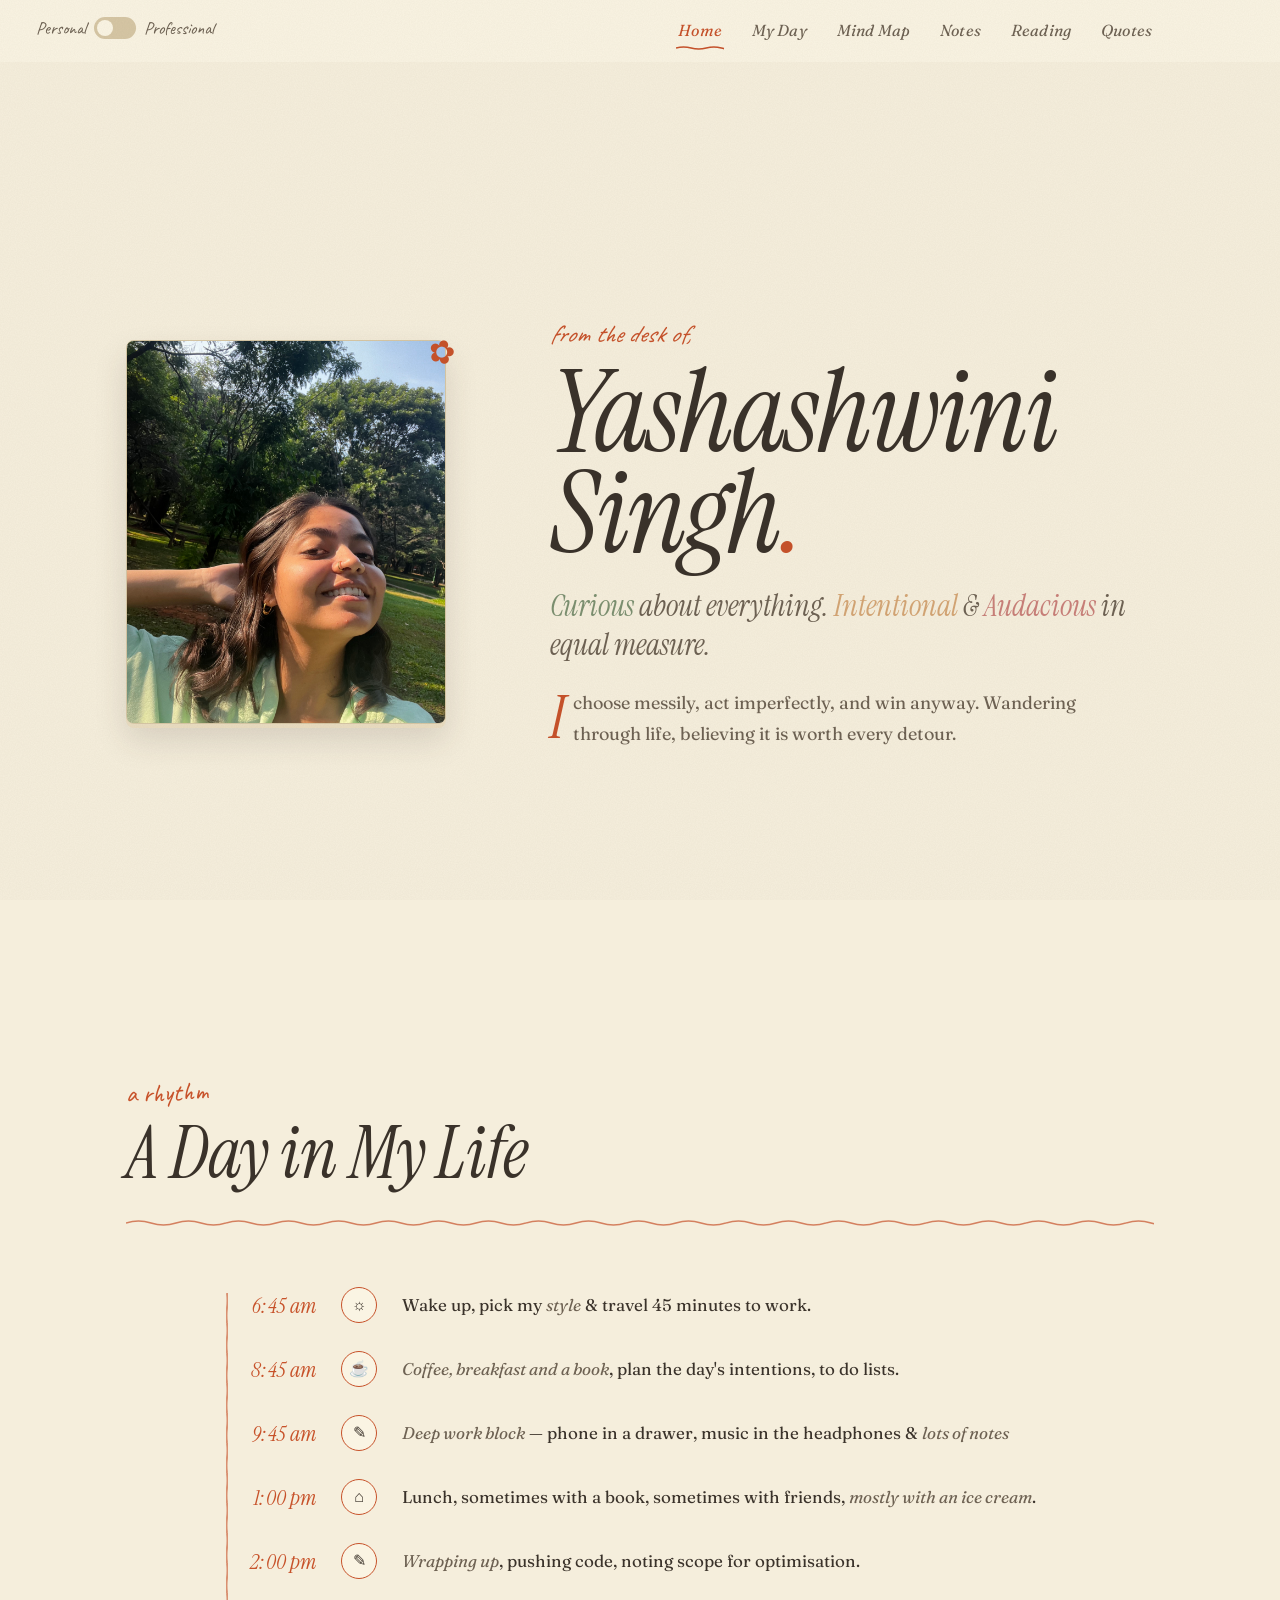
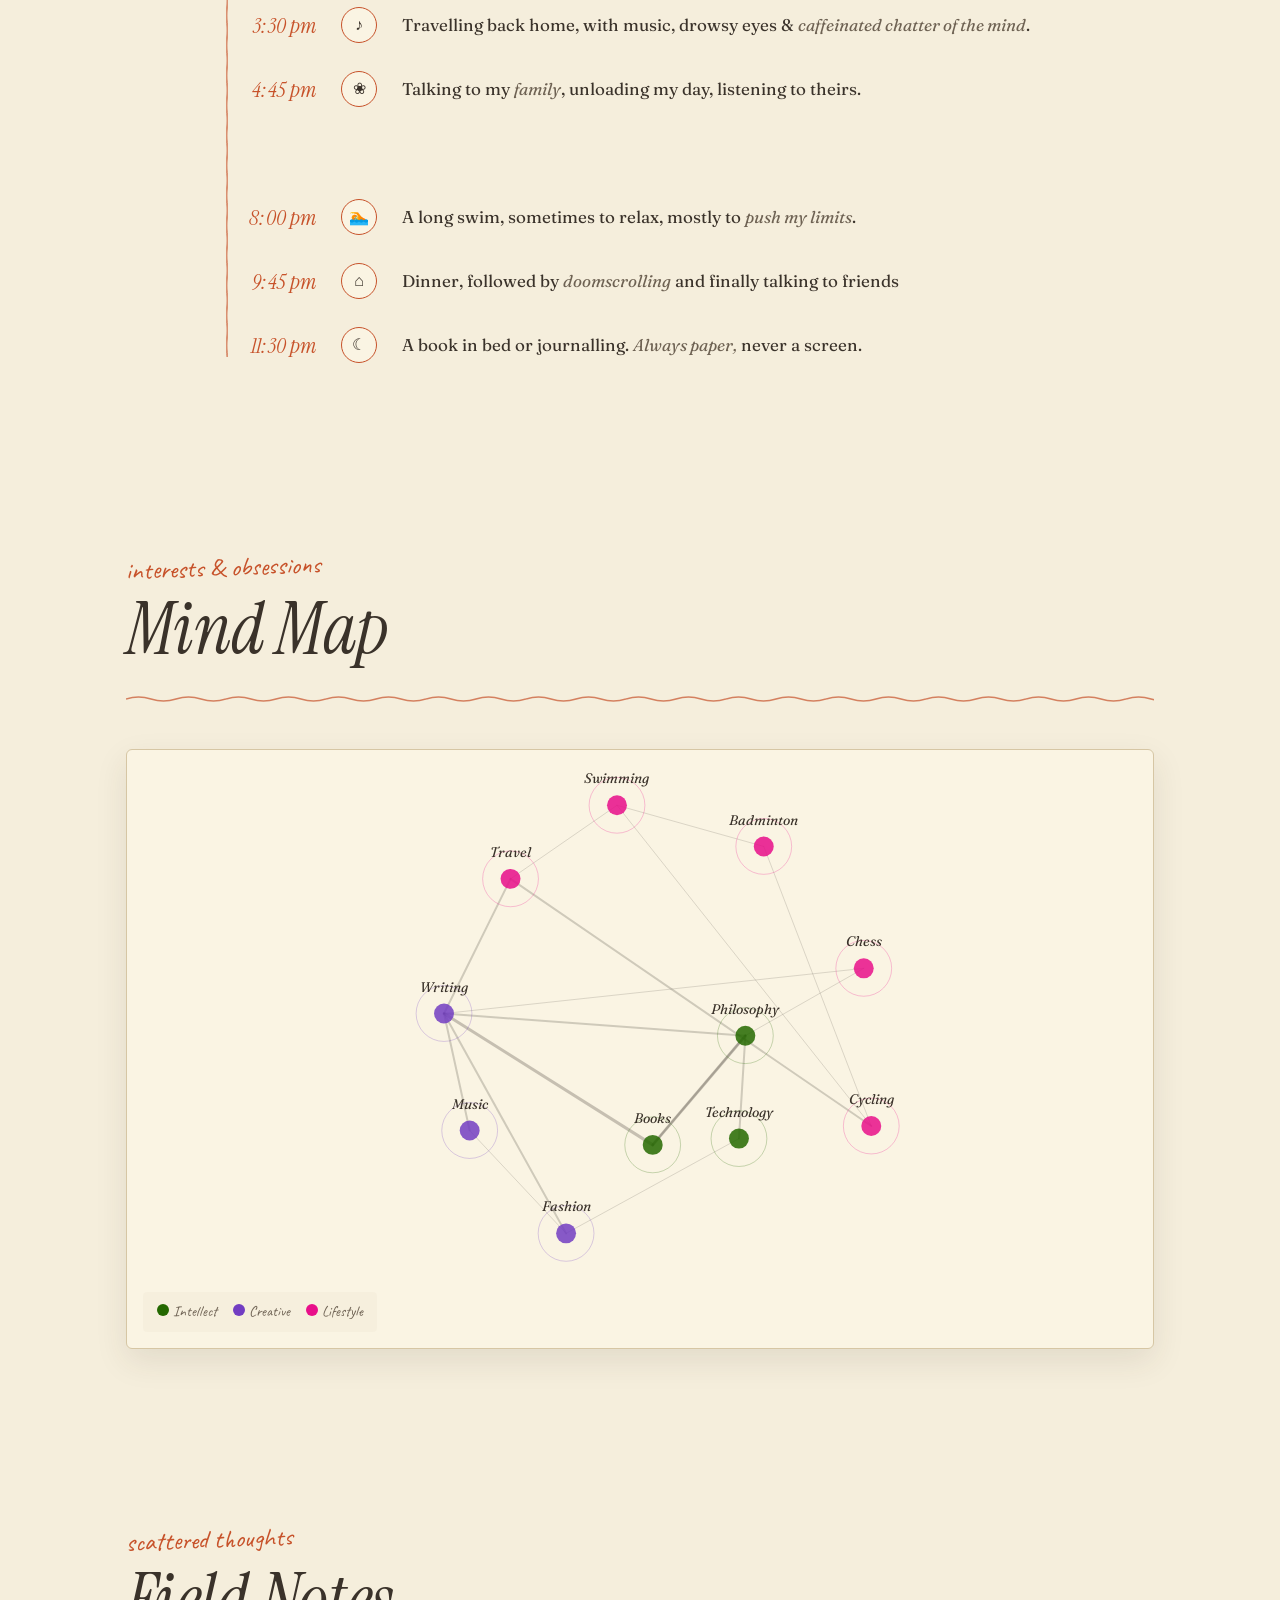
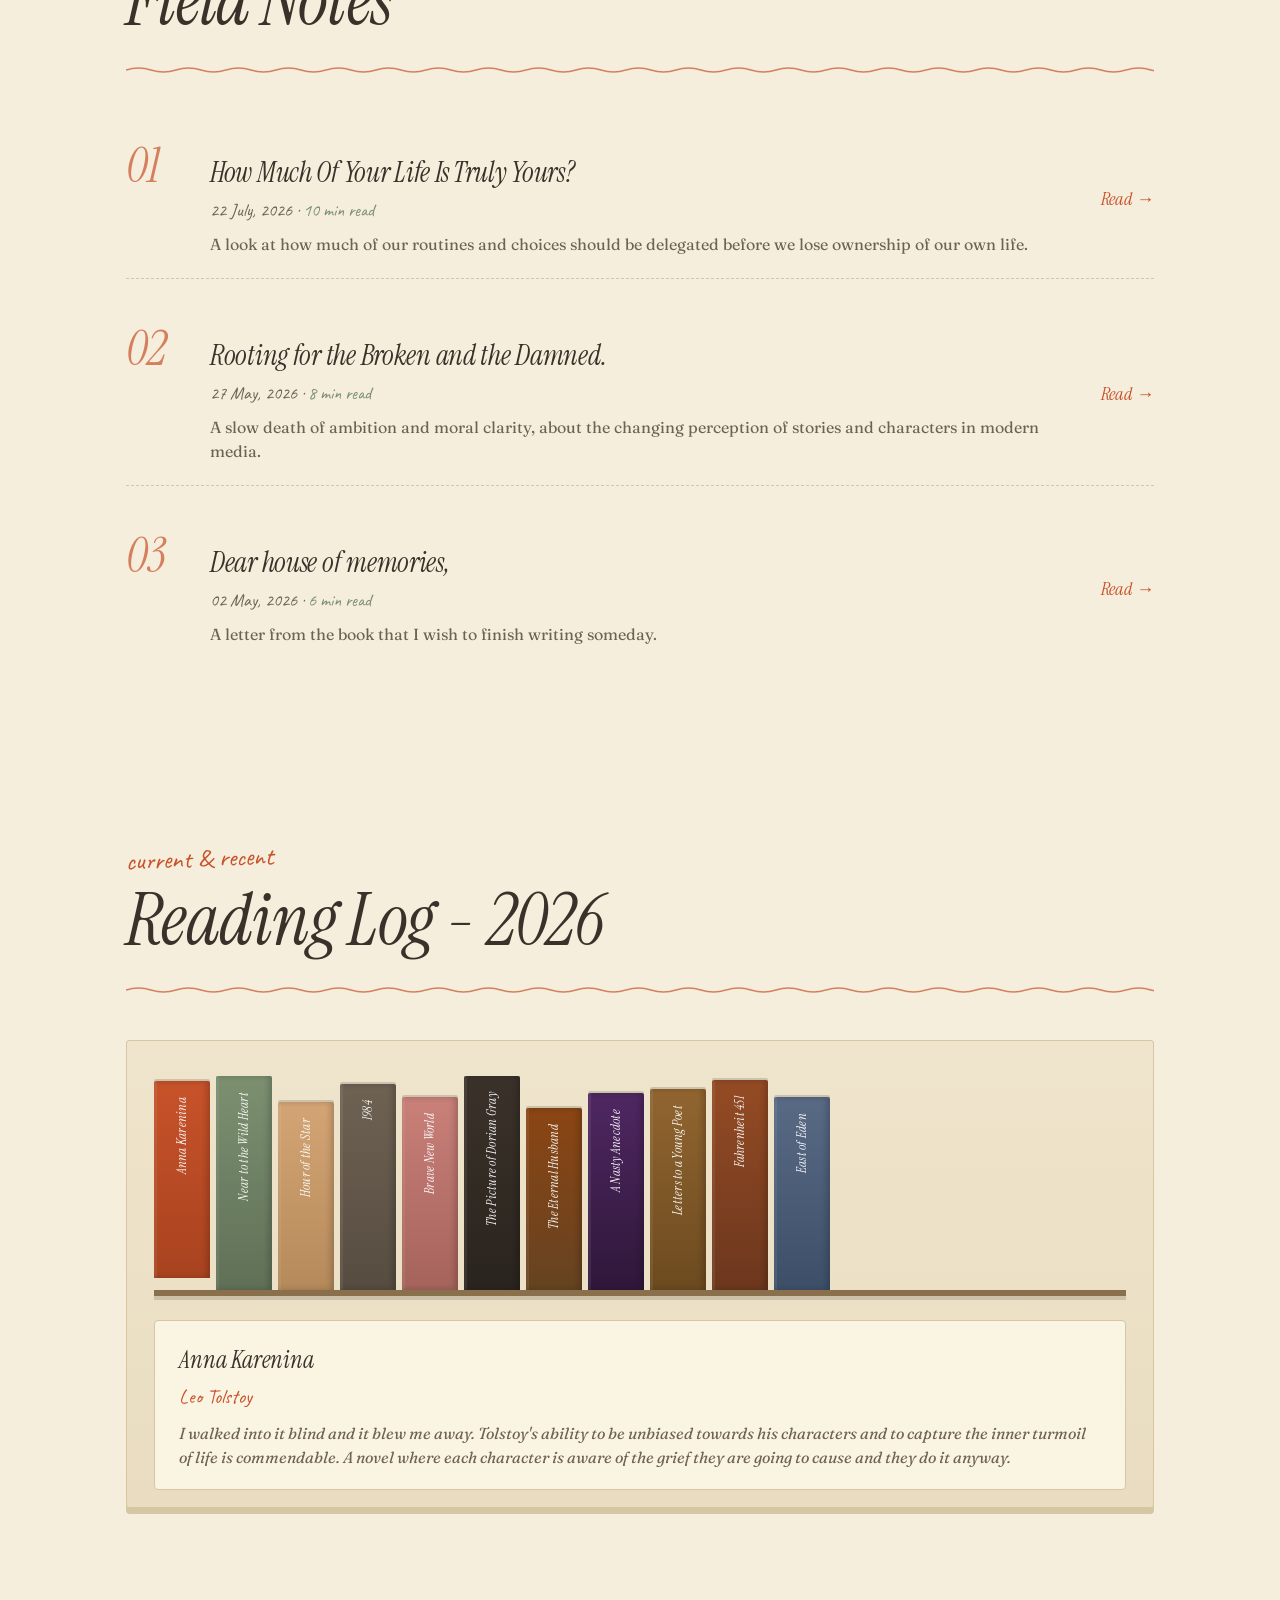
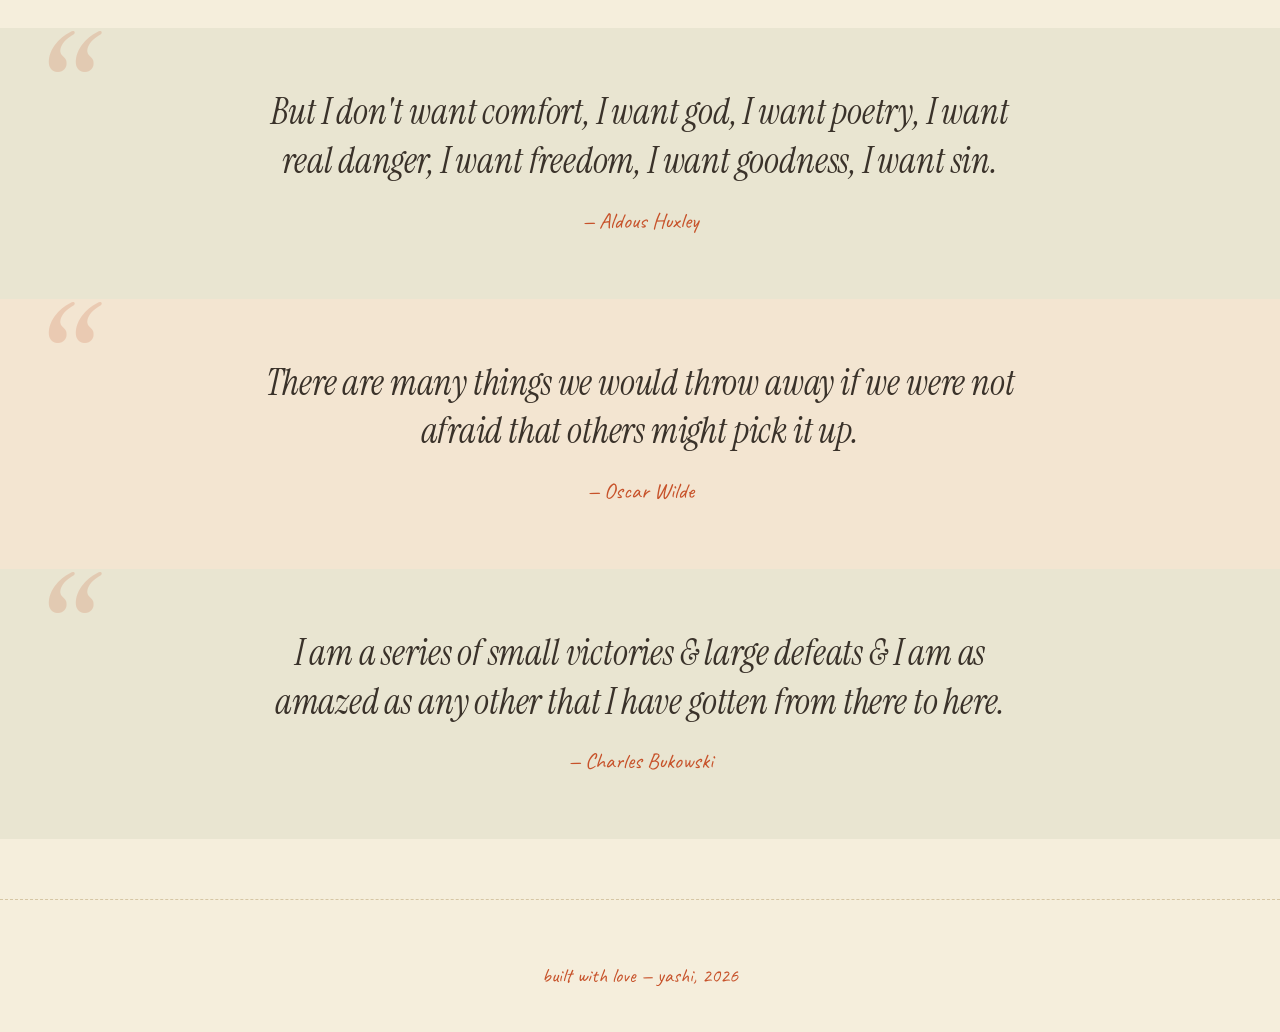
<file: index.html>
<!DOCTYPE html>
<html lang="en">
<head>
<meta charset="UTF-8">
<meta name="viewport" content="width=device-width, initial-scale=1.0">
<title>Yashashwini Singh</title>
<link rel="icon" href="logo-logo.png" type="image/png">
<link rel="preconnect" href="https://fonts.googleapis.com">
<link rel="preconnect" href="https://fonts.gstatic.com" crossorigin>
<link href="https://fonts.googleapis.com/css2?family=Instrument+Serif:ital@0;1&family=Fraunces:ital,opsz,wght@0,9..144,300..900;1,9..144,300..900&family=Caveat:wght@400;600&display=swap" rel="stylesheet">
<link rel="stylesheet" href="css/personal.css">
</head>
<body>

<!-- NAV -->
<nav class="p-nav" id="p-nav">
  <div class="mode-switch-wrap">
    <span>Personal</span>
    <input type="checkbox" id="modeToggle" class="mode-toggle">
    <span>Professional</span>
  </div>
  <div class="p-nav-inner">
    <a href="#hero">Home</a>
    <a href="#day">My Day</a>
    <a href="#mindmap">Mind Map</a>
    <a href="#notes">Notes</a>
    <a href="#books">Reading</a>
    <a href="#quotes">Quotes</a>
  </div>
</nav>

<!-- HERO -->
<section id="hero">
  <div class="p-container">
    <div class="p-hero-grid">
      <div>
        <div class="p-photo p-fade">
          <img src="IMG_6776.jpeg" alt="Yashashwini Singh" style="width: 100%; height: 100%; object-fit: cover; border-radius: 6px;">
        </div>
      </div>
      <div class="p-hero-text">
        <div class="p-hero-eyebrow p-fade">from the desk of,</div>
        <h2 class="p-hero-name p-fade">Yashashwini Singh<span class="amp">.</span></h1>
        <p class="p-hero-tagline p-fade">
          <span class="t-sage">Curious</span> about everything.
          <span class="t-ochre">Intentional </span> &amp; <span class="t-rose">Audacious</span> in equal measure.
        
        </p>
        <p class="p-hero-bio p-fade">
          I choose messily, act imperfectly, and win anyway. Wandering through life, believing it is worth every detour.
        </p>
      </div>
    </div>
  </div>
</section>

<!-- DAY IN MY LIFE -->
<section id="day" class="p-section">
  <div class="p-container">
    <div class="p-fade">
      <div class="p-section-eyebrow">a rhythm</div>
      <h2 class="p-section-title">A Day in My Life</h2>
      <div class="p-section-rule"></div>
    </div>
    <div class="p-day-list">
      <div class="p-day-item p-fade">
        <div class="p-day-time">6:45 am</div>
        <div class="p-day-icon">☼</div>
        <div class="p-day-text">Wake up, pick my <em>style</em> &amp; travel 45 minutes to work.</div>
      </div>
      <div class="p-day-item p-fade">
        <div class="p-day-time">8:45 am</div>
        <div class="p-day-icon">☕</div>
        <div class="p-day-text"><em>Coffee, breakfast and a book</em>, plan the day's intentions, to do lists.</div>
      </div>
      <div class="p-day-item p-fade">
        <div class="p-day-time">9:45 am</div>
        <div class="p-day-icon">✎</div>
        <div class="p-day-text"><em>Deep work block</em> — phone in a drawer, music in the headphones &amp; <em>lots of notes</em></div>
      </div>
      <div class="p-day-item p-fade">
        <div class="p-day-time">1:00 pm</div>
        <div class="p-day-icon">⌂</div>
        <div class="p-day-text">Lunch, sometimes with a book, sometimes with friends, <em>mostly with an ice cream</em>.</div>
      </div>
      <div class="p-day-item p-fade">
        <div class="p-day-time">2:00 pm</div>
        <div class="p-day-icon">✎</div>
        <div class="p-day-text"><em>Wrapping up</em>, pushing code, noting scope for optimisation.</div>
      </div>
      <div class="p-day-item p-fade">
        <div class="p-day-time">3:30 pm</div>
        <div class="p-day-icon">♪</div>
        <div class="p-day-text">Travelling back home, with music, drowsy eyes &amp; <em>caffeinated chatter of the mind</em>.</div>
      </div>
      <div class="p-day-item p-fade">
        <div class="p-day-time">4:45 pm</div>
        <div class="p-day-icon">❀</div>
        <div class="p-day-text">Talking to my <em>family</em>, unloading my day, listening to theirs.</div>
      </div>
      <div class="p-day-item p-fade">
        <div class="p-day-time">6:00 pm</div>
        <div class="p-day-icon">✉</div>
        <div class="p-day-text">Logging in back for work. Meetings, messages, the <em>social hours of the day</em>.</div>
      </div>
      <div class="p-day-item p-fade">
        <div class="p-day-time">8:00 pm</div>
        <div class="p-day-icon">🏊</div>
        <div class="p-day-text">A long swim, sometimes to relax, mostly to <em>push my limits</em>.</div>
      </div>
      <div class="p-day-item p-fade">
        <div class="p-day-time">9:45 pm</div>
        <div class="p-day-icon">⌂</div>
        <div class="p-day-text">Dinner, followed by <em>doomscrolling</em> and finally talking to friends</div>
      </div>
      <div class="p-day-item p-fade">
        <div class="p-day-time">11:30 pm</div>
        <div class="p-day-icon">☾</div>
        <div class="p-day-text">A book in bed or journalling. <em>Always paper,</em> never a screen.</div>
      </div>
    </div>
  </div>
</section>

<!-- MIND MAP -->
<section id="mindmap" class="p-section">
  <div class="p-container">
    <div class="p-fade">
      <div class="p-section-eyebrow">interests &amp; obsessions</div>
      <h2 class="p-section-title">Mind Map</h2>
      <div class="p-section-rule"></div>
    </div>
    <div class="p-mindmap-wrap p-fade" id="p-mindmap">
      <svg id="p-mindmap-svg" style="width:100%;height:100%;"></svg>
      <div class="p-mindmap-legend">
        <div><span class="p-swatch" style="background:#246800"></span>Intellect</div>
        <div><span class="p-swatch" style="background:#723dc2"></span>Creative</div>
        <div><span class="p-swatch" style="background:#e80f8a"></span>Lifestyle</div>
      </div>
      <div class="p-mindmap-tooltip" id="p-tooltip"></div>
    </div>
  </div>
</section>


<!-- FIELD NOTES -->
<section id="notes" class="p-section">
  <div class="p-container">
    <div class="p-fade">
      <div class="p-section-eyebrow">scattered thoughts</div>
      <h2 class="p-section-title">Field Notes</h2>
      <div class="p-section-rule"></div>
    </div>
    <div class="p-notes-list">
      <div class="p-note p-fade">
        <div class="p-note-num">01</div>
        <div>
          <h3 class="p-note-title">How Much Of Your Life Is Truly Yours?</h3>
          <div class="p-note-meta">22 July, 2026 · <span>10 min read</span></div>
          <p class="p-note-teaser">A look at how much of our routines and choices should be delegated before we lose ownership of our own life.</p>
        </div>
        <a href="outsourcing-life.html" class="p-note-read">Read →</a>
      </div>
      <div class="p-note p-fade">
        <div class="p-note-num">02</div>
        <div>
          <h3 class="p-note-title">Rooting for the Broken and the Damned.</h3>
          <div class="p-note-meta">27 May, 2026 · <span>8 min read</span></div>
          <p class="p-note-teaser">A slow death of ambition and moral clarity, about the changing perception of stories and characters in modern media.</p>
        </div>
        <a href="victims_villains_heroes.html" class="p-note-read">Read →</a>
      </div>
      <div class="p-note p-fade">
        <div class="p-note-num">03</div>
        <div>
          <h3 class="p-note-title">Dear house of memories,</h3>
          <div class="p-note-meta">02 May, 2026 · <span>6 min read</span></div>
          <p class="p-note-teaser">A letter from the book that I wish to finish writing someday.</p>
        </div>
        <a href="dear-house-of-memories.html" class="p-note-read">Read →</a>
    </div>
  </div>
</section>

<!-- Travel section moved to travel-section.html -->

<!-- READING LOG -->
<section id="books" class="p-section">
  <div class="p-container">
    <div class="p-fade">
      <div class="p-section-eyebrow">current &amp; recent</div>
      <h2 class="p-section-title">Reading Log - 2026</h2>
      <div class="p-section-rule"></div>
    </div>
    <div class="p-shelf-wrap p-fade">
      <div class="p-shelf" id="p-shelf">
        <div class="p-book" data-index="0"><span>Anna Karenina</span></div>
        <div class="p-book" data-index="1"><span>Near to the Wild Heart</span></div>
        <div class="p-book" data-index="2"><span>Hour of the Star</span></div>
        <div class="p-book" data-index="3"><span>1984</span></div>
        <div class="p-book" data-index="4"><span>Brave New World</span></div>
        <div class="p-book" data-index="5"><span>The Picture of Dorian Gray</span></div>
        <div class="p-book" data-index="6"><span>The Eternal Husband</span></div>
        <div class="p-book" data-index="7"><span>A Nasty Anecdote</span></div>
        <div class="p-book" data-index="8"><span>Letters to a Young Poet</span></div>
        <div class="p-book" data-index="9"><span>Fahrenheit 451</span></div>
        <div class="p-book" data-index="10"><span>East of Eden</span></div>
      </div>
      <div class="p-book-card" id="p-book-card">
        <h4 id="bc-title"></h4>
        <div class="p-book-author" id="bc-author"></div>
        <p id="bc-reaction"></p>
      </div>
    </div>
  </div>
</section>

<!-- QUOTES BAND -->
<div id="quotes" class="p-quotes p-fade">
  <div class="p-quote">
    <p class="p-quote-text">But I don't want comfort, I want god, I want poetry, I want real danger, I want freedom, I want goodness, I want sin.</p>
    <div class="p-quote-attr">— Aldous Huxley</div>
  </div>
  <div class="p-quote">
    <p class="p-quote-text">There are many things we would throw away if we were not afraid that others might pick it up.</p>
    <div class="p-quote-attr">— Oscar Wilde</div>
  </div>
  <div class="p-quote">
    <p class="p-quote-text">I am a series of small victories &amp; large defeats &amp; I am as amazed as any other that I have gotten from there to here.</p>
    <div class="p-quote-attr">— Charles Bukowski</div>
  </div>
</div>

<!-- FOOTER -->
<footer class="p-footer">
  built with love — yashi, 2026
</footer>

<script src="js/personal.js"></script>
</body>
</html>
</file>
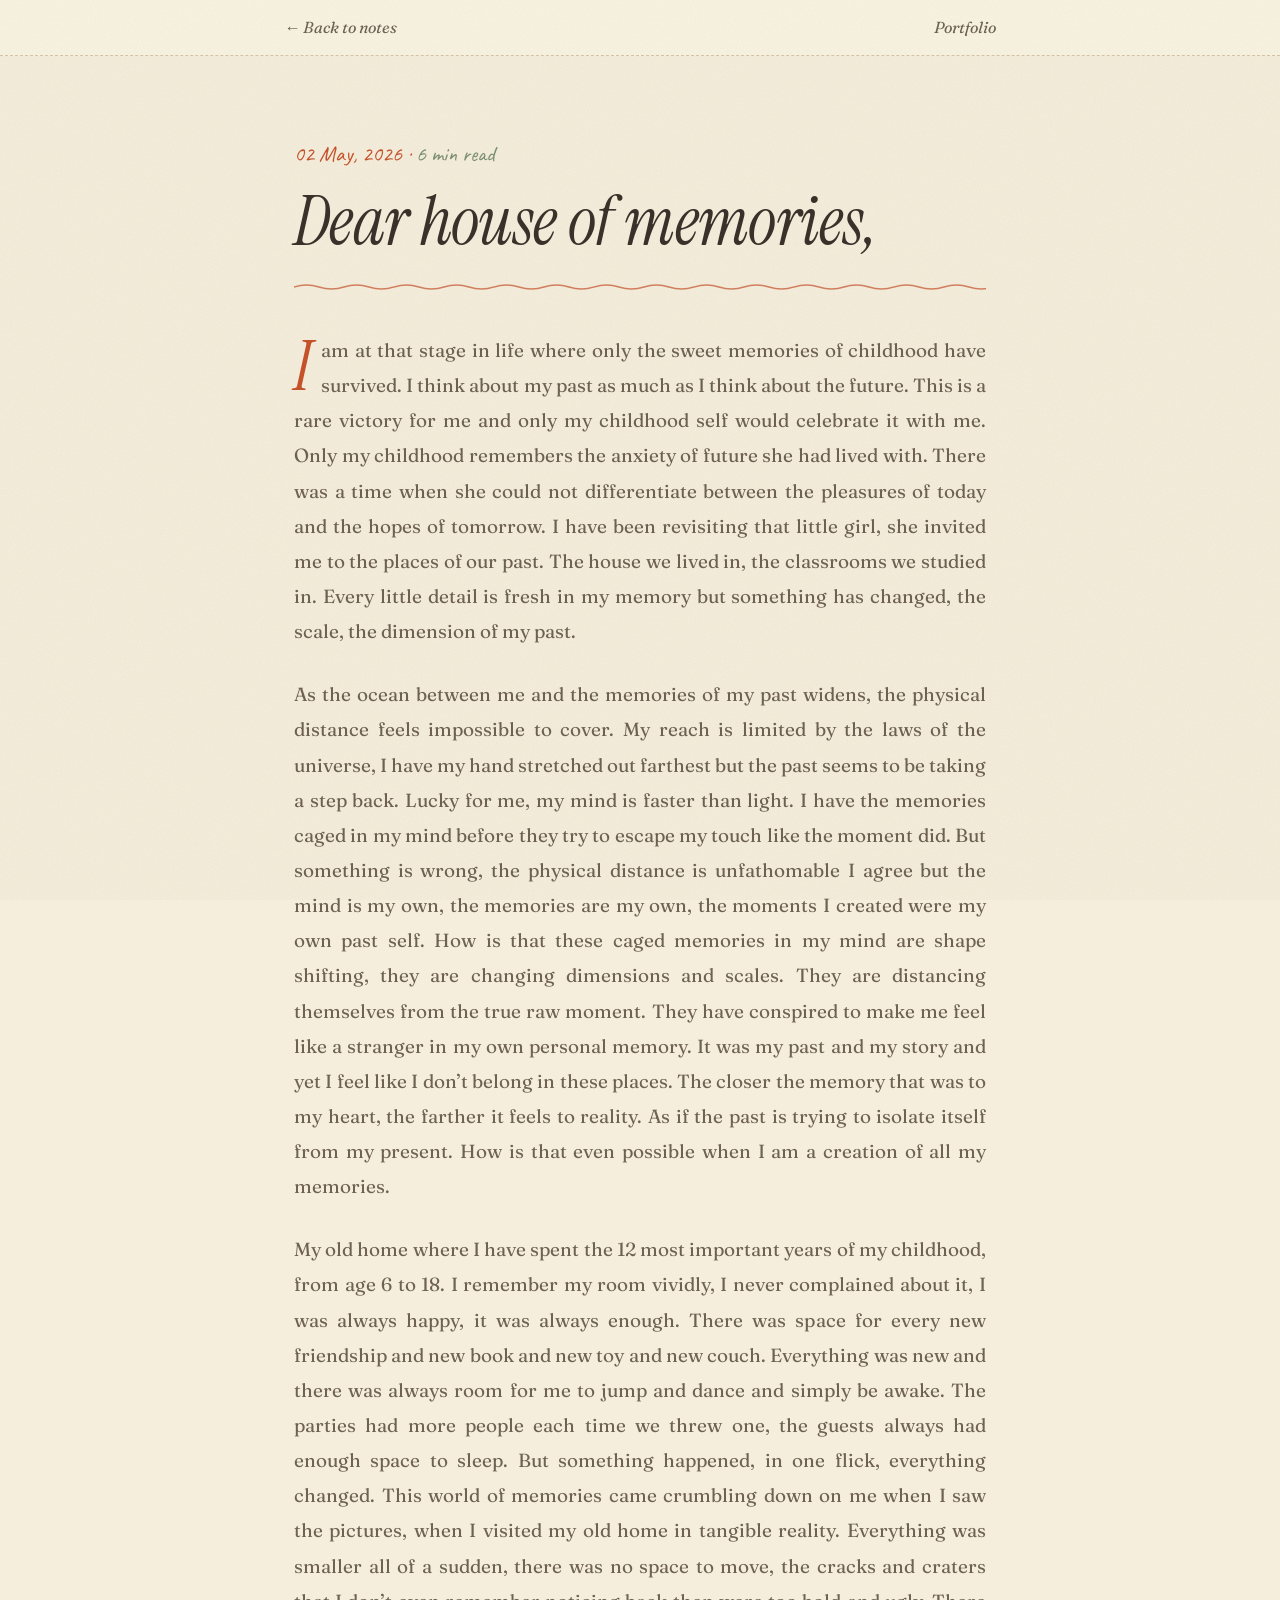
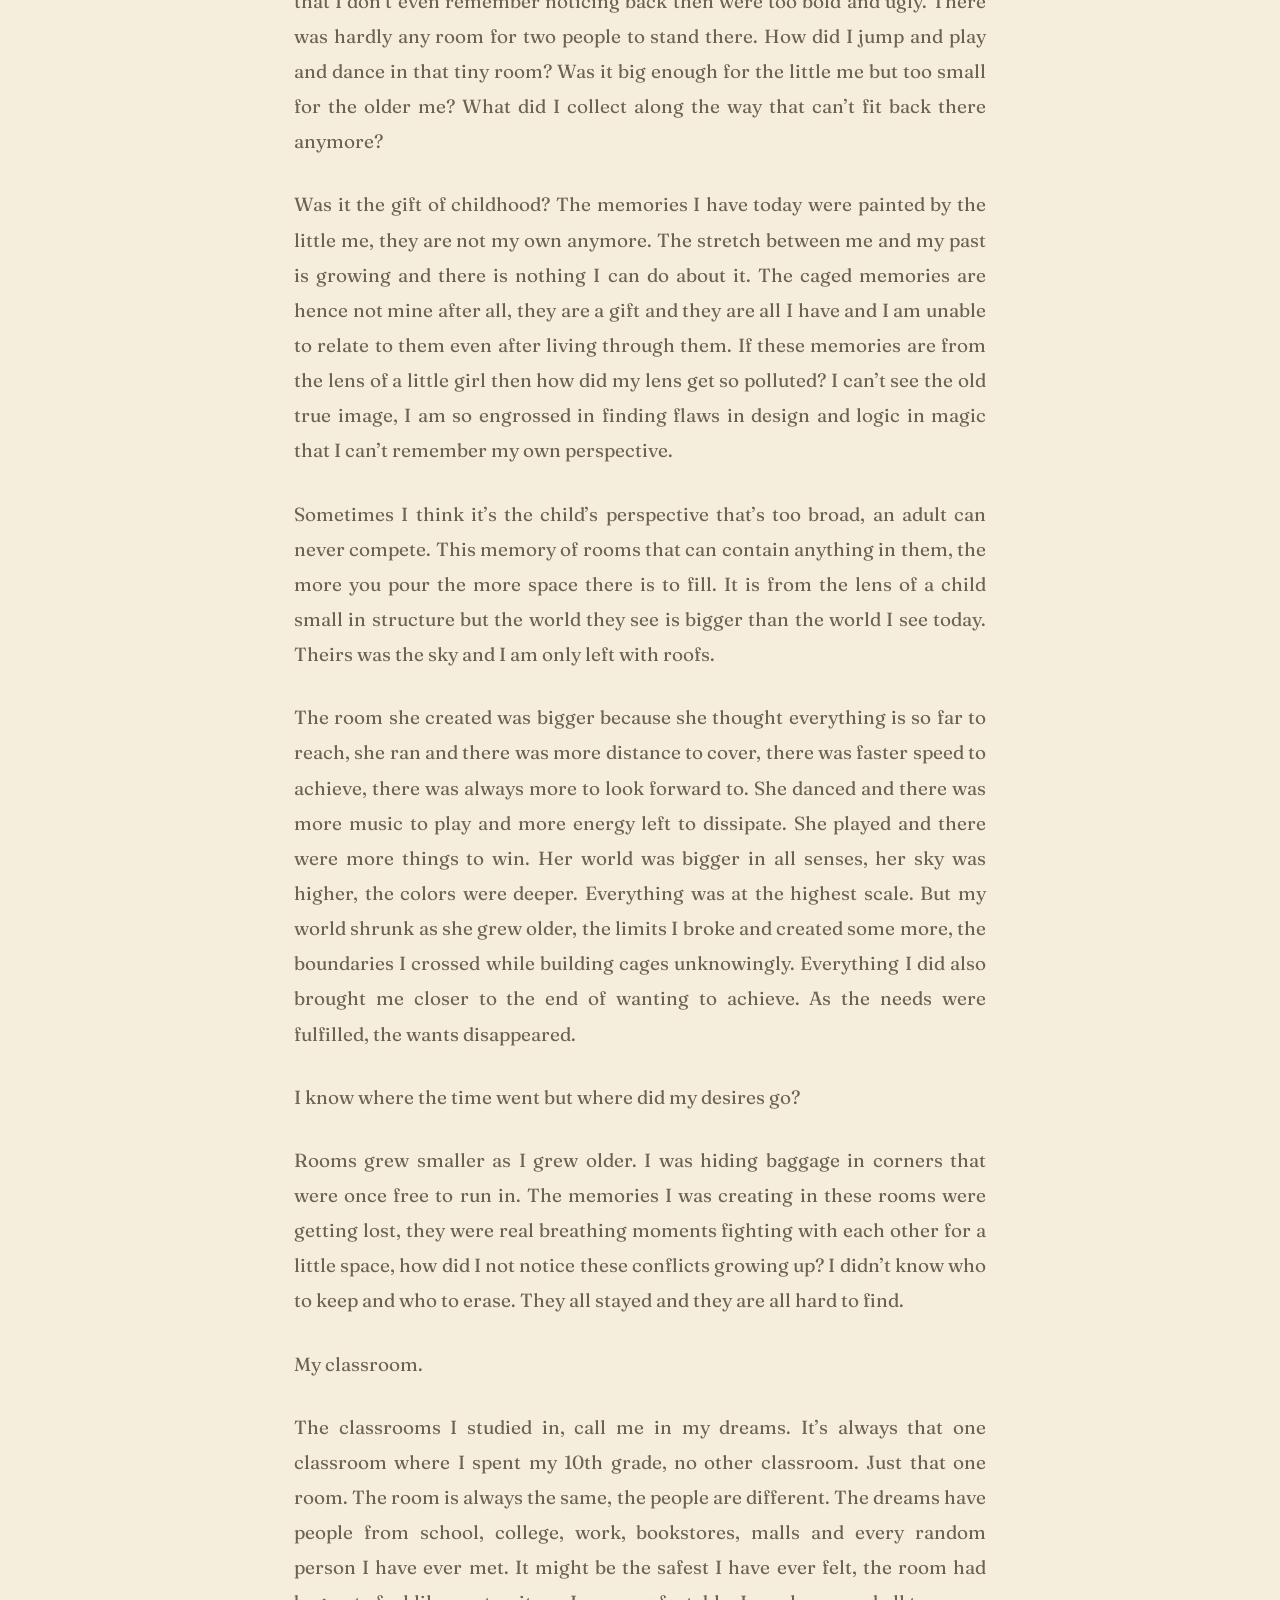
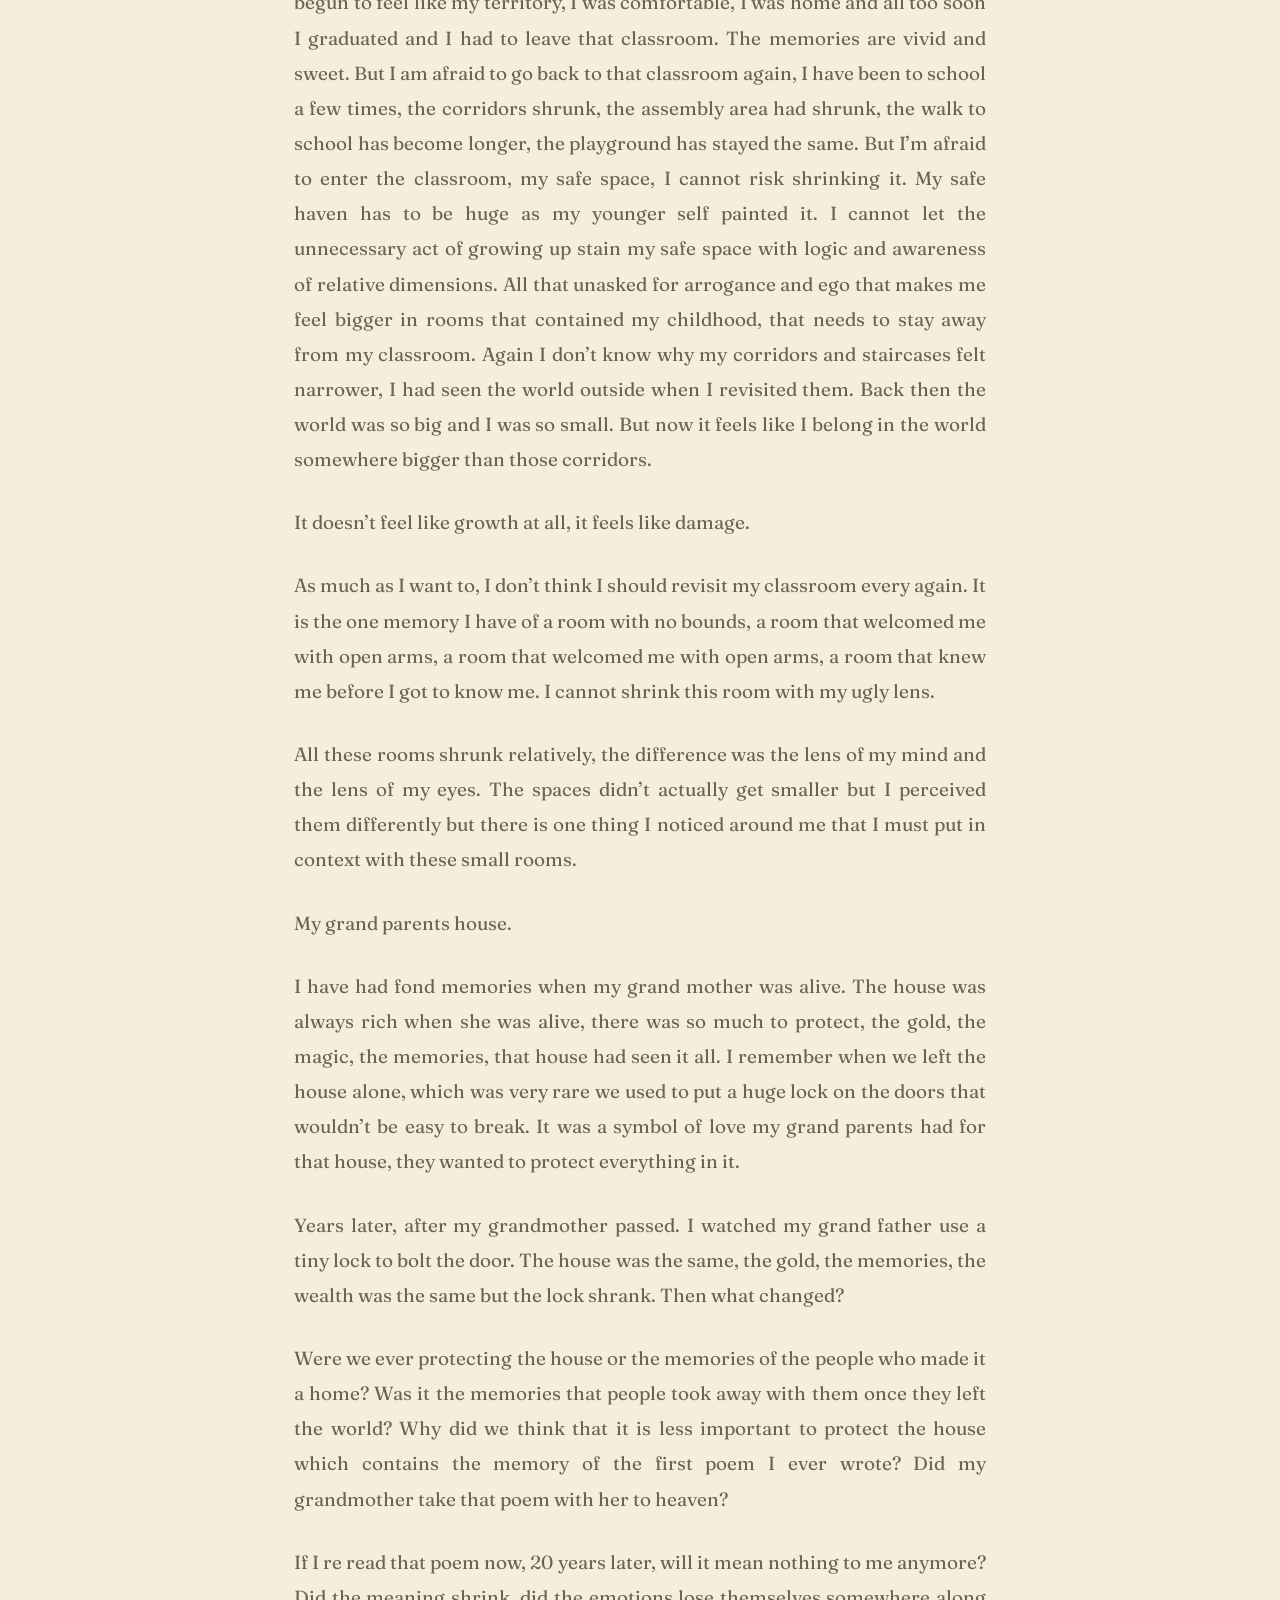
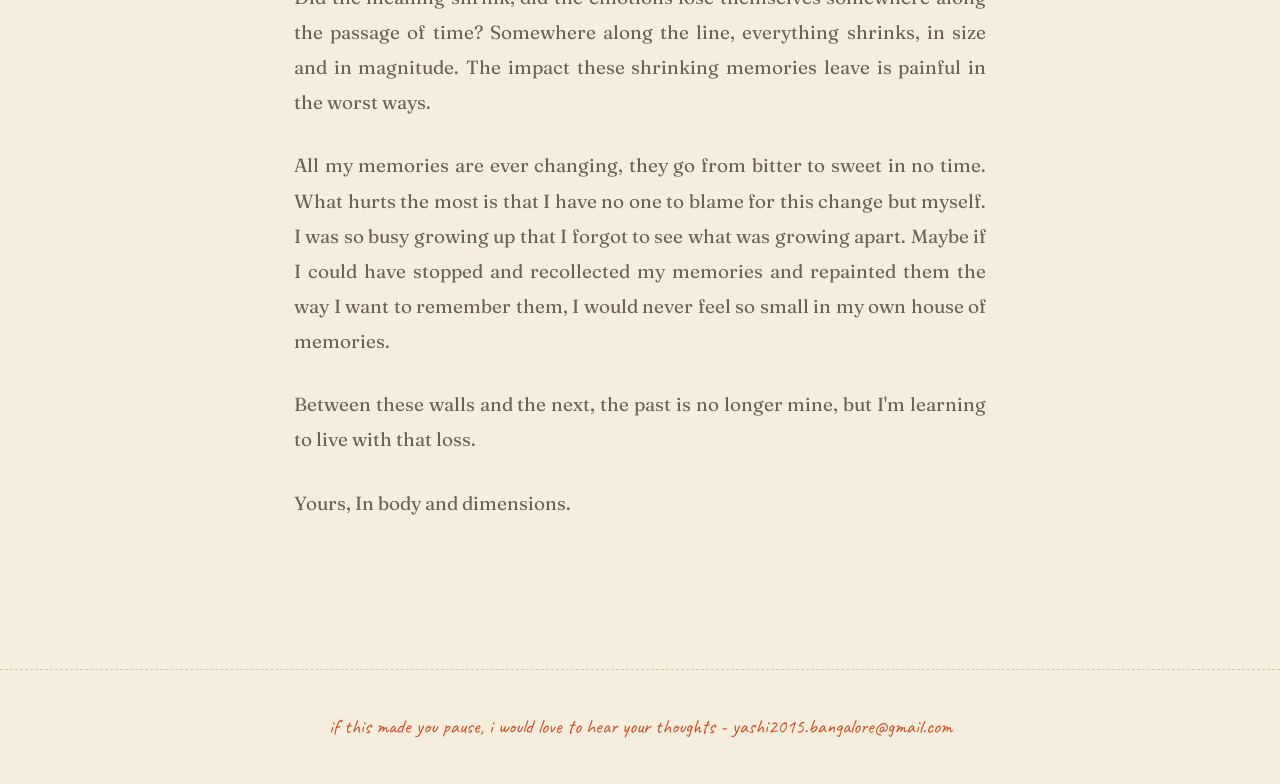
<file: dear-house-of-memories.html>
<!DOCTYPE html>
<html lang="en">
<head>
<meta charset="UTF-8">
<meta name="viewport" content="width=device-width, initial-scale=1.0">
<title>Dear house of memories,</title>
<link rel="preconnect" href="https://fonts.googleapis.com">
<link rel="preconnect" href="https://fonts.gstatic.com" crossorigin>
<link href="https://fonts.googleapis.com/css2?family=Instrument+Serif:ital@0;1&family=Fraunces:ital,opsz,wght@0,9..144,300..900;1,9..144,300..900&family=Caveat:wght@400;600&display=swap" rel="stylesheet">
<link rel="stylesheet" href="css/article.css">
</head>
<body>

<nav class="p-nav">
  <div class="p-nav-inner">
    <a href="index.html#notes">← Back to notes</a>
    <a href="index.html">Portfolio</a>
  </div>
</nav>

<article class="essay-container">
  <header>
    <div class="essay-meta">02 May, 2026 · <span>6 min read</span></div>
    <h1 class="essay-title">Dear house of memories,</h1>
    <div class="p-section-rule"></div>
  </header>

  <div class="essay-content">
    <p>I am at that stage in life where only the sweet memories of childhood have survived. I think about my past as much as I think about the future. This is a rare victory for me and only my childhood self would celebrate it with me. Only my childhood remembers the anxiety of future she had lived with. There was a time when she could not differentiate between the pleasures of today and the hopes of tomorrow. I have been revisiting that little girl, she invited me to the places of our past. The house we lived in, the classrooms we studied in. Every little detail is fresh in my memory but something has changed, the scale, the dimension of my past.</p>

    <p>As the ocean between me and the memories of my past widens, the physical distance feels impossible to cover. My reach is limited by the laws of the universe, I have my hand stretched out farthest but the past seems to be taking a step back. Lucky for me, my mind is faster than light. I have the memories caged in my mind before they try to escape my touch like the moment did. But something is wrong, the physical distance is unfathomable I agree but the mind is my own, the memories are my own, the moments I created were my own past self. How is that these caged memories in my mind are shape shifting, they are changing dimensions and scales. They are distancing themselves from the true raw moment. They have conspired to make me feel like a stranger in my own personal memory. It was my past and my story and yet I feel like I don’t belong in these places. The closer the memory that was to my heart, the farther it feels to reality. As if the past is trying to isolate itself from my present. How is that even possible when I am a creation of all my memories.</p>

    <p>My old home where I have spent the 12 most important years of my childhood, from age 6 to 18. I remember my room vividly, I never complained about it, I was always happy, it was always enough. There was space for every new friendship and new book and new toy and new couch. Everything was new and there was always room for me to jump and dance and simply be awake. The parties had more people each time we threw one, the guests always had enough space to sleep. But something happened, in one flick, everything changed. This world of memories came crumbling down on me when I saw the pictures, when I visited my old home in tangible reality. Everything was smaller all of a sudden, there was no space to move, the cracks and craters that I don’t even remember noticing back then were too bold and ugly. There was hardly any room for two people to stand there. How did I jump and play and dance in that tiny room? Was it big enough for the little me but too small for the older me? What did I collect along the way that can’t fit back there anymore?</p>

    <p>Was it the gift of childhood? The memories I have today were painted by the little me, they are not my own anymore. The stretch between me and my past is growing and there is nothing I can do about it. The caged memories are hence not mine after all, they are a gift and they are all I have and I am unable to relate to them even after living through them. If these memories are from the lens of a little girl then how did my lens get so polluted? I can’t see the old true image, I am so engrossed in finding flaws in design and logic in magic that I can’t remember my own perspective.</p>

    <p>Sometimes I think it’s the child’s perspective that’s too broad, an adult can never compete. This memory of rooms that can contain anything in them, the more you pour the more space there is to fill. It is from the lens of a child small in structure but the world they see is bigger than the world I see today. Theirs was the sky and I am only left with roofs.</p>

    <p>The room she created was bigger because she thought everything is so far to reach, she ran and there was more distance to cover, there was faster speed to achieve, there was always more to look forward to. She danced and there was more music to play and more energy left to dissipate. She played and there were more things to win. Her world was bigger in all senses, her sky was higher, the colors were deeper. Everything was at the highest scale. But my world shrunk as she grew older, the limits I broke and created some more, the boundaries I crossed while building cages unknowingly. Everything I did also brought me closer to the end of wanting to achieve. As the needs were fulfilled, the wants disappeared.</p>

    <p>I know where the time went but where did my desires go?</p>

    <p>Rooms grew smaller as I grew older. I was hiding baggage in corners that were once free to run in. The memories I was creating in these rooms were getting lost, they were real breathing moments fighting with each other for a little space, how did I not notice these conflicts growing up? I didn’t know who to keep and who to erase. They all stayed and they are all hard to find.</p>

    <p> My classroom.</p>

    <p>The classrooms I studied in, call me in my dreams. It’s always that one classroom where I spent my 10th grade, no other classroom. Just that one room. The room is always the same, the people are different. The dreams have people from school, college, work, bookstores, malls and every random person I have ever met. It might be the safest I have ever felt, the room had begun to feel like my territory, I was comfortable, I was home and all too soon I graduated and I had to leave that classroom. The memories are vivid and sweet. But I am afraid to go back to that classroom again, I have been to school a few times, the corridors shrunk, the assembly area had shrunk, the walk to school has become longer, the playground has stayed the same. But I’m afraid to enter the classroom, my safe space, I cannot risk shrinking it. My safe haven has to be huge as my younger self painted it. I cannot let the unnecessary act of growing up stain my safe space with logic and awareness of relative dimensions. All that unasked for arrogance and ego that makes me feel bigger in rooms that contained my childhood, that needs to stay away from my classroom. Again I don’t know why my corridors and staircases felt narrower, I had seen the world outside when I revisited them. Back then the world was so big and I was so small. But now it feels like I belong in the world somewhere bigger than those corridors.</p>

    <p>It doesn’t feel like growth at all, it feels like damage.</p>

    <p>As much as I want to, I don’t think I should revisit my classroom every again. It is the one memory I have of a room with no bounds, a room that welcomed me with open arms, a room that welcomed me with open arms, a room that knew me before I got to know me. I cannot shrink this room with my ugly lens.</p>

    <p>All these rooms shrunk relatively, the difference was the lens of my mind and the lens of my eyes. The spaces didn’t actually get smaller but I perceived them differently but there is one thing I noticed around me that I must put in context with these small rooms.</p>

    <p>My grand parents house.</p>

    <p>I have had fond memories when my grand mother was alive. The house was always rich when she was alive, there was so much to protect, the gold, the magic, the memories, that house had seen it all. I remember when we left the house alone, which was very rare we used to put a huge lock on the doors that wouldn’t be easy to break. It was a symbol of love my grand parents had for that house, they wanted to protect everything in it.</p>

    <p>Years later, after my grandmother passed. I watched my grand father use a tiny lock to bolt the door. The house was the same, the gold, the memories, the wealth was the same but the lock shrank. Then what changed?</p>

    <p>Were we ever protecting the house or the memories of the people who made it a home? Was it the memories that people took away with them once they left the world? Why did we think that it is less important to protect the house which contains the memory of the first poem I ever wrote? Did my grandmother take that poem with her to heaven?</p>

    <p>If I re read that poem now, 20 years later, will it mean nothing to me anymore? Did the meaning shrink, did the emotions lose themselves somewhere along the passage of time? Somewhere along the line, everything shrinks, in size and in magnitude. The impact these shrinking memories leave is painful in the worst ways.</p>

    <p>All my memories are ever changing, they go from bitter to sweet in no time. What hurts the most is that I have no one to blame for this change but myself. I was so busy growing up that I forgot to see what was growing apart. Maybe if I could have stopped and recollected my memories and repainted them the way I want to remember them, I would never feel so small in my own house of memories.</p>

    <p>Between these walls and the next, the past is no longer mine, but I'm learning to live with that loss.</p>

    <p>Yours, In body and dimensions.</p>

  </div>

</article>

<footer class="p-footer">
  if this made you pause, i would love to hear your thoughts - <a href="mailto:yashi2015.bangalore@gmail.com">yashi2015.bangalore@gmail.com</a>
</footer>

</body>
</html>
</file>
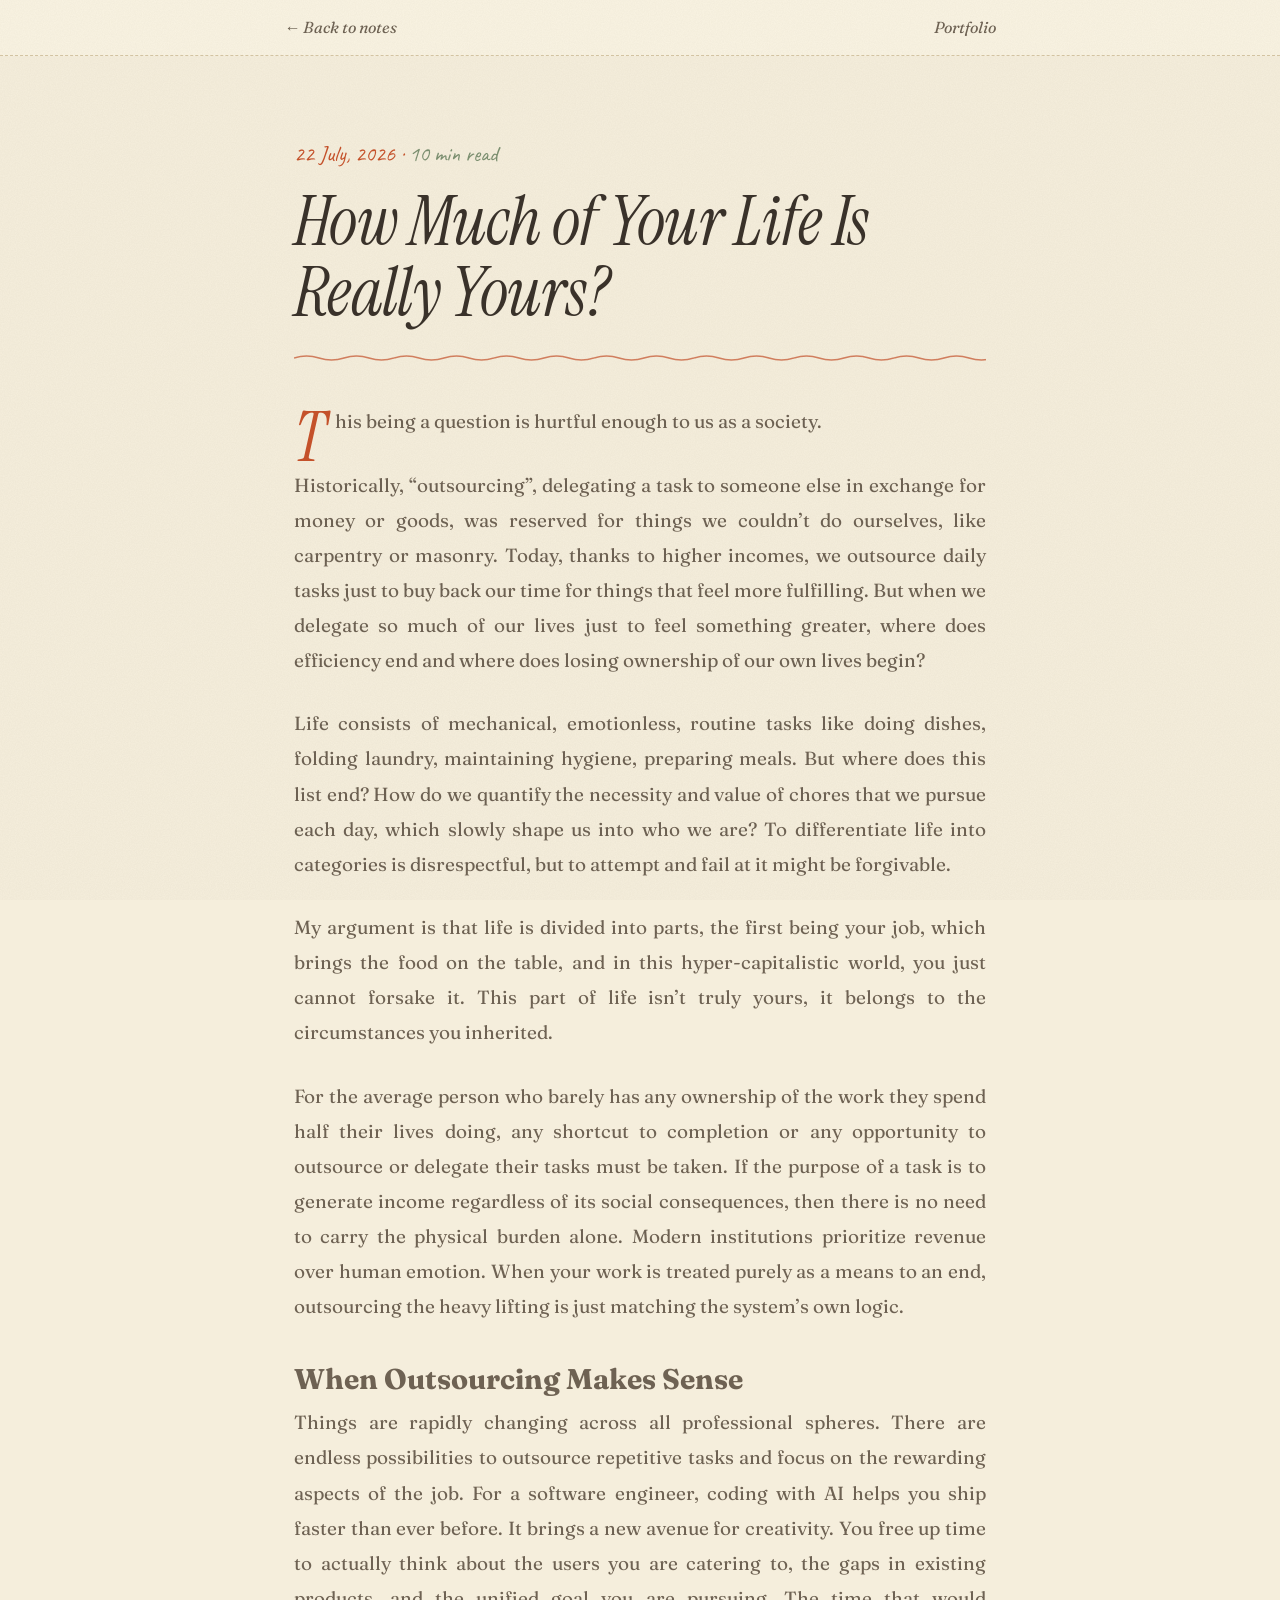
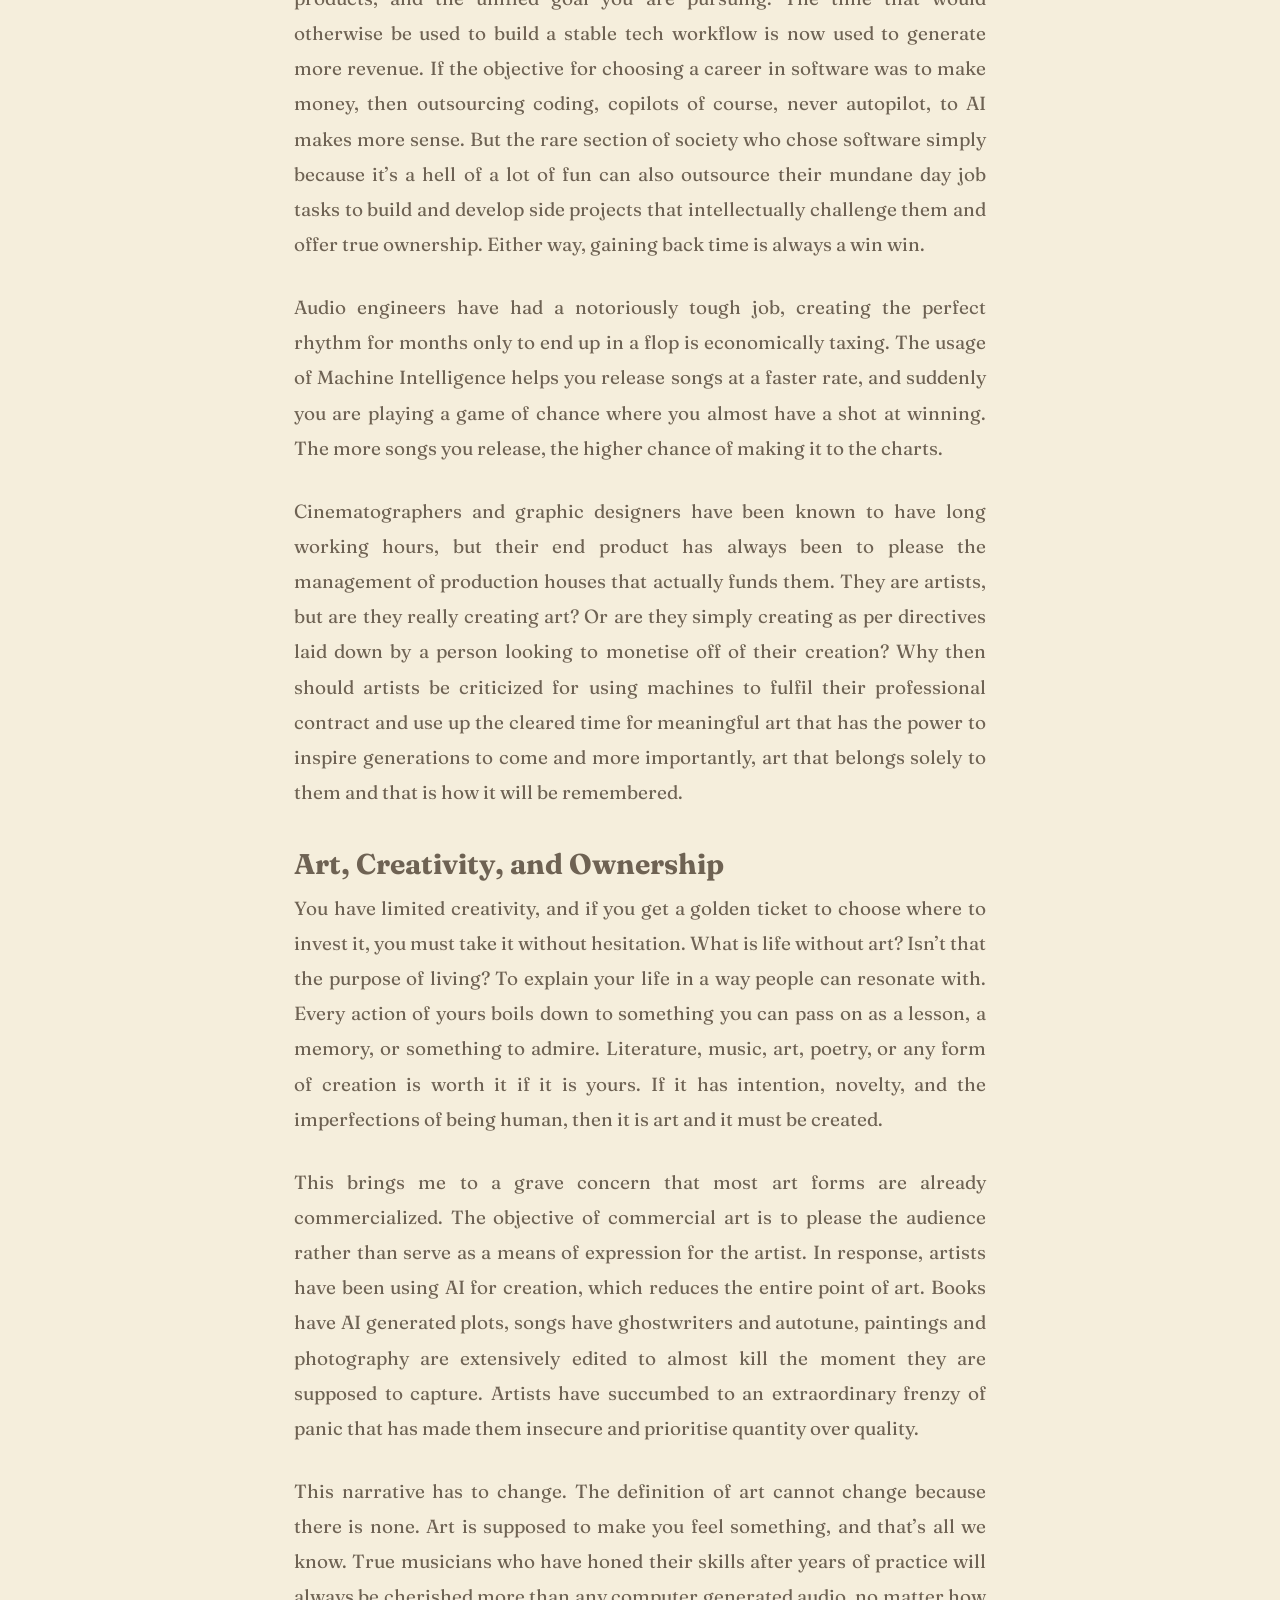
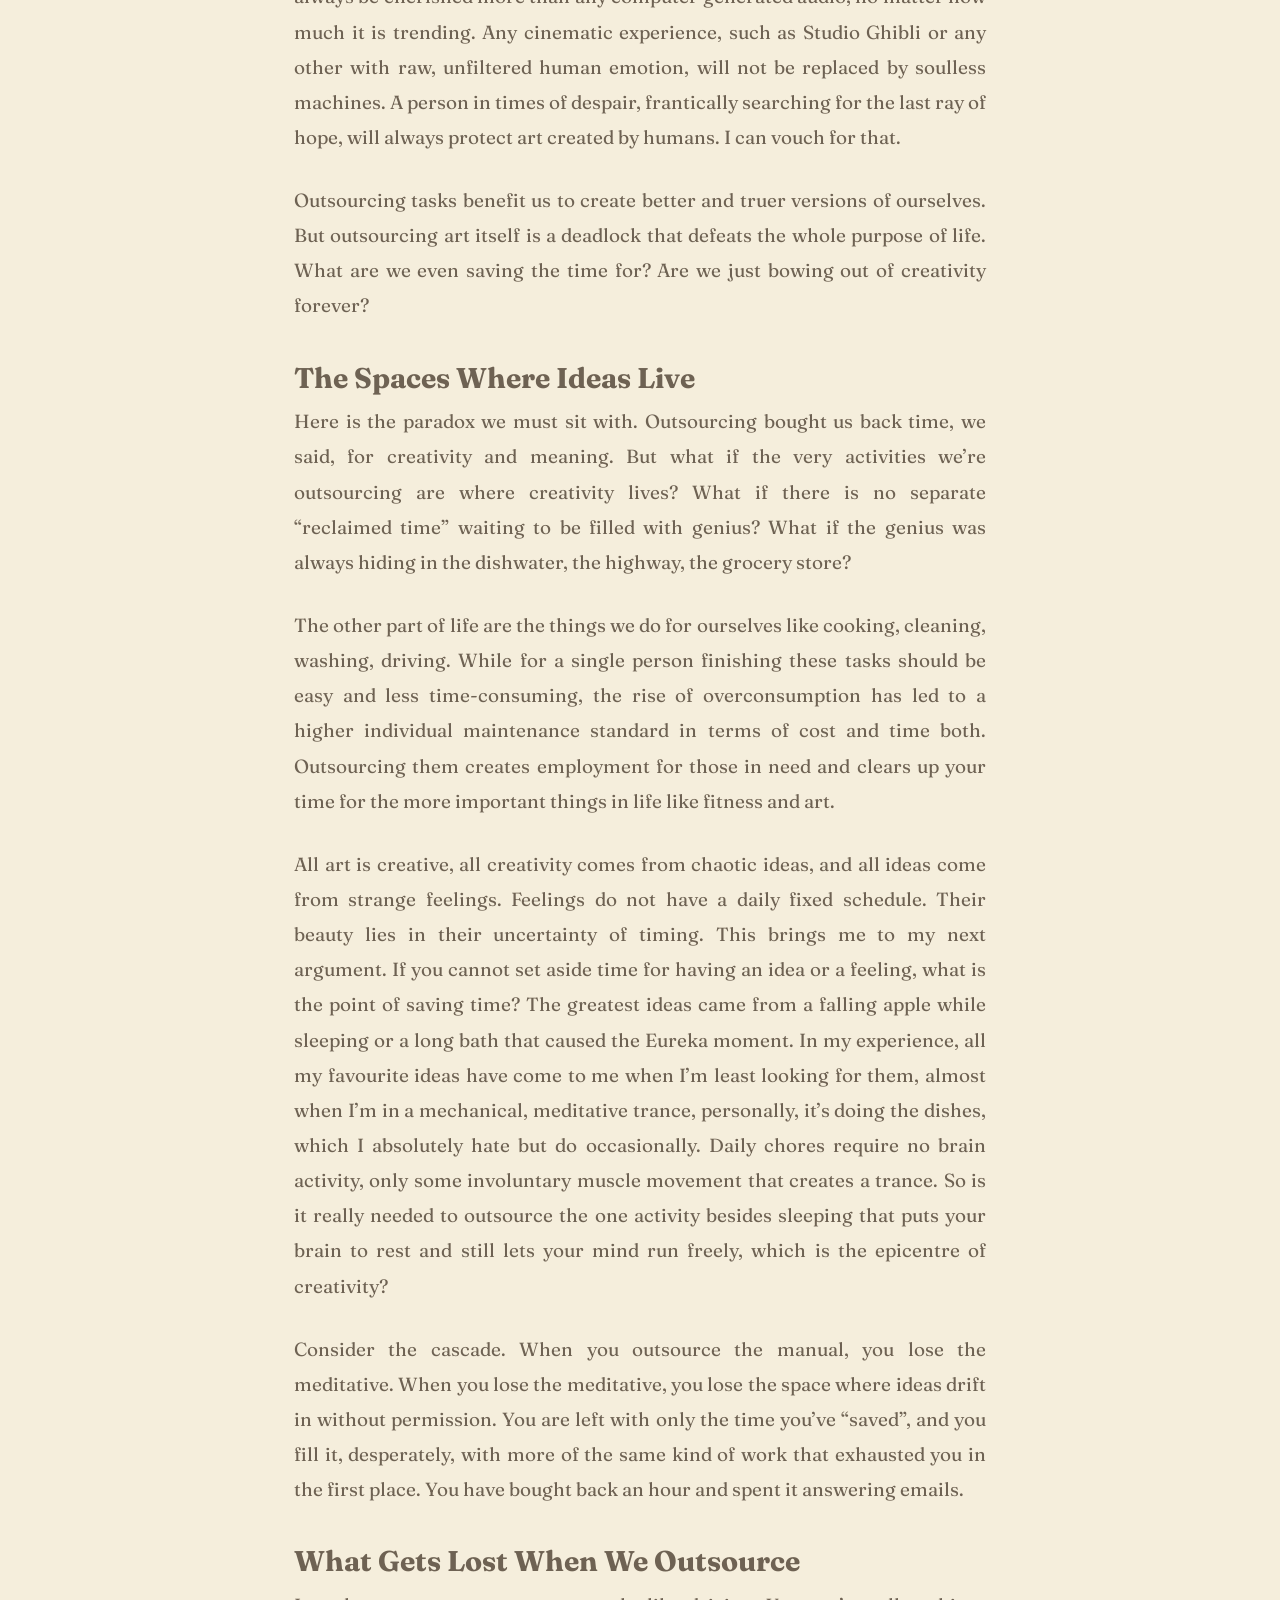
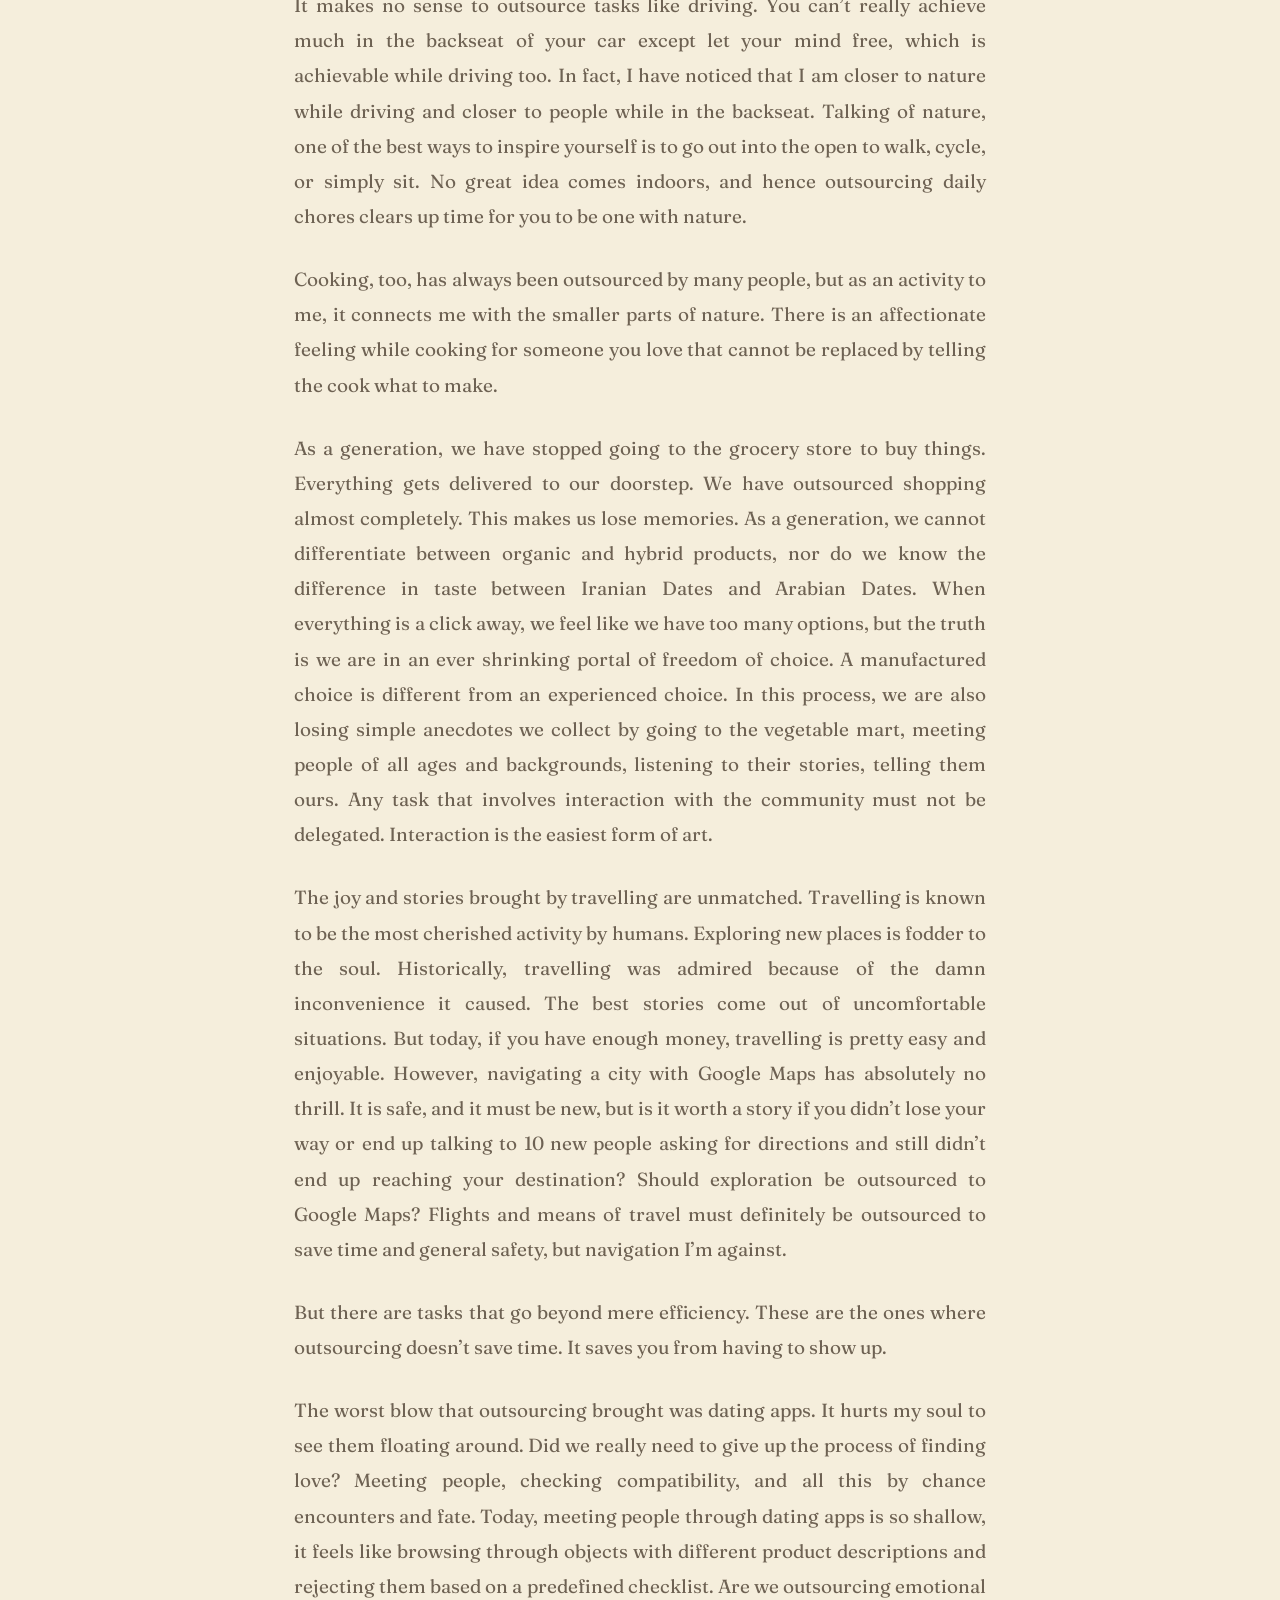
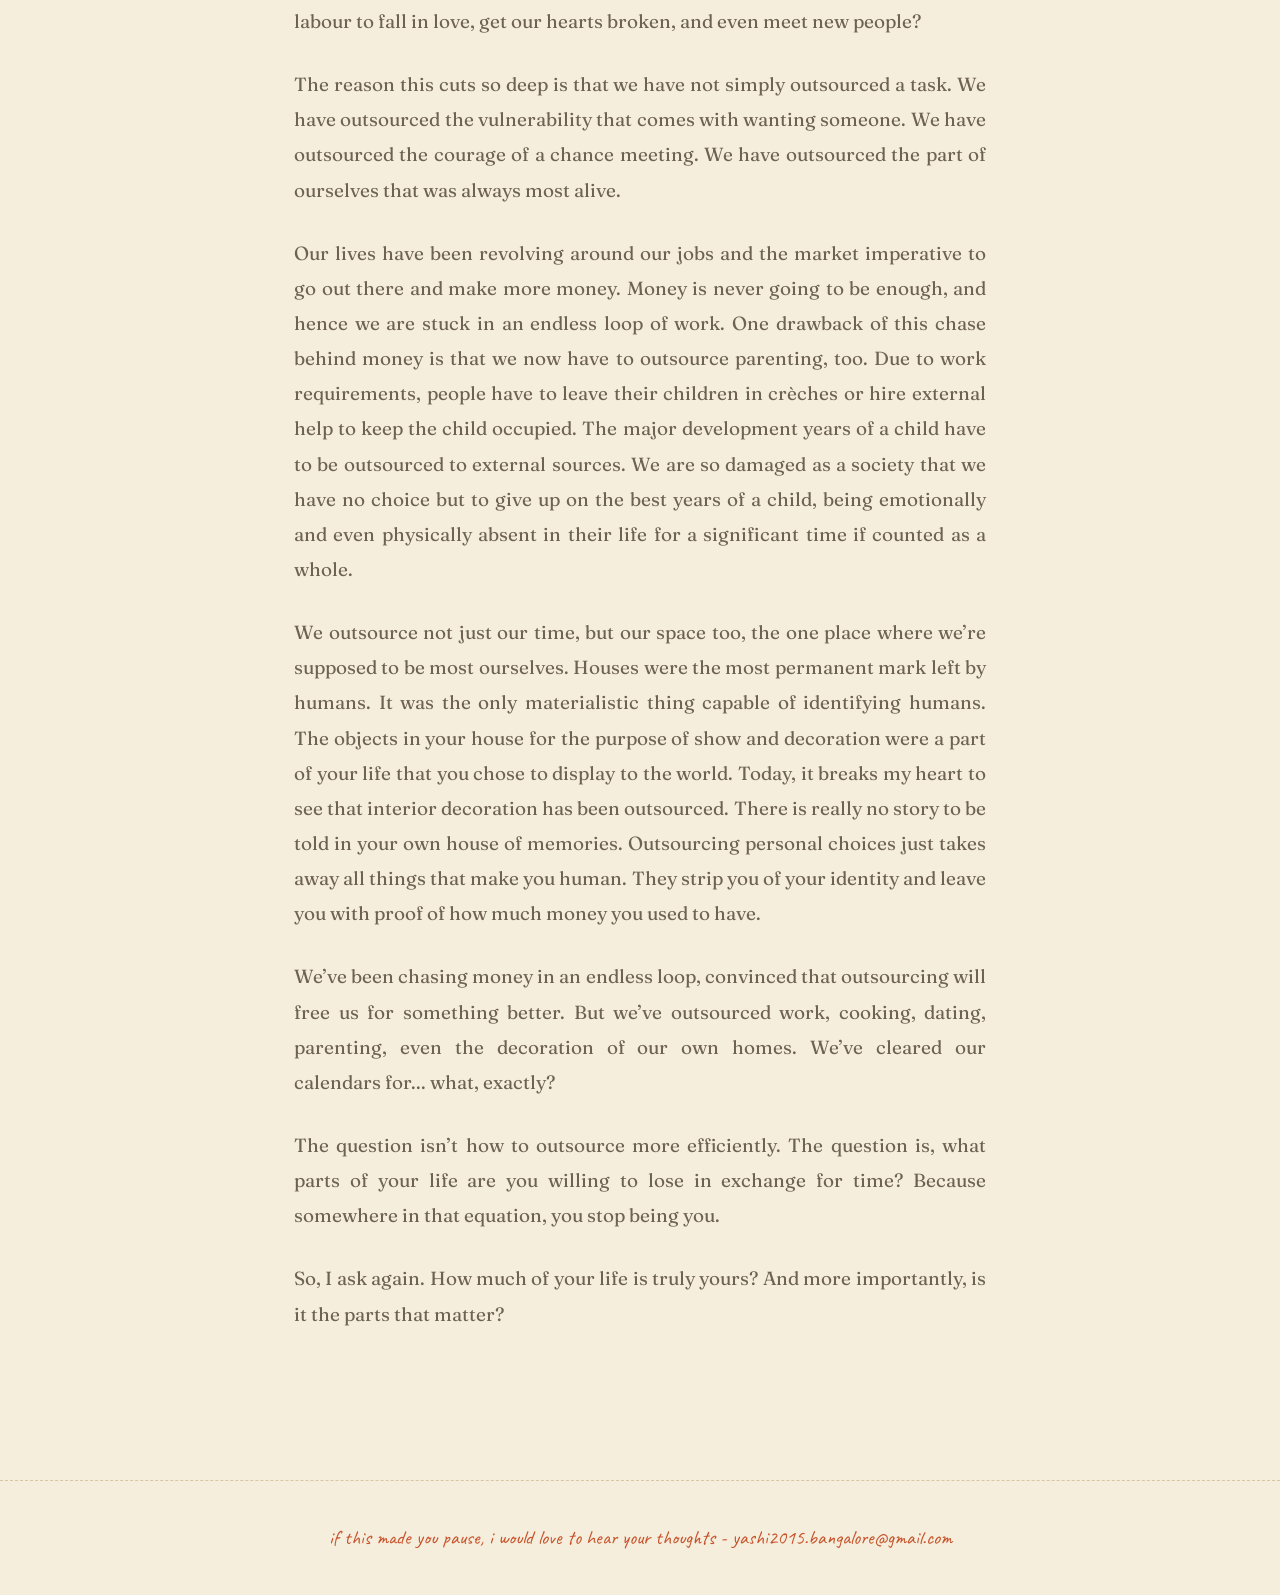
<file: outsourcing-life.html>
<!DOCTYPE html>
<html lang="en">
<head>
<meta charset="UTF-8">
<meta name="viewport" content="width=device-width, initial-scale=1.0">
<title>How Much of Your Life Is Really Yours? | Yashashwini Singh</title>
<link rel="preconnect" href="https://fonts.googleapis.com">
<link rel="preconnect" href="https://fonts.gstatic.com" crossorigin>
<link href="https://fonts.googleapis.com/css2?family=Instrument+Serif:ital@0;1&family=Fraunces:ital,opsz,wght@0,9..144,300..900;1,9..144,300..900&family=Caveat:wght@400;600&display=swap" rel="stylesheet">
<link rel="stylesheet" href="css/article.css">
</head>
<body>

<nav class="p-nav">
  <div class="p-nav-inner">
    <a href="index.html#notes">← Back to notes</a>
    <a href="index.html">Portfolio</a>
  </div>
</nav>

<article class="essay-container">
  <header>
    <div class="essay-meta">22 July, 2026 · <span>10 min read</span></div>
    <h1 class="essay-title">How Much of Your Life Is Really Yours?</h1>
    <div class="p-section-rule"></div>
  </header>

  <div class="essay-content">
    <p>This being a question is hurtful enough to us as a society.</p>

    <p>Historically, “outsourcing”, delegating a task to someone else in exchange for money or goods, was reserved for things we couldn’t do ourselves, like carpentry or masonry. Today, thanks to higher incomes, we outsource daily tasks just to buy back our time for things that feel more fulfilling. But when we delegate so much of our lives just to feel something greater, where does efficiency end and where does losing ownership of our own lives begin?</p>

    <p>Life consists of mechanical, emotionless, routine tasks like doing dishes, folding laundry, maintaining hygiene, preparing meals. But where does this list end? How do we quantify the necessity and value of chores that we pursue each day, which slowly shape us into who we are? To differentiate life into categories is disrespectful, but to attempt and fail at it might be forgivable.</p>

    <p>My argument is that life is divided into parts, the first being your job, which brings the food on the table, and in this hyper-capitalistic world, you just cannot forsake it. This part of life isn’t truly yours, it belongs to the circumstances you inherited.</p>

    <p>For the average person who barely has any ownership of the work they spend half their lives doing, any shortcut to completion or any opportunity to outsource or delegate their tasks must be taken. If the purpose of a task is to generate income regardless of its social consequences, then there is no need to carry the physical burden alone. Modern institutions prioritize revenue over human emotion. When your work is treated purely as a means to an end, outsourcing the heavy lifting is just matching the system’s own logic.</p>

    <h2>When Outsourcing Makes Sense</h2>

    <p>Things are rapidly changing across all professional spheres. There are endless possibilities to outsource repetitive tasks and focus on the rewarding aspects of the job. For a software engineer, coding with AI helps you ship faster than ever before. It brings a new avenue for creativity. You free up time to actually think about the users you are catering to, the gaps in existing products, and the unified goal you are pursuing. The time that would otherwise be used to build a stable tech workflow is now used to generate more revenue. If the objective for choosing a career in software was to make money, then outsourcing coding, copilots of course, never autopilot, to AI makes more sense. But the rare section of society who chose software simply because it’s a hell of a lot of fun can also outsource their mundane day job tasks to build and develop side projects that intellectually challenge them and offer true ownership. Either way, gaining back time is always a win win.</p>

    <p>Audio engineers have had a notoriously tough job, creating the perfect rhythm for months only to end up in a flop is economically taxing. The usage of Machine Intelligence helps you release songs at a faster rate, and suddenly you are playing a game of chance where you almost have a shot at winning. The more songs you release, the higher chance of making it to the charts.</p>

    <p>Cinematographers and graphic designers have been known to have long working hours, but their end product has always been to please the management of production houses that actually funds them. They are artists, but are they really creating art? Or are they simply creating as per directives laid down by a person looking to monetise off of their creation? Why then should artists be criticized for using machines to fulfil their professional contract and use up the cleared time for meaningful art that has the power to inspire generations to come and more importantly, art that belongs solely to them and that is how it will be remembered.</p>

    <h2>Art, Creativity, and Ownership</h2>

    <p>You have limited creativity, and if you get a golden ticket to choose where to invest it, you must take it without hesitation. What is life without art? Isn’t that the purpose of living? To explain your life in a way people can resonate with. Every action of yours boils down to something you can pass on as a lesson, a memory, or something to admire. Literature, music, art, poetry, or any form of creation is worth it if it is yours. If it has intention, novelty, and the imperfections of being human, then it is art and it must be created.</p>

    <p>This brings me to a grave concern that most art forms are already commercialized. The objective of commercial art is to please the audience rather than serve as a means of expression for the artist. In response, artists have been using AI for creation, which reduces the entire point of art. Books have AI generated plots, songs have ghostwriters and autotune, paintings and photography are extensively edited to almost kill the moment they are supposed to capture. Artists have succumbed to an extraordinary frenzy of panic that has made them insecure and prioritise quantity over quality.</p>

    <p>This narrative has to change. The definition of art cannot change because there is none. Art is supposed to make you feel something, and that’s all we know. True musicians who have honed their skills after years of practice will always be cherished more than any computer generated audio, no matter how much it is trending. Any cinematic experience, such as Studio Ghibli or any other with raw, unfiltered human emotion, will not be replaced by soulless machines. A person in times of despair, frantically searching for the last ray of hope, will always protect art created by humans. I can vouch for that.</p>

    <p>Outsourcing tasks benefit us to create better and truer versions of ourselves. But outsourcing art itself is a deadlock that defeats the whole purpose of life. What are we even saving the time for? Are we just bowing out of creativity forever?</p>

    <h2>The Spaces Where Ideas Live</h2>

    <p>Here is the paradox we must sit with. Outsourcing bought us back time, we said, for creativity and meaning. But what if the very activities we’re outsourcing are where creativity lives? What if there is no separate “reclaimed time” waiting to be filled with genius? What if the genius was always hiding in the dishwater, the highway, the grocery store?</p>

    <p>The other part of life are the things we do for ourselves like cooking, cleaning, washing, driving. While for a single person finishing these tasks should be easy and less time-consuming, the rise of overconsumption has led to a higher individual maintenance standard in terms of cost and time both. Outsourcing them creates employment for those in need and clears up your time for the more important things in life like fitness and art.</p>

    <p>All art is creative, all creativity comes from chaotic ideas, and all ideas come from strange feelings. Feelings do not have a daily fixed schedule. Their beauty lies in their uncertainty of timing. This brings me to my next argument. If you cannot set aside time for having an idea or a feeling, what is the point of saving time? The greatest ideas came from a falling apple while sleeping or a long bath that caused the Eureka moment. In my experience, all my favourite ideas have come to me when I’m least looking for them, almost when I’m in a mechanical, meditative trance, personally, it’s doing the dishes, which I absolutely hate but do occasionally. Daily chores require no brain activity, only some involuntary muscle movement that creates a trance. So is it really needed to outsource the one activity besides sleeping that puts your brain to rest and still lets your mind run freely, which is the epicentre of creativity?</p>

    <p>Consider the cascade. When you outsource the manual, you lose the meditative. When you lose the meditative, you lose the space where ideas drift in without permission. You are left with only the time you’ve “saved”, and you fill it, desperately, with more of the same kind of work that exhausted you in the first place. You have bought back an hour and spent it answering emails.</p>

    <h2>What Gets Lost When We Outsource</h2>

    <p>It makes no sense to outsource tasks like driving. You can’t really achieve much in the backseat of your car except let your mind free, which is achievable while driving too. In fact, I have noticed that I am closer to nature while driving and closer to people while in the backseat. Talking of nature, one of the best ways to inspire yourself is to go out into the open to walk, cycle, or simply sit. No great idea comes indoors, and hence outsourcing daily chores clears up time for you to be one with nature.</p>

    <p>Cooking, too, has always been outsourced by many people, but as an activity to me, it connects me with the smaller parts of nature. There is an affectionate feeling while cooking for someone you love that cannot be replaced by telling the cook what to make.</p>

    <p>As a generation, we have stopped going to the grocery store to buy things. Everything gets delivered to our doorstep. We have outsourced shopping almost completely. This makes us lose memories. As a generation, we cannot differentiate between organic and hybrid products, nor do we know the difference in taste between Iranian Dates and Arabian Dates. When everything is a click away, we feel like we have too many options, but the truth is we are in an ever shrinking portal of freedom of choice. A manufactured choice is different from an experienced choice. In this process, we are also losing simple anecdotes we collect by going to the vegetable mart, meeting people of all ages and backgrounds, listening to their stories, telling them ours. Any task that involves interaction with the community must not be delegated. Interaction is the easiest form of art.</p>

    <p>The joy and stories brought by travelling are unmatched. Travelling is known to be the most cherished activity by humans. Exploring new places is fodder to the soul. Historically, travelling was admired because of the damn inconvenience it caused. The best stories come out of uncomfortable situations. But today, if you have enough money, travelling is pretty easy and enjoyable. However, navigating a city with Google Maps has absolutely no thrill. It is safe, and it must be new, but is it worth a story if you didn’t lose your way or end up talking to 10 new people asking for directions and still didn’t end up reaching your destination? Should exploration be outsourced to Google Maps? Flights and means of travel must definitely be outsourced to save time and general safety, but navigation I’m against.</p>

    <p>But there are tasks that go beyond mere efficiency. These are the ones where outsourcing doesn’t save time. It saves you from having to show up.</p>

    <p>The worst blow that outsourcing brought was dating apps. It hurts my soul to see them floating around. Did we really need to give up the process of finding love? Meeting people, checking compatibility, and all this by chance encounters and fate. Today, meeting people through dating apps is so shallow, it feels like browsing through objects with different product descriptions and rejecting them based on a predefined checklist. Are we outsourcing emotional labour to fall in love, get our hearts broken, and even meet new people?</p>

    <p>The reason this cuts so deep is that we have not simply outsourced a task. We have outsourced the vulnerability that comes with wanting someone. We have outsourced the courage of a chance meeting. We have outsourced the part of ourselves that was always most alive.</p>

    <p>Our lives have been revolving around our jobs and the market imperative to go out there and make more money. Money is never going to be enough, and hence we are stuck in an endless loop of work. One drawback of this chase behind money is that we now have to outsource parenting, too. Due to work requirements, people have to leave their children in crèches or hire external help to keep the child occupied. The major development years of a child have to be outsourced to external sources. We are so damaged as a society that we have no choice but to give up on the best years of a child, being emotionally and even physically absent in their life for a significant time if counted as a whole.</p>

    <p>We outsource not just our time, but our space too, the one place where we’re supposed to be most ourselves. Houses were the most permanent mark left by humans. It was the only materialistic thing capable of identifying humans. The objects in your house for the purpose of show and decoration were a part of your life that you chose to display to the world. Today, it breaks my heart to see that interior decoration has been outsourced. There is really no story to be told in your own house of memories. Outsourcing personal choices just takes away all things that make you human. They strip you of your identity and leave you with proof of how much money you used to have.</p>

    <p>We’ve been chasing money in an endless loop, convinced that outsourcing will free us for something better. But we’ve outsourced work, cooking, dating, parenting, even the decoration of our own homes. We’ve cleared our calendars for... what, exactly?</p>

    <p>The question isn’t how to outsource more efficiently. The question is, what parts of your life are you willing to lose in exchange for time? Because somewhere in that equation, you stop being you.</p>

    <p>So, I ask again. How much of your life is truly yours? And more importantly, is it the parts that matter?</p>

  </div>

</article>

<footer class="p-footer">
  if this made you pause, i would love to hear your thoughts - <a href="mailto:yashi2015.bangalore@gmail.com">yashi2015.bangalore@gmail.com</a>
</footer>

</body>
</html>
</file>
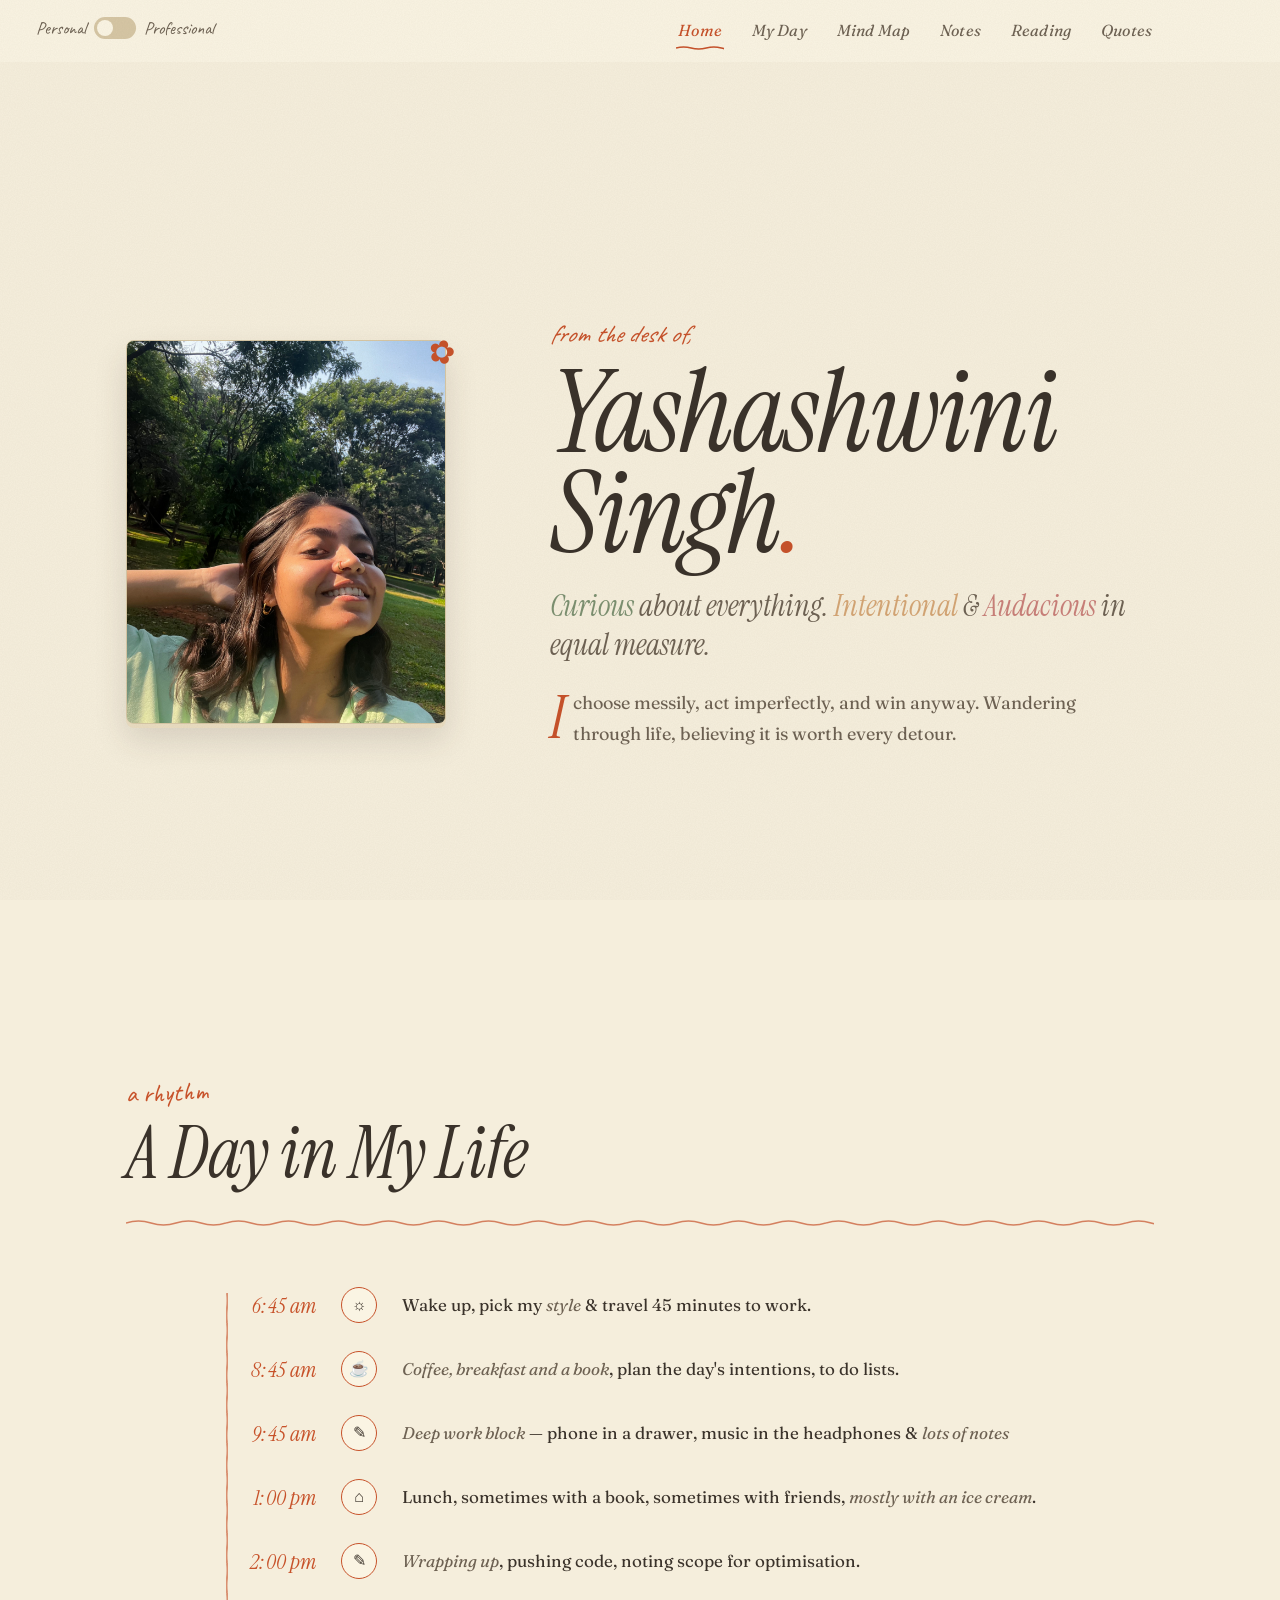
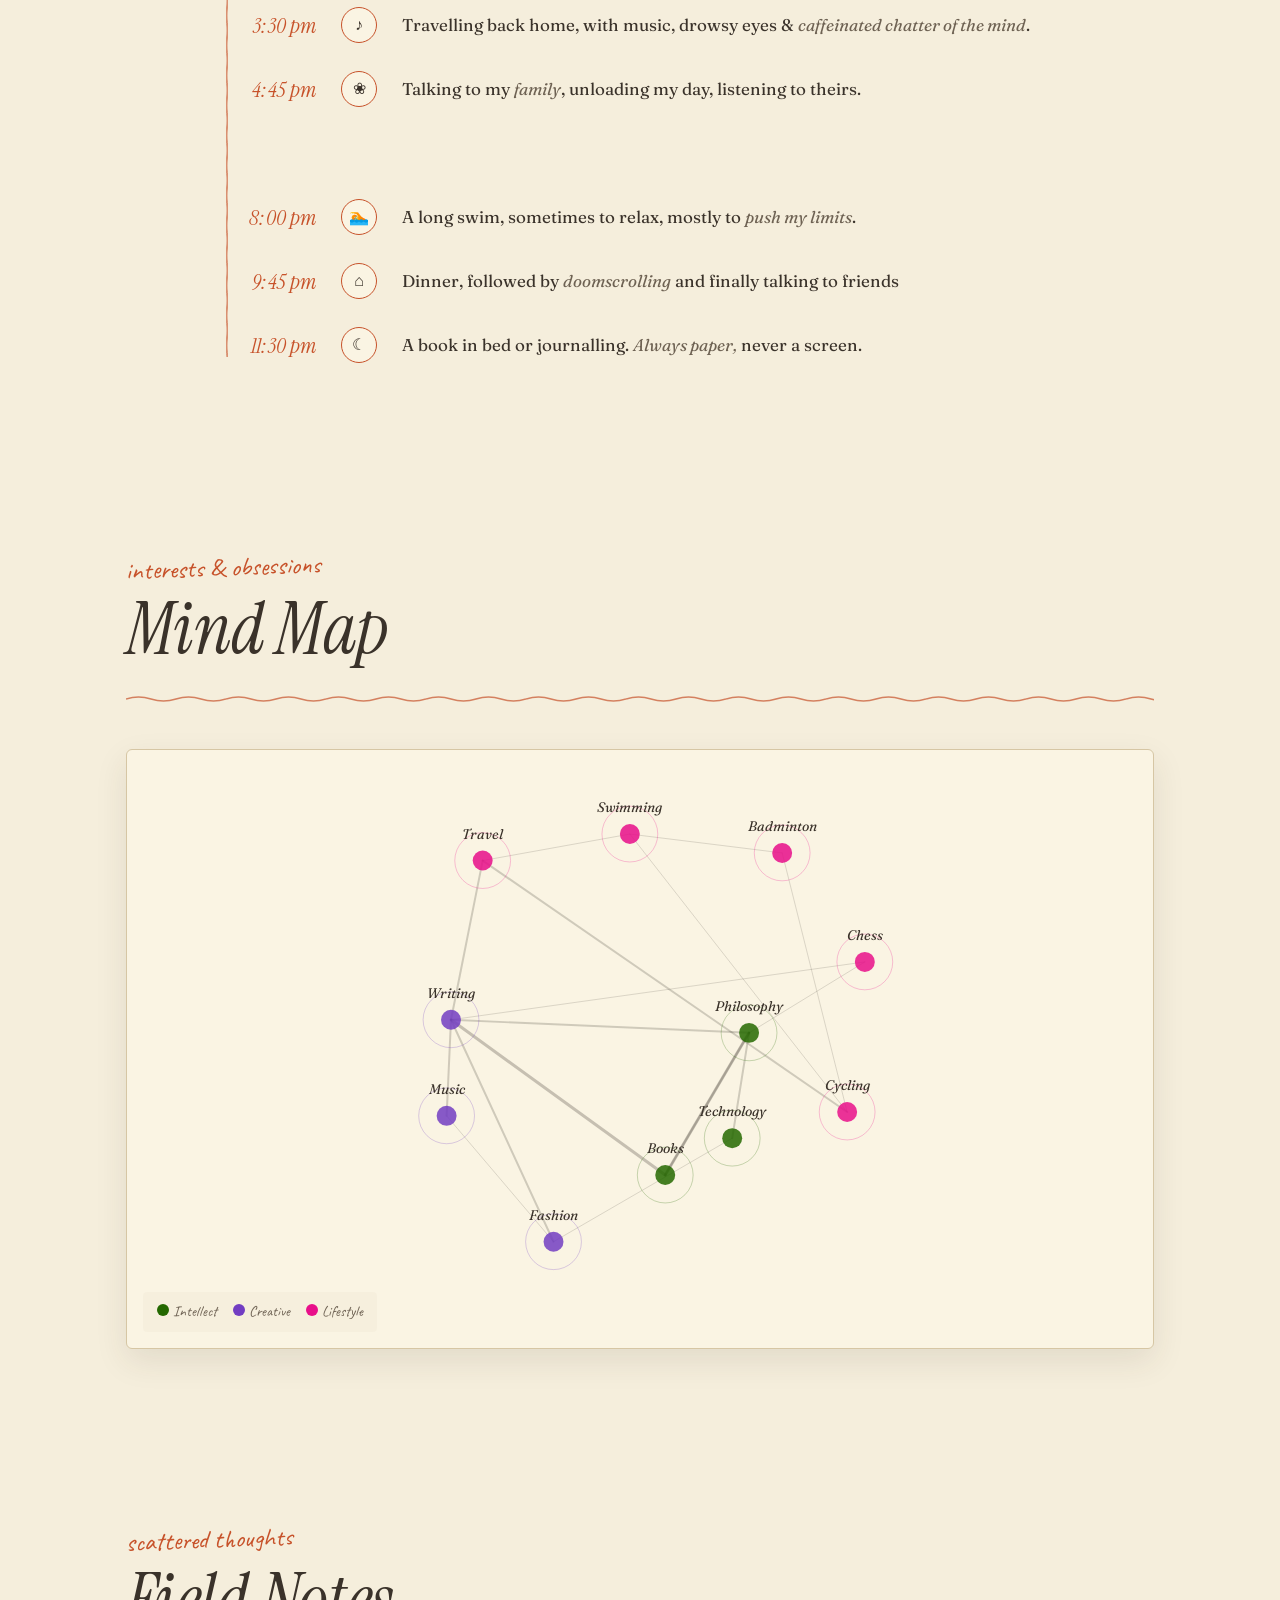
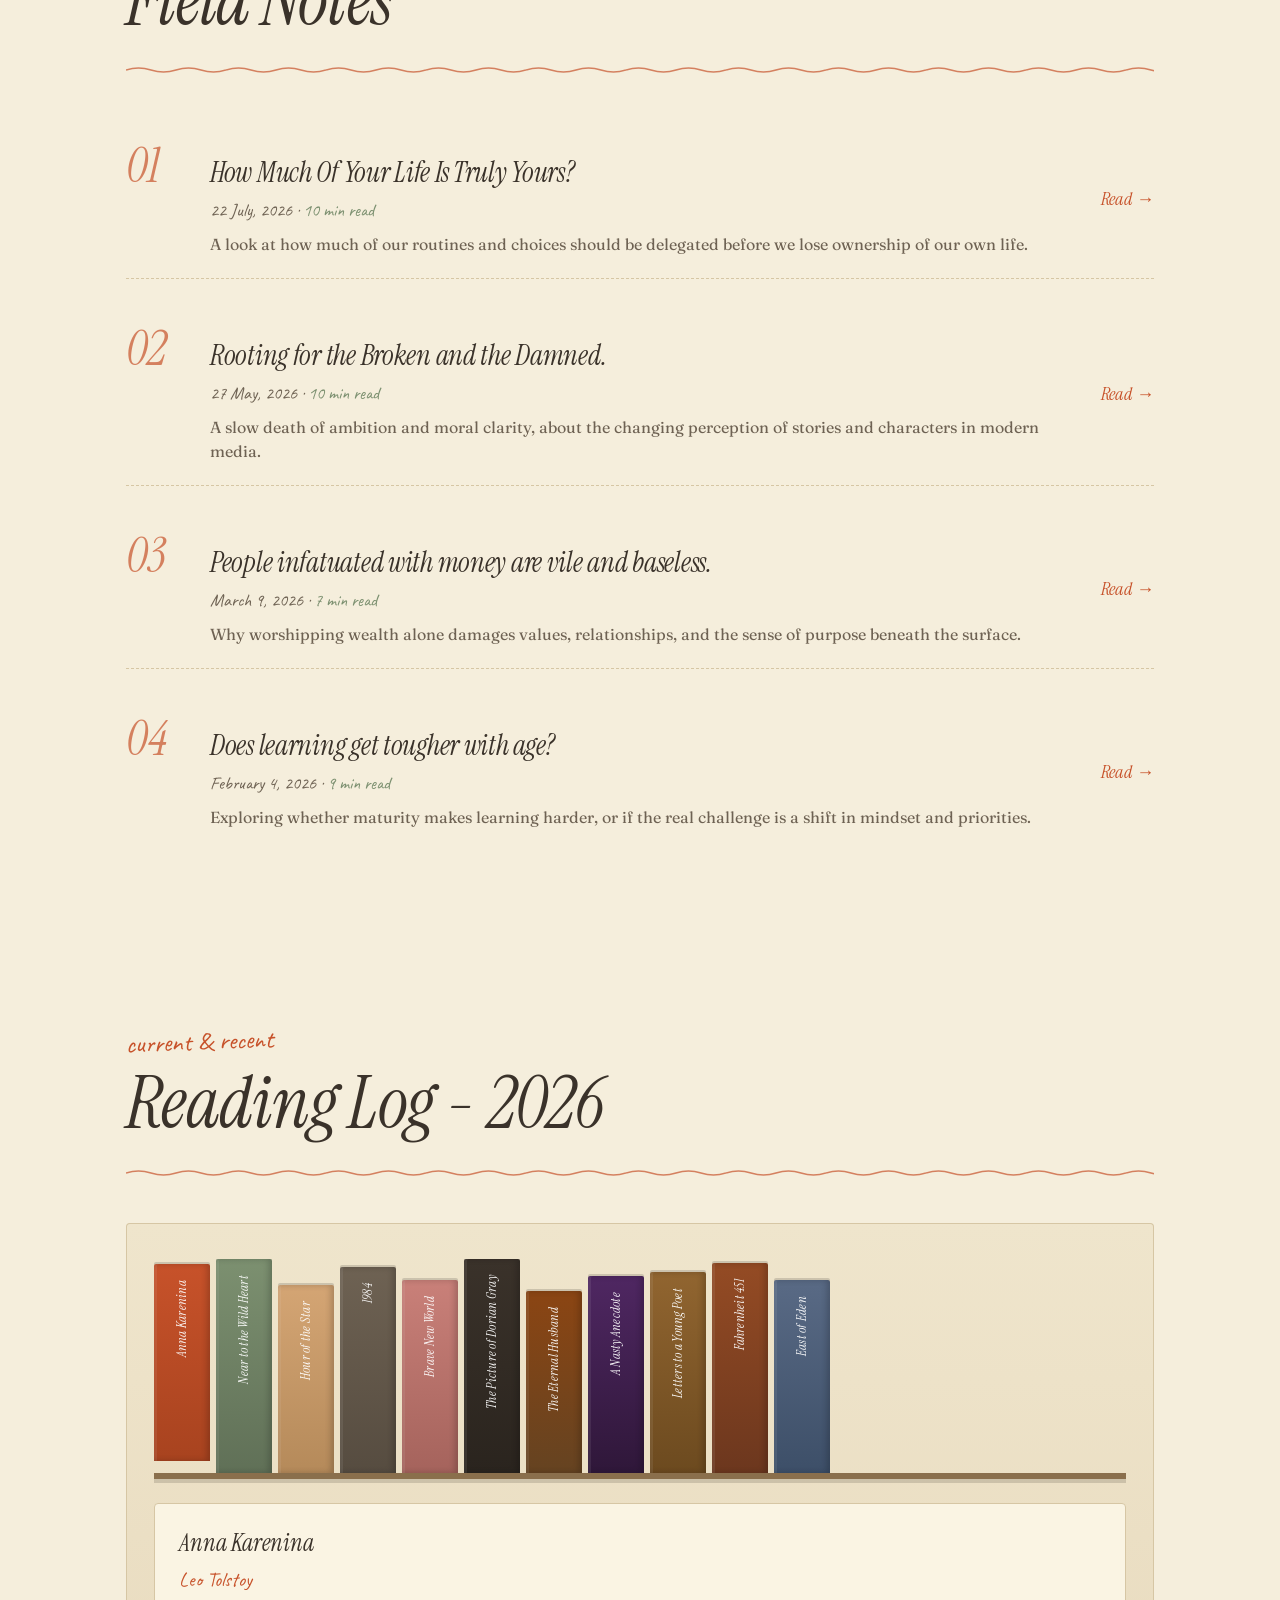
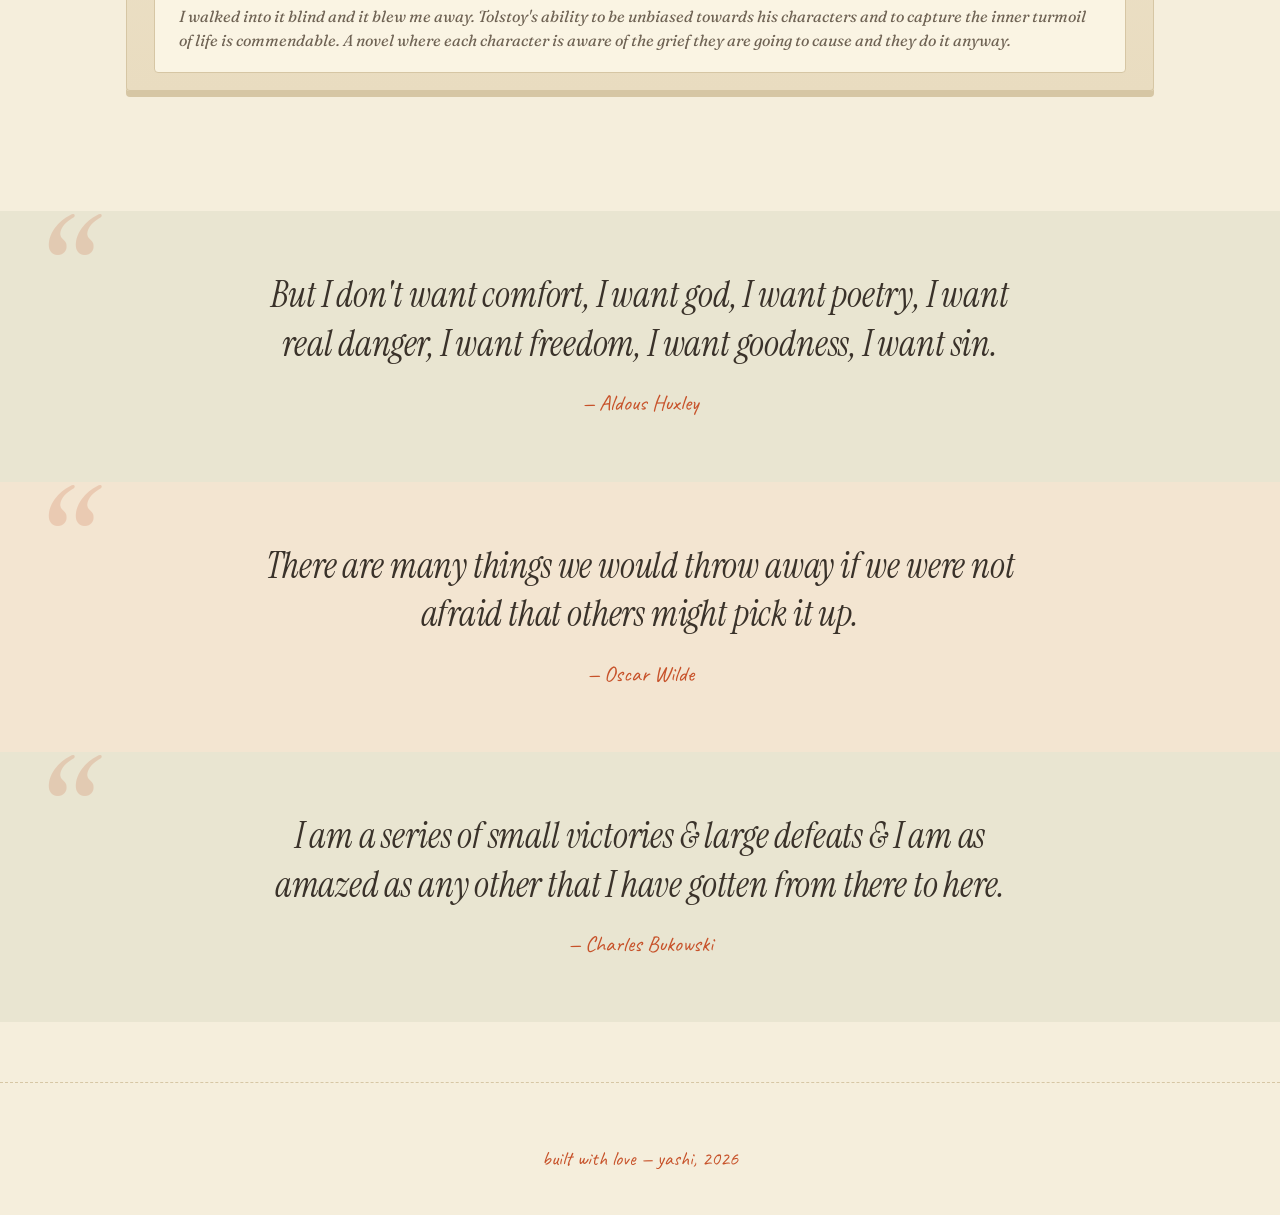
<file: personal.html>
<!DOCTYPE html>
<html lang="en">
<head>
<meta charset="UTF-8">
<meta name="viewport" content="width=device-width, initial-scale=1.0">
<title>Yashashwini Singh</title>
<link rel="preconnect" href="https://fonts.googleapis.com">
<link rel="preconnect" href="https://fonts.gstatic.com" crossorigin>
<link href="https://fonts.googleapis.com/css2?family=Instrument+Serif:ital@0;1&family=Fraunces:ital,opsz,wght@0,9..144,300..900;1,9..144,300..900&family=Caveat:wght@400;600&display=swap" rel="stylesheet">
<link rel="stylesheet" href="css/personal.css">
</head>
<body>

<!-- NAV -->
<nav class="p-nav" id="p-nav">
  <div class="mode-switch-wrap">
    <span>Personal</span>
    <input type="checkbox" id="modeToggle" class="mode-toggle">
    <span>Professional</span>
  </div>
  <div class="p-nav-inner">
    <a href="#hero">Home</a>
    <a href="#day">My Day</a>
    <a href="#mindmap">Mind Map</a>
    <a href="#notes">Notes</a>
    <a href="#books">Reading</a>
    <a href="#quotes">Quotes</a>
  </div>
</nav>

<!-- HERO -->
<section id="hero">
  <div class="p-container">
    <div class="p-hero-grid">
      <div>
        <div class="p-photo p-fade">
          <img src="IMG_6776.jpeg" alt="Yashashwini Singh" style="width: 100%; height: 100%; object-fit: cover; border-radius: 6px;">
        </div>
      </div>
      <div class="p-hero-text">
        <div class="p-hero-eyebrow p-fade">from the desk of,</div>
        <h2 class="p-hero-name p-fade">Yashashwini Singh<span class="amp">.</span></h1>
        <p class="p-hero-tagline p-fade">
          <span class="t-sage">Curious</span> about everything.
          <span class="t-ochre">Intentional </span> &amp; <span class="t-rose">Audacious</span> in equal measure.
        
        </p>
        <p class="p-hero-bio p-fade">
          I choose messily, act imperfectly, and win anyway. Wandering through life, believing it is worth every detour.
        </p>
      </div>
    </div>
  </div>
</section>

<!-- DAY IN MY LIFE -->
<section id="day" class="p-section">
  <div class="p-container">
    <div class="p-fade">
      <div class="p-section-eyebrow">a rhythm</div>
      <h2 class="p-section-title">A Day in My Life</h2>
      <div class="p-section-rule"></div>
    </div>
    <div class="p-day-list">
      <div class="p-day-item p-fade">
        <div class="p-day-time">6:45 am</div>
        <div class="p-day-icon">☼</div>
        <div class="p-day-text">Wake up, pick my <em>style</em> &amp; travel 45 minutes to work.</div>
      </div>
      <div class="p-day-item p-fade">
        <div class="p-day-time">8:45 am</div>
        <div class="p-day-icon">☕</div>
        <div class="p-day-text"><em>Coffee, breakfast and a book</em>, plan the day's intentions, to do lists.</div>
      </div>
      <div class="p-day-item p-fade">
        <div class="p-day-time">9:45 am</div>
        <div class="p-day-icon">✎</div>
        <div class="p-day-text"><em>Deep work block</em> — phone in a drawer, music in the headphones &amp; <em>lots of notes</em></div>
      </div>
      <div class="p-day-item p-fade">
        <div class="p-day-time">1:00 pm</div>
        <div class="p-day-icon">⌂</div>
        <div class="p-day-text">Lunch, sometimes with a book, sometimes with friends, <em>mostly with an ice cream</em>.</div>
      </div>
      <div class="p-day-item p-fade">
        <div class="p-day-time">2:00 pm</div>
        <div class="p-day-icon">✎</div>
        <div class="p-day-text"><em>Wrapping up</em>, pushing code, noting scope for optimisation.</div>
      </div>
      <div class="p-day-item p-fade">
        <div class="p-day-time">3:30 pm</div>
        <div class="p-day-icon">♪</div>
        <div class="p-day-text">Travelling back home, with music, drowsy eyes &amp; <em>caffeinated chatter of the mind</em>.</div>
      </div>
      <div class="p-day-item p-fade">
        <div class="p-day-time">4:45 pm</div>
        <div class="p-day-icon">❀</div>
        <div class="p-day-text">Talking to my <em>family</em>, unloading my day, listening to theirs.</div>
      </div>
      <div class="p-day-item p-fade">
        <div class="p-day-time">6:00 pm</div>
        <div class="p-day-icon">✉</div>
        <div class="p-day-text">Logging in back for work. Meetings, messages, the <em>social hours of the day</em>.</div>
      </div>
      <div class="p-day-item p-fade">
        <div class="p-day-time">8:00 pm</div>
        <div class="p-day-icon">🏊</div>
        <div class="p-day-text">A long swim, sometimes to relax, mostly to <em>push my limits</em>.</div>
      </div>
      <div class="p-day-item p-fade">
        <div class="p-day-time">9:45 pm</div>
        <div class="p-day-icon">⌂</div>
        <div class="p-day-text">Dinner, followed by <em>doomscrolling</em> and finally talking to friends</div>
      </div>
      <div class="p-day-item p-fade">
        <div class="p-day-time">11:30 pm</div>
        <div class="p-day-icon">☾</div>
        <div class="p-day-text">A book in bed or journalling. <em>Always paper,</em> never a screen.</div>
      </div>
    </div>
  </div>
</section>

<!-- MIND MAP -->
<section id="mindmap" class="p-section">
  <div class="p-container">
    <div class="p-fade">
      <div class="p-section-eyebrow">interests &amp; obsessions</div>
      <h2 class="p-section-title">Mind Map</h2>
      <div class="p-section-rule"></div>
    </div>
    <div class="p-mindmap-wrap p-fade" id="p-mindmap">
      <svg id="p-mindmap-svg" style="width:100%;height:100%;"></svg>
      <div class="p-mindmap-legend">
        <div><span class="p-swatch" style="background:#246800"></span>Intellect</div>
        <div><span class="p-swatch" style="background:#723dc2"></span>Creative</div>
        <div><span class="p-swatch" style="background:#e80f8a"></span>Lifestyle</div>
      </div>
      <div class="p-mindmap-tooltip" id="p-tooltip"></div>
    </div>
  </div>
</section>


<!-- FIELD NOTES -->
<section id="notes" class="p-section">
  <div class="p-container">
    <div class="p-fade">
      <div class="p-section-eyebrow">scattered thoughts</div>
      <h2 class="p-section-title">Field Notes</h2>
      <div class="p-section-rule"></div>
    </div>
    <div class="p-notes-list">
      <div class="p-note p-fade">
        <div class="p-note-num">01</div>
        <div>
          <h3 class="p-note-title">How Much Of Your Life Is Truly Yours?</h3>
          <div class="p-note-meta">22 July, 2026 · <span>10 min read</span></div>
          <p class="p-note-teaser">A look at how much of our routines and choices should be delegated before we lose ownership of our own life.</p>
        </div>
        <a href="outsourcing-life.html" class="p-note-read">Read →</a>
      </div>
      <div class="p-note p-fade">
        <div class="p-note-num">02</div>
        <div>
          <h3 class="p-note-title">Rooting for the Broken and the Damned.</h3>
          <div class="p-note-meta">27 May, 2026 · <span>10 min read</span></div>
          <p class="p-note-teaser">A slow death of ambition and moral clarity, about the changing perception of stories and characters in modern media.</p>
        </div>
        <a href="victims_villains_heroes.html" class="p-note-read">Read →</a>
      </div>
      <div class="p-note p-fade">
        <div class="p-note-num">03</div>
        <div>
          <h3 class="p-note-title">People infatuated with money are vile and baseless.</h3>
          <div class="p-note-meta">March 9, 2026 · <span>7 min read</span></div>
          <p class="p-note-teaser">Why worshipping wealth alone damages values, relationships, and the sense of purpose beneath the surface.</p>
        </div>
        <a href="money-infatuation.html" class="p-note-read">Read →</a>
      </div>
      <div class="p-note p-fade">
        <div class="p-note-num">04</div>
        <div>
          <h3 class="p-note-title">Does learning get tougher with age?</h3>
          <div class="p-note-meta">February 4, 2026 · <span>9 min read</span></div>
          <p class="p-note-teaser">Exploring whether maturity makes learning harder, or if the real challenge is a shift in mindset and priorities.</p>
        </div>
        <a href="learning-age.html" class="p-note-read">Read →</a>
      </div>
    </div>
  </div>
</section>

<!-- Travel section moved to travel-section.html -->

<!-- READING LOG -->
<section id="books" class="p-section">
  <div class="p-container">
    <div class="p-fade">
      <div class="p-section-eyebrow">current &amp; recent</div>
      <h2 class="p-section-title">Reading Log - 2026</h2>
      <div class="p-section-rule"></div>
    </div>
    <div class="p-shelf-wrap p-fade">
      <div class="p-shelf" id="p-shelf">
        <div class="p-book" data-index="0"><span>Anna Karenina</span></div>
        <div class="p-book" data-index="1"><span>Near to the Wild Heart</span></div>
        <div class="p-book" data-index="2"><span>Hour of the Star</span></div>
        <div class="p-book" data-index="3"><span>1984</span></div>
        <div class="p-book" data-index="4"><span>Brave New World</span></div>
        <div class="p-book" data-index="5"><span>The Picture of Dorian Gray</span></div>
        <div class="p-book" data-index="6"><span>The Eternal Husband</span></div>
        <div class="p-book" data-index="7"><span>A Nasty Anecdote</span></div>
        <div class="p-book" data-index="8"><span>Letters to a Young Poet</span></div>
        <div class="p-book" data-index="9"><span>Fahrenheit 451</span></div>
        <div class="p-book" data-index="10"><span>East of Eden</span></div>
      </div>
      <div class="p-book-card" id="p-book-card">
        <h4 id="bc-title"></h4>
        <div class="p-book-author" id="bc-author"></div>
        <p id="bc-reaction"></p>
      </div>
    </div>
  </div>
</section>

<!-- QUOTES BAND -->
<div id="quotes" class="p-quotes p-fade">
  <div class="p-quote">
    <p class="p-quote-text">But I don't want comfort, I want god, I want poetry, I want real danger, I want freedom, I want goodness, I want sin.</p>
    <div class="p-quote-attr">— Aldous Huxley</div>
  </div>
  <div class="p-quote">
    <p class="p-quote-text">There are many things we would throw away if we were not afraid that others might pick it up.</p>
    <div class="p-quote-attr">— Oscar Wilde</div>
  </div>
  <div class="p-quote">
    <p class="p-quote-text">I am a series of small victories &amp; large defeats &amp; I am as amazed as any other that I have gotten from there to here.</p>
    <div class="p-quote-attr">— Charles Bukowski</div>
  </div>
</div>

<!-- FOOTER -->
<footer class="p-footer">
  built with love — yashi, 2026
</footer>

<script src="js/personal.js"></script>
</body>
</html>
</file>
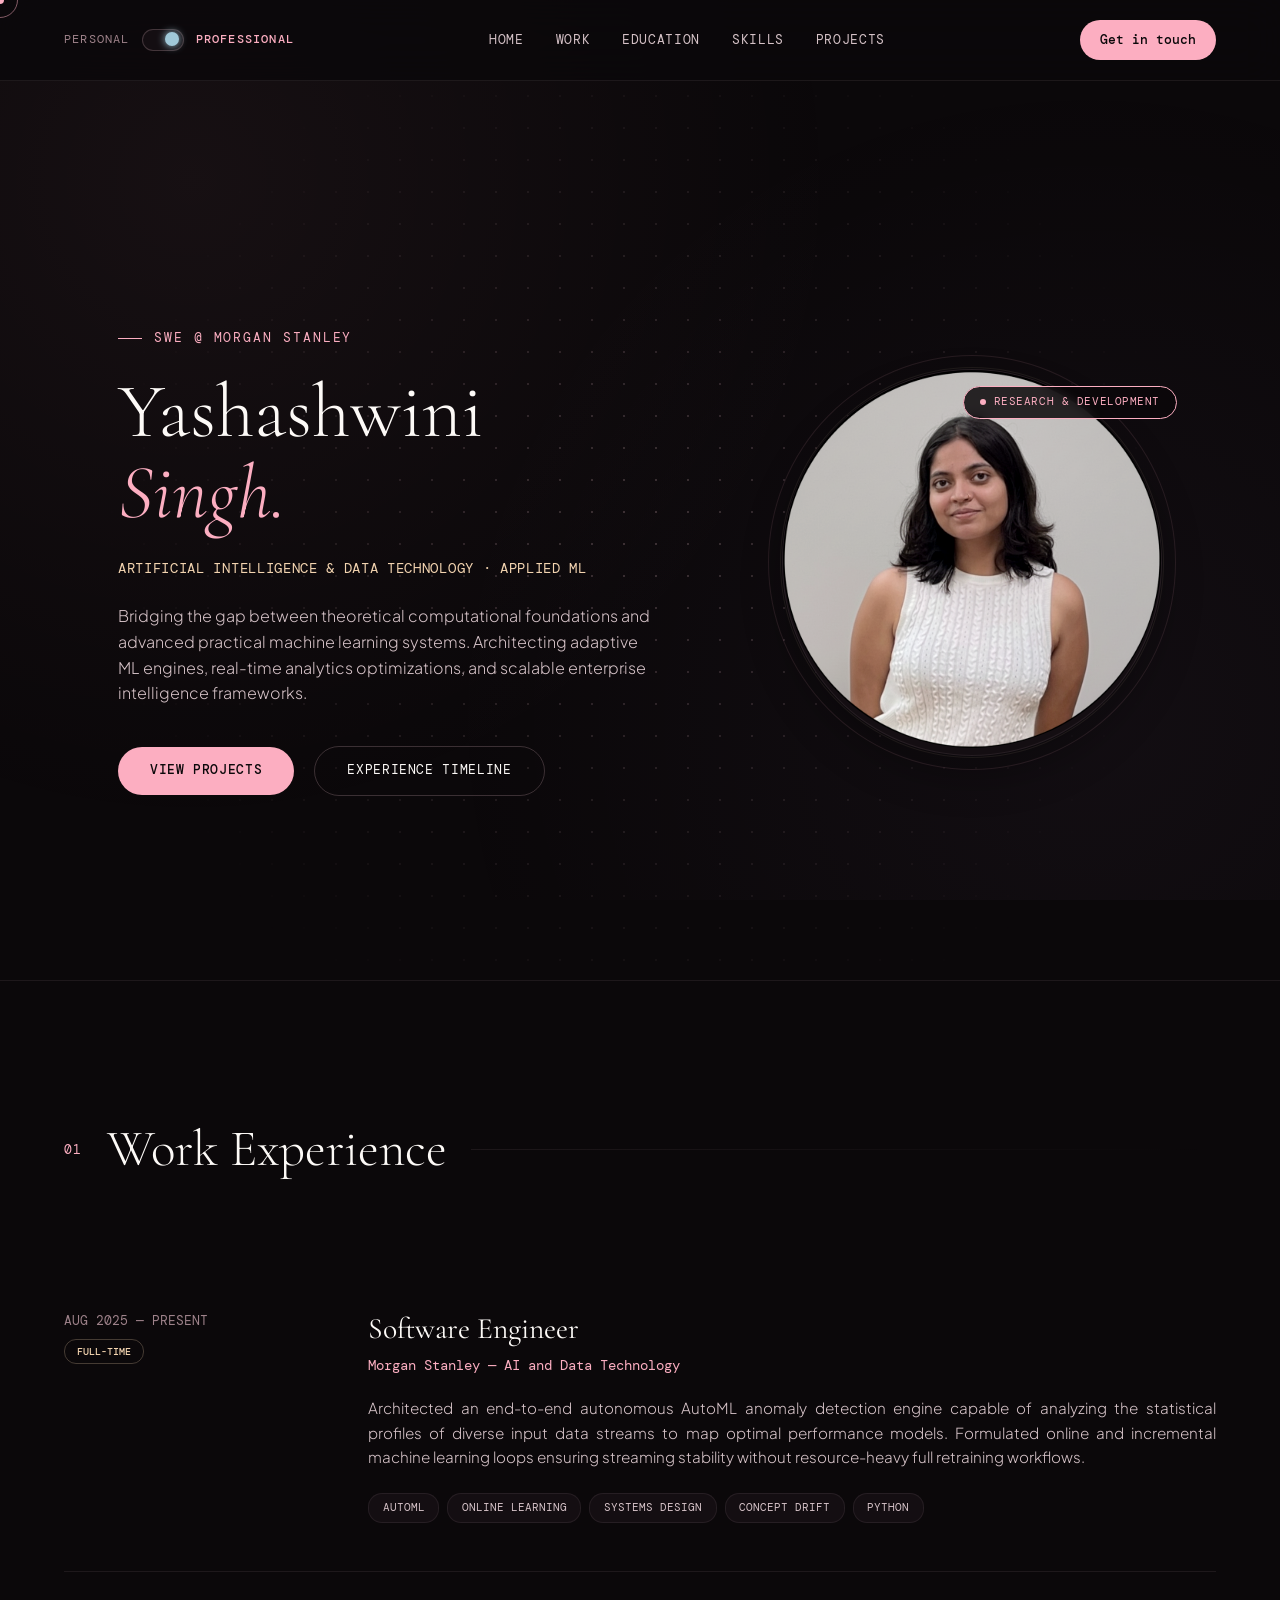
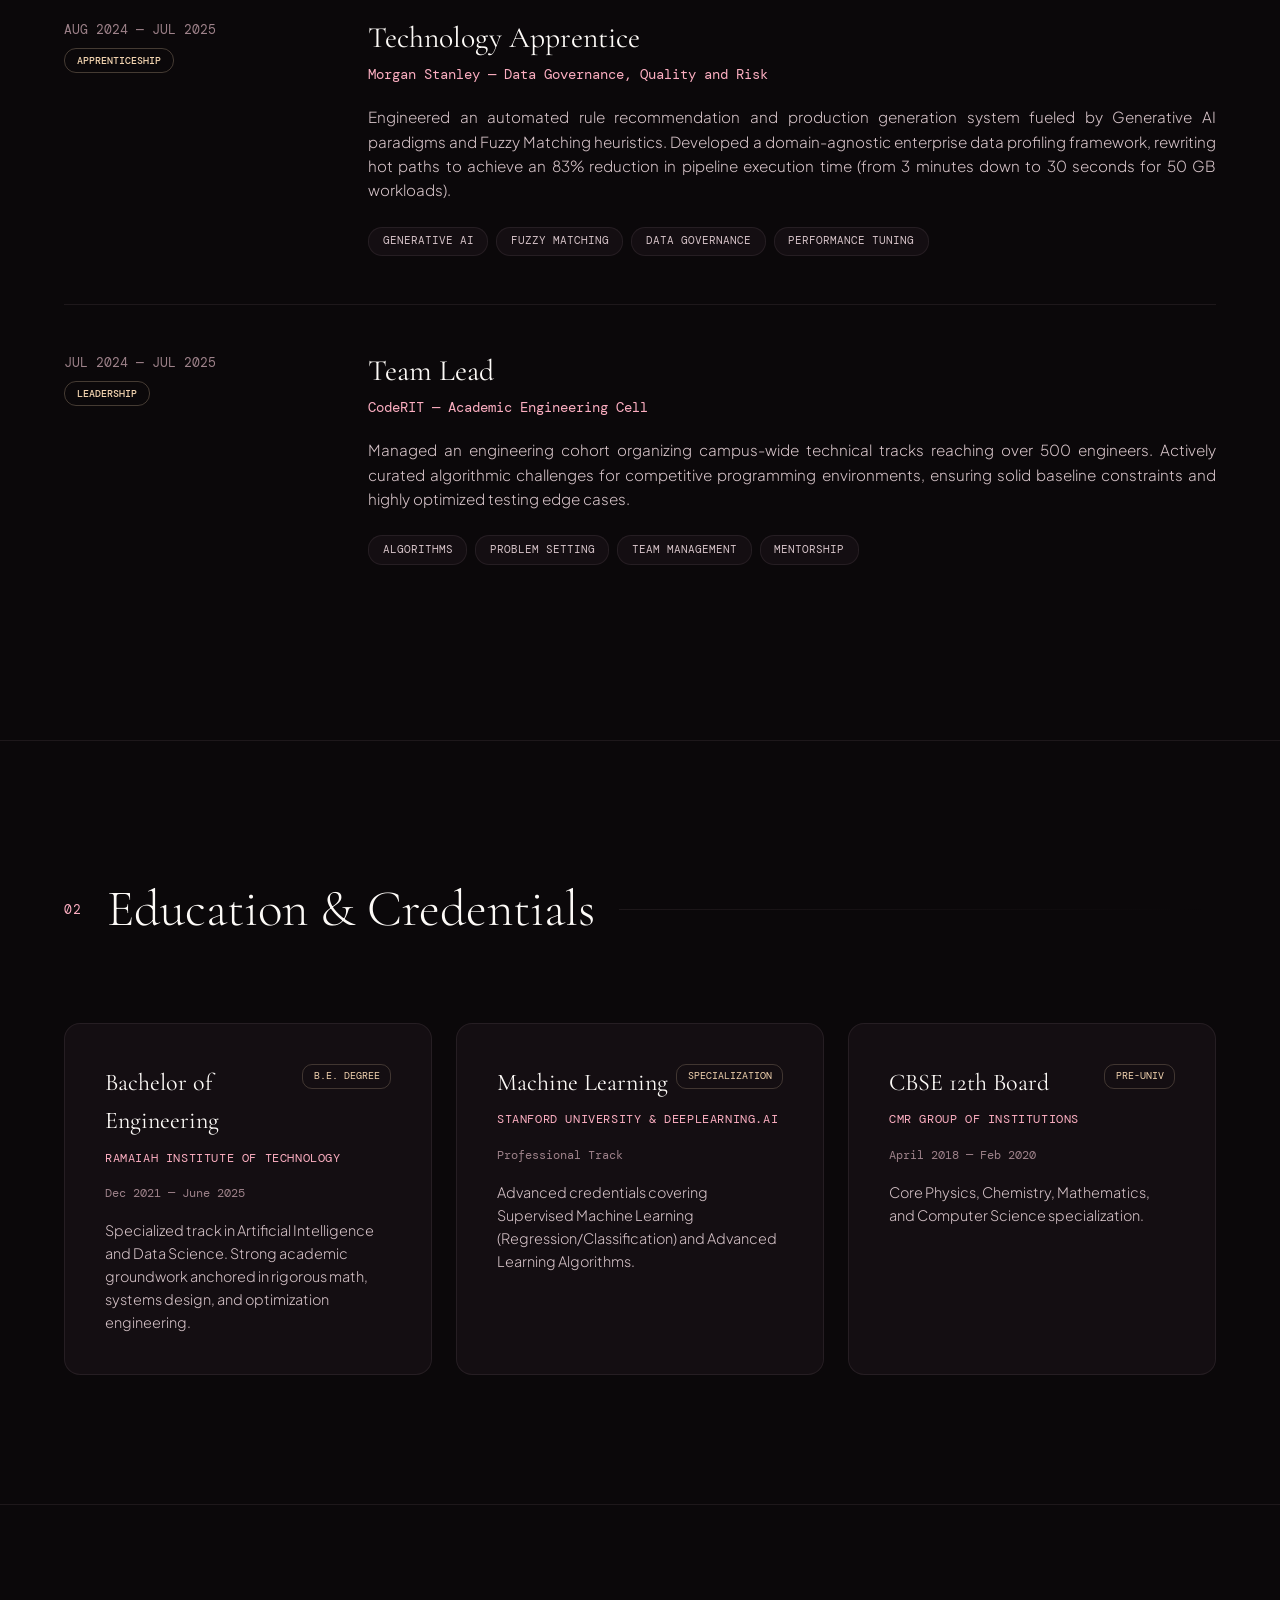
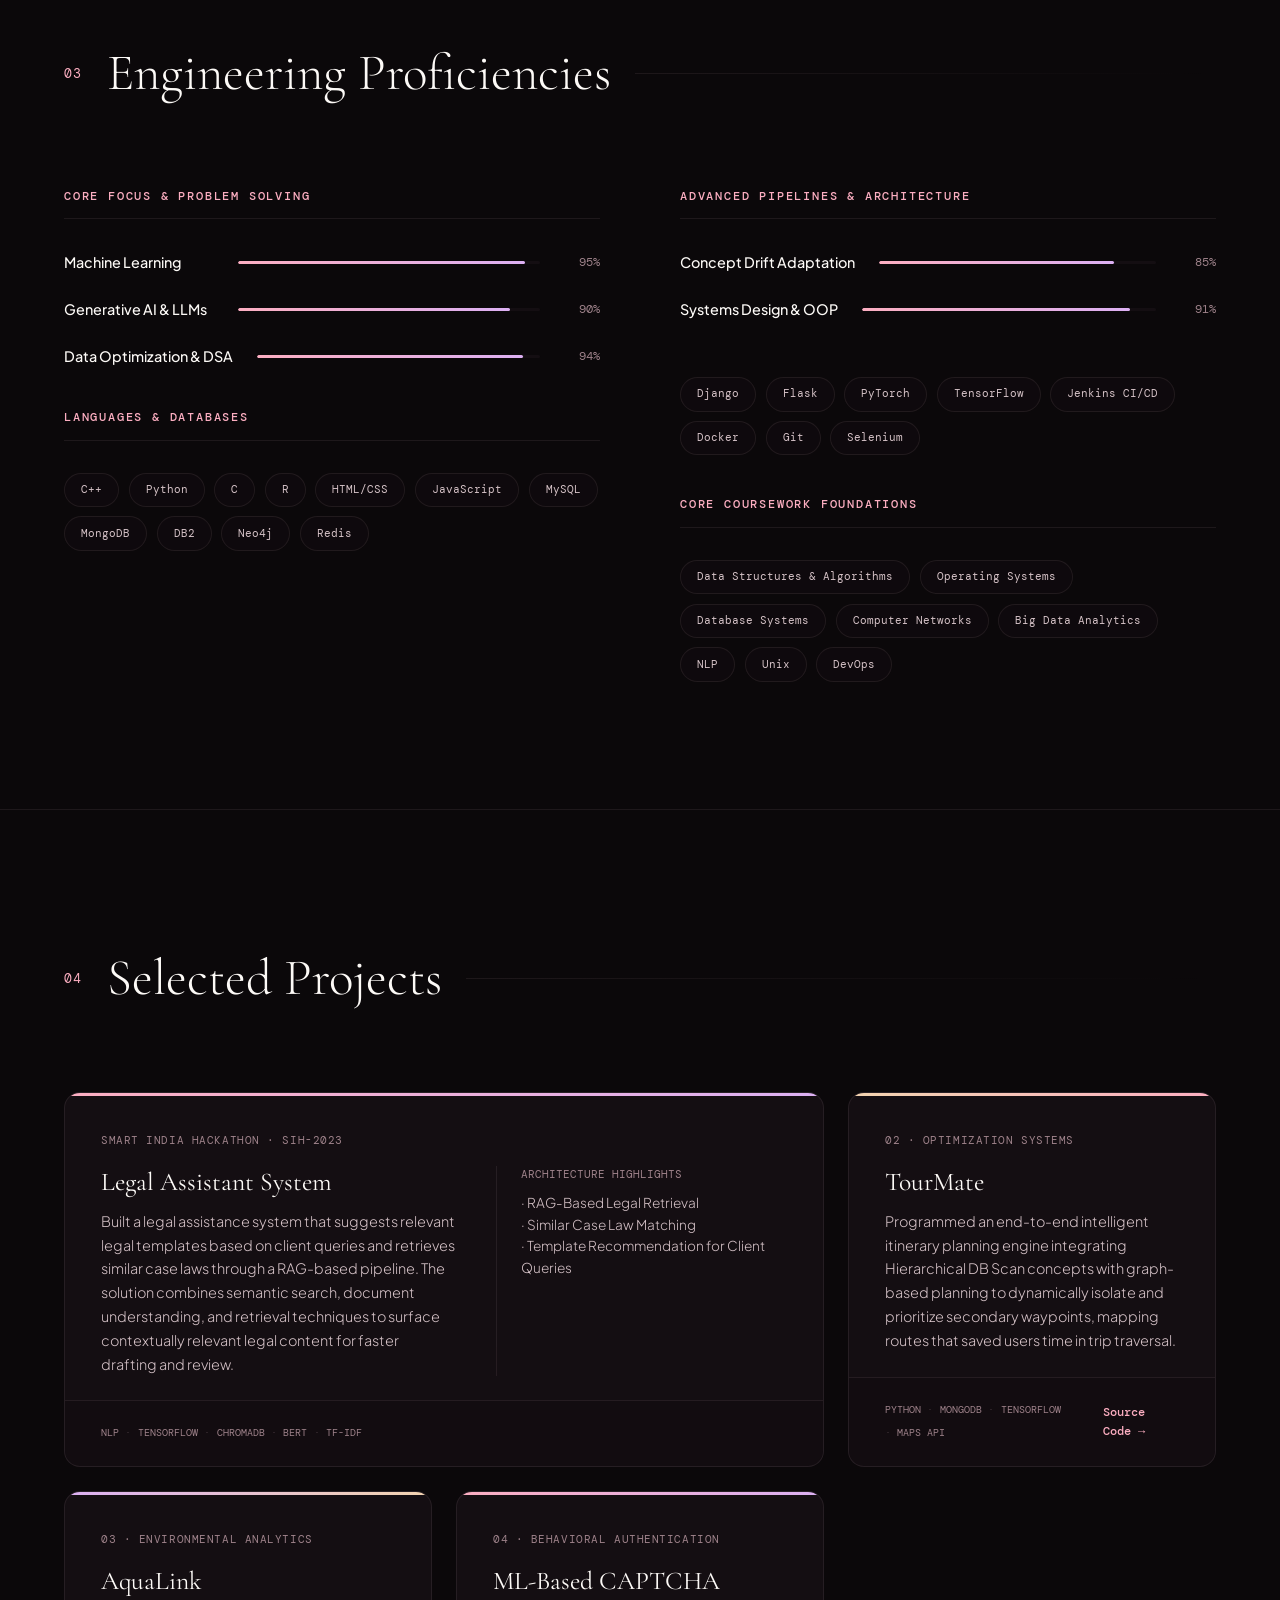
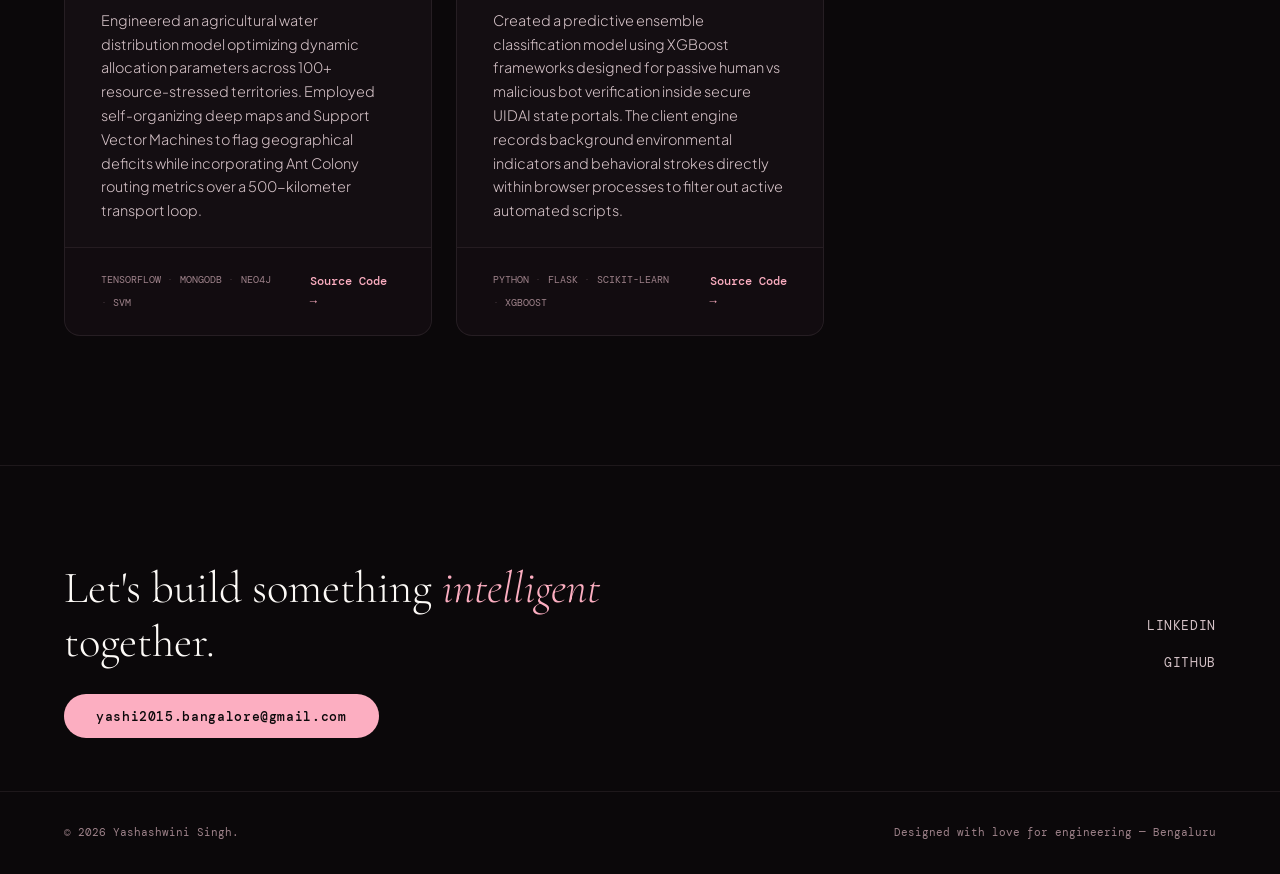
<file: professional.html>
<!DOCTYPE html>
<html lang="en">
<head>
<meta charset="UTF-8">
<meta name="viewport" content="width=device-width, initial-scale=1.0">
<title>Yashashwini Singh's Portfolio</title>
<link rel="icon" href="logo-moon.png" type="image/png">
<link rel="preconnect" href="https://fonts.googleapis.com">
<link rel="preconnect" href="https://fonts.gstatic.com" crossorigin>
<link href="https://fonts.googleapis.com/css2?family=Cormorant+Garamond:ital,wght@0,300;0,400;0,600;1,300;1,400&family=DM+Mono:wght@300;400;500&family=Plus+Jakarta+Sans:wght@300;400;500;600;700&display=swap" rel="stylesheet">
<style>
  :root {
    --bg: #0b080a;
    --bg-surface: #140e12;
    --bg-card: #1c1319;
    --border: rgba(255, 210, 220, 0.08);
    --border-hover: rgba(255, 210, 220, 0.2);
    --accent: #fcaec1;
    --accent-glow: rgba(252, 174, 193, 0.15);
    --accent2: #f3d4b0;
    --accent3: #dcb0f3;
    --text-primary: #fdfaf7;
    --text-secondary: #d5c2c7;
    --text-muted: #9e828a;
    
    --font-sans: 'Plus Jakarta Sans', sans-serif;
    --font-serif: 'Cormorant Garamond', serif;
    --font-mono: 'DM Mono', monospace;
  }

  * { margin: 0; padding: 0; box-sizing: border-box; }
  html { scroll-behavior: smooth; font-size: 16px; }
  
  body {
    background: var(--bg);
    color: var(--text-primary);
    font-family: var(--font-sans);
    overflow-x: hidden;
    line-height: 1.6;
    -webkit-font-smoothing: antialiased;
  }

  /* Custom Interactive Cursor (Hidden on Touch Screen Devices) */
  @media (pointer: fine) {
    body { cursor: none; }
    .cursor { position: fixed; width: 8px; height: 8px; background: var(--accent); border-radius: 50%; pointer-events: none; z-index: 9999; transform: translate(-50%,-50%); transition: width .2s, height .2s; }
    .cursor-ring { position: fixed; width: 36px; height: 36px; border: 1px solid var(--accent); border-radius: 50%; pointer-events: none; z-index: 9998; transform: translate(-50%,-50%); transition: all .08s ease-out; opacity: 0.5; }
  }
  @media (pointer: coarse) {
    .cursor, .cursor-ring { display: none; }
  }

  /* Soft Background Ambient Gradients */
  body::after {
    content: ''; position: fixed; inset: 0; z-index: 0; pointer-events: none;
    background: radial-gradient(circle at 15% 20%, rgba(252, 174, 193, 0.05) 0%, transparent 50%),
                radial-gradient(circle at 85% 80%, rgba(220, 176, 243, 0.04) 0%, transparent 50%);
  }

  /* ======= STICKY NAVIGATION BAR ======= */
  nav {
    position: fixed; top: 0; left: 0; right: 0; z-index: 100;
    display: flex; align-items: center; justify-content: space-between;
    padding: 1.25rem 5%;
    background: rgba(11, 8, 10, 0.8);
    backdrop-filter: blur(20px);
    -webkit-backdrop-filter: blur(20px);
    border-bottom: 1px solid var(--border);
  }

  .mode-container { display: flex; align-items: center; gap: 0.75rem; flex-shrink: 0; }
  .mode-label { font-family: var(--font-mono); font-size: 0.75rem; letter-spacing: 0.1em; text-transform: uppercase; color: var(--text-muted); transition: color .3s; user-select: none; }
  .mode-label.active { color: var(--accent); font-weight: 500; }

  .mode-toggle-input { display: none; }
  .mode-toggle-label { position: relative; display: inline-block; width: 42px; height: 22px; cursor: pointer; flex-shrink: 0; }
  .mode-toggle-label .track { position: absolute; inset: 0; background: var(--bg-surface); border: 1px solid var(--border-hover); border-radius: 11px; transition: background .3s; }
  .mode-toggle-label .thumb { position: absolute; top: 3px; left: 3px; width: 14px; height: 14px; background: var(--accent); border-radius: 50%; transition: transform .3s cubic-bezier(.4,0,.2,1); box-shadow: 0 0 8px var(--accent); }
  .mode-toggle-input:checked ~ label .thumb { transform: translateX(20px); background: #a0c8d8; box-shadow: 0 0 8px #a0c8d8; }

  .nav-links { display: flex; gap: 2rem; align-items: center; transition: transform 0.4s cubic-bezier(0.16, 1, 0.3, 1); }
  .nav-links a { font-size: 0.8rem; font-family: var(--font-mono); letter-spacing: 0.05em; text-transform: uppercase; color: var(--text-secondary); text-decoration: none; transition: color .2s; font-weight: 400; white-space: nowrap; }
  .nav-links a:hover { color: var(--accent); }
  
  .nav-cta { font-family: var(--font-mono); font-size: 0.8rem; color: var(--bg); background: var(--accent); padding: 0.6rem 1.25rem; text-decoration: none; transition: transform .2s, box-shadow .2s; border-radius: 30px; font-weight: 500; white-space: nowrap; flex-shrink: 0; }
  .nav-cta:hover { transform: translateY(-1px); box-shadow: 0 4px 15px var(--accent-glow); }

  .mobile-menu-btn { display: none; background: none; border: none; color: var(--text-primary); cursor: pointer; padding: 0.5rem; z-index: 101; flex-shrink: 0; }

  /* ======= FIXED HERO LAYOUT ======= */
  section { position: relative; z-index: 1; }
  .view { transition: opacity .45s ease, transform .45s ease; padding-top: 5rem; }

  #home {
    min-height: 100vh;
    display: grid; 
    grid-template-columns: minmax(auto, 600px) minmax(auto, 380px);
    justify-content: center; 
    align-items: center;
    padding: 6rem 5% 2rem;
    gap: 4rem;
  }
  .hero-grid-bg { position: absolute; inset: 0; background-image: radial-gradient(var(--border-hover) 1px, transparent 1px); background-size: 32px 32px; -webkit-mask-image: radial-gradient(circle at 50% 50%, black, transparent 70%); mask-image: radial-gradient(circle at 50% 50%, black, transparent 70%); pointer-events: none; }
  .hero-left { position: relative; z-index: 2; text-align: left; }
  .hero-tag { font-family: var(--font-mono); font-size: 0.8rem; letter-spacing: 0.15em; color: var(--accent); text-transform: uppercase; margin-bottom: 1.5rem; display: flex; align-items: center; gap: .75rem; }
  .hero-tag::before { content: ''; display: block; width: 24px; height: 1px; background: var(--accent); }
  .hero-name { font-family: var(--font-serif); font-size: clamp(3rem, 6vw, 5.5rem); line-height: 1.05; margin-bottom: 1.5rem; font-weight: 300; color: var(--text-primary); }
  .hero-name em { font-style: italic; color: var(--accent); font-weight: 300; }
  .hero-subtitle { font-family: var(--font-mono); font-size: 0.85rem; letter-spacing: 0.05em; color: var(--accent2); text-transform: uppercase; margin-bottom: 1.5rem; font-weight: 400; }
  .hero-description { font-size: 1rem; color: var(--text-secondary); max-width: 540px; margin-bottom: 2.5rem; font-weight: 300; }
  
  .hero-actions { display: flex; gap: 1.25rem; align-items: center; flex-wrap: wrap; }
  .btn-primary { background: var(--accent); color: var(--bg); font-family: var(--font-mono); font-size: 0.8rem; padding: 0.85rem 2rem; text-decoration: none; text-transform: uppercase; transition: all .2s; border-radius: 30px; font-weight: 500; letter-spacing: 0.05em; }
  .btn-primary:hover { transform: translateY(-2px); box-shadow: 0 6px 20px var(--accent-glow); }
  .btn-ghost { font-family: var(--font-mono); font-size: 0.8rem; color: var(--text-primary); border: 1px solid var(--border-hover); padding: 0.85rem 2rem; text-decoration: none; text-transform: uppercase; transition: all .2s; border-radius: 30px; letter-spacing: 0.05em; }
  .btn-ghost:hover { color: var(--accent); border-color: var(--accent); background: rgba(252, 174, 193, 0.02); }

  .stat-num { font-family: var(--font-serif); font-size: 3rem; color: var(--text-primary); line-height: 1; font-weight: 300; }
  .stat-label { font-family: var(--font-mono); font-size: 0.7rem; letter-spacing: 0.1em; color: var(--text-muted); text-transform: uppercase; margin-top: .4rem; }

  .hero-right { position: relative; z-index: 2; display: flex; align-items: center; justify-content: flex-start; }
  .hero-portrait { width: min(380px, 100%); height: min(380px, 100vw - 10%); aspect-ratio: 1; background: var(--bg-surface); border: 1px solid var(--border); position: relative; border-radius: 50%; box-shadow: 0 20px 40px rgba(0,0,0,0.3); }
  .portrait-img { width: 100%; height: 100%; object-fit: cover; border-radius: 50%; filter: grayscale(20%) contrast(105%); position: relative; z-index: 2; }
  
  .status-pill { position: absolute; top: 1rem; right: -1rem; background: rgba(11, 8, 10, 0.85); border: 1px solid var(--accent); color: var(--accent); font-family: var(--font-mono); font-size: 0.7rem; letter-spacing: 0.05em; padding: .4rem 1rem; display: flex; align-items: center; gap: .5rem; text-transform: uppercase; border-radius: 20px; z-index: 5; backdrop-filter: blur(5px); }
  .status-dot { width: 6px; height: 6px; background: var(--accent); border-radius: 50%; animation: pulse 2s infinite; }

  .av-rings { position: absolute; inset: -15px; border-radius: 50%; pointer-events: none; z-index: 1; }
  .av-ring { position: absolute; inset: 0; border-radius: 50%; border: 1px solid rgba(252, 174, 193, 0.1); animation: spin 25s linear infinite; }
  .av-ring:nth-child(2) { inset: 12px; border-color: rgba(243, 212, 176, 0.08); animation-duration: 18s; animation-direction: reverse; }
  @keyframes spin { from{transform:rotate(0)} to{transform:rotate(360deg)} }

  /* ======= CORE MODULE LAYOUT COMMON ======= */
  .section-wrap { padding: 8rem 5%; border-top: 1px solid var(--border); }
  .section-header { display: flex; align-items: center; gap: 1.5rem; margin-bottom: 4.5rem; }
  .section-num { font-family: var(--font-mono); font-size: 0.8rem; color: var(--accent); letter-spacing: 0.1em; }
  .section-title { font-family: var(--font-serif); font-size: clamp(2rem, 4vw, 3.2rem); font-weight: 300; white-space: nowrap; }
  .section-line { flex: 1; height: 1px; background: linear-gradient(90deg, var(--border) 0%, transparent 100%); }

  /* ======= WORK TIMELINE MODULE ======= */
  .exp-list { display: flex; flex-direction: column; }
  .exp-item { display: grid; grid-template-columns: 240px 1fr; gap: 4rem; padding: 3rem 0; border-bottom: 1px solid var(--border); transition: transform 0.3s ease; }
  .exp-item:last-child { border-bottom: none; }
  .exp-meta { display: flex; flex-direction: column; gap: 0.5rem; align-items: flex-start; }
  .exp-period { font-family: var(--font-mono); font-size: 0.8rem; color: var(--text-muted); text-transform: uppercase; }
  .exp-type { display: inline-block; font-family: var(--font-mono); font-size: 0.65rem; color: var(--accent2); border: 1px solid rgba(243, 212, 176, 0.25); padding: .2rem .75rem; text-transform: uppercase; border-radius: 12px; font-weight: 500; }
  .exp-role { font-family: var(--font-serif); font-size: 1.85rem; font-weight: 400; line-height: 1.2; margin-bottom: .5rem; transition: color .2s; }
  .exp-item:hover .exp-role { color: var(--accent); }
  .exp-company { font-family: var(--font-mono); font-size: 0.85rem; color: var(--accent); margin-bottom: 1.25rem; font-weight: 400; }
  .exp-desc { font-size: 0.95rem; color: var(--text-secondary); margin-bottom: 1.5rem; font-weight: 300; text-align: justify; }
  .exp-tags { display: flex; flex-wrap: wrap; gap: .5rem; }
  .tag { font-family: var(--font-mono); font-size: 0.7rem; color: var(--text-secondary); background: var(--bg-surface); border: 1px solid var(--border); padding: .3rem .85rem; text-transform: uppercase; border-radius: 14px; }

  /* ======= ACADEMIC CREDENTIALS MODULE ======= */
  .edu-grid { display: grid; grid-template-columns: repeat(auto-fit, minmax(300px, 1fr)); gap: 1.5rem; }
  .edu-card { background: var(--bg-surface); border: 1px solid var(--border); padding: 2.5rem; position: relative; border-radius: 16px; transition: border-color .3s, transform .3s; }
  .edu-card:hover { border-color: var(--border-hover); transform: translateY(-2px); }
  .edu-degree { font-family: var(--font-serif); font-size: 1.5rem; margin-bottom: .5rem; font-weight: 400; color: var(--text-primary); padding-right: 5rem; }
  .edu-school { font-family: var(--font-mono); font-size: 0.75rem; letter-spacing: 0.05em; color: var(--accent); text-transform: uppercase; margin-bottom: 1rem; }
  .edu-year { font-family: var(--font-mono); font-size: 0.75rem; color: var(--text-muted); }
  .edu-detail { font-size: 0.9rem; color: var(--text-secondary); margin-top: 1rem; font-weight: 300; }
  .edu-badge { position: absolute; top: 2.5rem; right: 2.5rem; font-family: var(--font-mono); font-size: 0.65rem; color: var(--accent2); border: 1px solid rgba(243, 212, 176, 0.2); padding: .2rem .65rem; text-transform: uppercase; border-radius: 10px; }

  /* ======= PROFICIENCIES ENGINE MODULE ======= */
  .skills-wrap { display: grid; grid-template-columns: 1fr 1fr; gap: 5rem; }
  .skill-category-title { font-family: var(--font-mono); font-size: 0.75rem; letter-spacing: 0.15em; color: var(--accent); text-transform: uppercase; margin-bottom: 2rem; padding-bottom: .75rem; border-bottom: 1px solid var(--border); font-weight: 500; }
  .skill-row { display: flex; align-items: center; gap: 1.5rem; margin-bottom: 1.5rem; }
  .skill-name { font-size: 0.9rem; font-weight: 500; min-width: 150px; color: var(--text-primary); }
  .skill-bar-bg { flex: 1; height: 3px; background: var(--bg-surface); border-radius: 4px; overflow: hidden; position: relative; }
  .skill-bar-fill { height: 100%; background: linear-gradient(90deg, var(--accent), var(--accent3)); border-radius: 4px; transform-origin: left; transform: scaleX(0); }
  .reveal.in .skill-bar-fill { animation: fillBar 1.5s cubic-bezier(.4,0,.2,1) forwards; }
  .skill-pct { font-family: var(--font-mono); font-size: 0.75rem; color: var(--text-muted); min-width: 36px; text-align: right; }
  
  .tools-grid { display: flex; flex-wrap: wrap; gap: .6rem; }
  .tool-pill { font-family: var(--font-mono); font-size: 0.7rem; padding: .45rem 1rem; border: 1px solid var(--border); color: var(--text-secondary); background: rgba(20, 14, 18, 0.4); border-radius: 20px; transition: all .2s; }
  .tool-pill:hover { border-color: var(--accent); color: var(--accent); transform: translateY(-1px); }

  /* ======= SELECTED PROJECTS GRID MODULE ======= */
  .projects-grid { display: grid; grid-template-columns: repeat(3, 1fr); gap: 1.5rem; }
  .project-card { background: var(--bg-surface); border: 1px solid var(--border); overflow: hidden; transition: all .3s cubic-bezier(0.25, 0.46, 0.45, 0.94); display: flex; flex-direction: column; border-radius: 16px; height: 100%; }
  .project-card:hover { border-color: var(--border-hover); transform: translateY(-4px); box-shadow: 0 12px 30px rgba(0,0,0,0.25); }
  .project-accent-bar { height: 3px; width: 100%; }
  .pa-rose { background: linear-gradient(90deg, var(--accent), var(--accent3)); }
  .pa-gold { background: linear-gradient(90deg, var(--accent2), var(--accent)); }
  .pa-purple { background: linear-gradient(90deg, var(--accent3), var(--accent2)); }
  
  .project-header { padding: 2.25rem 2.25rem 1.5rem; flex: 1; }
  .project-index { font-family: var(--font-mono); font-size: 0.7rem; color: var(--text-muted); margin-bottom: 1rem; text-transform: uppercase; letter-spacing: 0.05em; }
  .project-name { font-family: var(--font-serif); font-size: 1.6rem; font-weight: 400; margin-bottom: .75rem; line-height: 1.25; color: var(--text-primary); }
  .project-desc { font-size: 0.9rem; line-height: 1.65; color: var(--text-secondary); font-weight: 300; }
  
  .project-footer { padding: 1.5rem 2.25rem; border-top: 1px solid var(--border); display: flex; align-items: center; justify-content: space-between; gap: 1rem; background: rgba(11, 8, 10, 0.2); }
  .project-stack { display: flex; flex-wrap: wrap; gap: .4rem; }
  .project-stack span { font-family: var(--font-mono); font-size: 0.65rem; color: var(--text-muted); text-transform: uppercase; }
  .project-stack span + span::before { content: '·'; margin-right: .4rem; color: var(--border-hover); }
  .project-link { font-family: var(--font-mono); font-size: 0.75rem; color: var(--accent); text-decoration: none; font-weight: 500; transition: color .2s; }
  .project-link:hover { color: var(--text-primary); }
  
  .project-featured { grid-column: span 2; }
  .project-featured .project-content-grid { display: grid; grid-template-columns: 1.1fr 0.9fr; gap: 2.5rem; }
  .project-featured-meta-box { border-left: 1px solid var(--border); padding-left: 1.5rem; }

  /* ======= MODERNIZED FOOTER ARTIFACTS ======= */
  footer { padding: 6rem 5% 4rem; border-top: 1px solid var(--border); display: grid; grid-template-columns: 1.2fr 0.8fr; align-items: center; gap: 4rem; }
  .footer-msg { font-family: var(--font-serif); font-size: clamp(1.8rem, 4vw, 2.8rem); line-height: 1.2; font-weight: 300; }
  .footer-msg em { font-style: italic; color: var(--accent); }
  .footer-socials { display: flex; flex-direction: column; gap: 1rem; align-items: flex-end; }
  .footer-socials a { font-family: var(--font-mono); font-size: 0.8rem; letter-spacing: 0.05em; color: var(--text-secondary); text-decoration: none; text-transform: uppercase; transition: color .2s; }
  .footer-socials a:hover { color: var(--accent); }
  
  .footer-bottom { padding: 2rem 5%; border-top: 1px solid var(--border); display: flex; justify-content: space-between; align-items: center; gap: 1.5rem; }
  .footer-copy, .footer-built { font-family: var(--font-mono); font-size: 0.7rem; color: var(--text-muted); }
  .footer-built span { color: var(--accent); }

  /* SCROLL SYSTEM ARTIFACTS */
  .reveal { opacity: 0; transform: translateY(24px); transition: opacity .8s cubic-bezier(0.16, 1, 0.3, 1), transform .8s cubic-bezier(0.16, 1, 0.3, 1); will-change: transform, opacity; }
  .reveal.in { opacity: 1; transform: translateY(0); }

  @keyframes fillBar { to { transform: scaleX(1); } }

  /* ========================================================= */
  /* ============ ULTRA RESPONSIVE MEDIA QUERIES ============= */
  /* ========================================================= */

  @media (max-width: 1150px) {
    .nav-links { gap: 1.25rem; }
    nav { padding: 1.25rem 3%; }
  }

  @media (max-width: 1024px) {
    .mobile-menu-btn { display: block; }
    .nav-links {
      position: fixed; top: 0; right: 0; bottom: 0; width: 280px;
      background: var(--bg-surface); box-shadow: -10px 0 30px rgba(0,0,0,0.5);
      flex-direction: column; align-items: flex-start; padding: 6rem 3rem;
      gap: 2rem; transform: translateX(100%);
      z-index: 100;
    }
    .nav-links.active { transform: translateX(0); }
    .nav-cta { display: none; }
    
    .projects-grid { grid-template-columns: 1fr 1fr; }
    .project-featured { grid-column: span 2; }
  }

  @media (max-width: 960px) {
    html { font-size: 15px; }
    #home { grid-template-columns: 1fr; text-align: center; gap: 2.5rem; padding-top: 8rem; }
    .hero-tag { justify-content: center; }
    .hero-subtitle { margin: 0 auto 1.5rem; }
    .hero-description { margin: 0 auto 2.5rem; }
    .hero-actions { justify-content: center; }
    .hero-right { order: -1; margin-bottom: 1rem; justify-content: center; }
    .skills-wrap { grid-template-columns: 1fr; gap: 3.5rem; }
    .exp-item { grid-template-columns: 1fr; gap: 1.5rem; padding: 2.5rem 0; }
    .exp-meta { flex-direction: row; align-items: center; gap: 1.5rem; }
    .project-featured .project-content-grid { grid-template-columns: 1fr; gap: 1.5rem; }
    .project-featured-meta-box { border-left: none; padding-left: 0; border-top: 1px solid var(--border); padding-top: 1.5rem; }
    footer { grid-template-columns: 1fr; text-align: center; gap: 3rem; padding: 5rem 5% 3rem; }
    .footer-socials { align-items: center; flex-direction: row; justify-content: center; gap: 2rem; }
  }

  @media (max-width: 768px) {
    .blog-item { grid-template-columns: 1fr; gap: 1rem; }
    .blog-num { display: none; }
    .blog-right-area { justify-content: space-between; margin-top: 0.5rem; }
  }

  @media (max-width: 540px) {
    .projects-grid { grid-template-columns: 1fr; }
    .project-featured { grid-column: span 1; }
    .footer-bottom { flex-direction: column; text-align: center; }
    .stat-num { font-size: 2.4rem; }
  }

  @media (max-width: 440px) {
    .mode-label { font-size: 0.65rem; }
    .mode-container { gap: 0.4rem; }
    nav { padding: 1rem 3%; }
  }
</style>
</head>
<body>

<div class="cursor" id="cursor"></div>
<div class="cursor-ring" id="cursorRing"></div>

<nav class="nav-pro" id="nav-pro">
  <div class="mode-container">
    <span class="mode-label" id="label-personal">Personal</span>
    <div style="position:relative; display:inline-block; height: 22px;">
      <input type="checkbox" id="modeToggle" class="mode-toggle-input" checked>
      <label for="modeToggle" class="mode-toggle-label">
        <span class="track"></span>
        <span class="thumb"></span>
      </label>
    </div>
    <span class="mode-label active" id="label-pro">Professional</span>
  </div>

  <button class="mobile-menu-btn" id="menuBtn" aria-label="Toggle Navigation Menu">
    <svg width="24" height="24" viewBox="0 0 24 24" fill="none" stroke="currentColor" stroke-width="2" stroke-linecap="round"><line x1="3" y1="12" x2="21" y2="12"></line><line x1="3" y1="6" x2="21" y2="6"></line><line x1="3" y1="18" x2="21" y2="18"></line></svg>
  </button>

  <div class="nav-links" id="navLinks">
    <a href="#home">Home</a>
    <a href="#experience">Work</a>
    <a href="#education">Education</a>
    <a href="#skills">Skills</a>
    <a href="#projects">Projects</a>
  </div>
  
  <a href="mailto:yashi2015.bangalore@gmail.com" class="nav-cta">Get in touch</a>
</nav>

<div id="pro-page" class="view">

<section id="home">
  <div class="hero-grid-bg"></div>
  <div class="hero-left reveal">
    <div class="hero-tag">SWE @ Morgan Stanley</div>
    <h1 class="hero-name">Yashashwini<br><em>Singh.</em></h1>
    <p class="hero-subtitle">Artificial Intelligence &amp; Data Technology · Applied ML</p>
    <p class="hero-description">
      Bridging the gap between theoretical computational foundations and advanced practical machine learning systems. Architecting adaptive ML engines, real-time analytics optimizations, and scalable enterprise intelligence frameworks.
    </p>
    <div class="hero-actions">
      <a href="#projects" class="btn-primary">View Projects</a>
      <a href="#experience" class="btn-ghost">Experience Timeline</a>
    </div>
  </div>
  <div class="hero-right reveal">
    <div class="hero-portrait">
      <div class="status-pill"><span class="status-dot"></span> Research & Development</div>
      <img src="IMG_linkedin.png" alt="Yashashwini Singh Portfolio Headshot" class="portrait-img">
      <div class="av-rings">
        <div class="av-ring"></div>
        <div class="av-ring"></div>
      </div>
    </div>
  </div>
</section>

<section id="experience">
  <div class="section-wrap">
    <div class="section-header reveal">
      <span class="section-num">01</span>
      <h2 class="section-title">Work Experience</h2>
      <div class="section-line"></div>
    </div>
    <div class="exp-list">
      <div class="exp-item reveal">
        <div class="exp-meta">
          <span class="exp-period">Aug 2025 — Present</span>
          <span class="exp-type">Full-time</span>
        </div>
        <div>
          <h3 class="exp-role">Software Engineer</h3>
          <div class="exp-company">Morgan Stanley — AI and Data Technology</div>
          <p class="exp-desc">
            Architected an end-to-end autonomous AutoML anomaly detection engine capable of analyzing the statistical profiles of diverse input data streams to map optimal performance models. Formulated online and incremental machine learning loops ensuring streaming stability without resource-heavy full retraining workflows.
          </p>
          <div class="exp-tags">
            <span class="tag">AutoML</span><span class="tag">Online Learning</span><span class="tag">Systems Design</span><span class="tag">Concept Drift</span><span class="tag">Python</span>
          </div>
        </div>
      </div>
      
      <div class="exp-item reveal">
        <div class="exp-meta">
          <span class="exp-period">Aug 2024 — Jul 2025</span>
          <span class="exp-type">Apprenticeship</span>
        </div>
        <div>
          <h3 class="exp-role">Technology Apprentice</h3>
          <div class="exp-company">Morgan Stanley — Data Governance, Quality and Risk</div>
          <p class="exp-desc">
            Engineered an automated rule recommendation and production generation system fueled by Generative AI paradigms and Fuzzy Matching heuristics. Developed a domain-agnostic enterprise data profiling framework, rewriting hot paths to achieve an 83% reduction in pipeline execution time (from 3 minutes down to 30 seconds for 50 GB workloads).
          </p>
          <div class="exp-tags">
            <span class="tag">Generative AI</span><span class="tag">Fuzzy Matching</span><span class="tag">Data Governance</span><span class="tag">Performance Tuning</span>
          </div>
        </div>
      </div>

      <div class="exp-item reveal">
        <div class="exp-meta">
          <span class="exp-period">Jul 2024 — Jul 2025</span>
          <span class="exp-type">Leadership</span>
        </div>
        <div>
          <h3 class="exp-role">Team Lead</h3>
          <div class="exp-company">CodeRIT — Academic Engineering Cell</div>
          <p class="exp-desc">
            Managed an engineering cohort organizing campus-wide technical tracks reaching over 500 engineers. Actively curated algorithmic challenges for competitive programming environments, ensuring solid baseline constraints and highly optimized testing edge cases.
          </p>
          <div class="exp-tags">
            <span class="tag">Algorithms</span><span class="tag">Problem Setting</span><span class="tag">Team Management</span><span class="tag">Mentorship</span>
          </div>
        </div>
      </div>
    </div>
  </div>
</section>

<section id="education">
  <div class="section-wrap">
    <div class="section-header reveal">
      <span class="section-num">02</span>
      <h2 class="section-title">Education &amp; Credentials</h2>
      <div class="section-line"></div>
    </div>
    <div class="edu-grid">
      <div class="edu-card reveal">
        <span class="edu-badge">B.E. Degree</span>
        <h3 class="edu-degree">Bachelor of Engineering</h3>
        <div class="edu-school">Ramaiah Institute Of Technology</div>
        <div class="edu-year">Dec 2021 — June 2025</div>
        <p class="edu-detail">Specialized track in Artificial Intelligence and Data Science. Strong academic groundwork anchored in rigorous math, systems design, and optimization engineering.</p>
      </div>
      <div class="edu-card reveal">
        <span class="edu-badge">Specialization</span>
        <h3 class="edu-degree">Machine Learning</h3>
        <div class="edu-school">Stanford University &amp; DeepLearning.AI</div>
        <div class="edu-year">Professional Track</div>
        <p class="edu-detail">Advanced credentials covering Supervised Machine Learning (Regression/Classification) and Advanced Learning Algorithms.</p>
      </div>
      <div class="edu-card reveal">
        <span class="edu-badge">Pre-Univ</span>
        <h3 class="edu-degree">CBSE 12th Board</h3>
        <div class="edu-school">CMR Group of Institutions</div>
        <div class="edu-year">April 2018 — Feb 2020</div>
        <p class="edu-detail">Core Physics, Chemistry, Mathematics, and Computer Science specialization.</p>
      </div>
    </div>
  </div>
</section>

<section id="skills">
  <div class="section-wrap">
    <div class="section-header reveal">
      <span class="section-num">03</span>
      <h2 class="section-title">Engineering Proficiencies</h2>
      <div class="section-line"></div>
    </div>
    <div class="skills-wrap">
      <div class="reveal">
        <div class="skill-category-title">Core Focus &amp; Problem Solving</div>
        <div class="skill-row">
          <span class="skill-name">Machine Learning</span>
          <div class="skill-bar-bg"><div class="skill-bar-fill" style="width:95%"></div></div>
          <span class="skill-pct">95%</span>
        </div>
        <div class="skill-row">
          <span class="skill-name">Generative AI &amp; LLMs</span>
          <div class="skill-bar-bg"><div class="skill-bar-fill" style="width:90%"></div></div>
          <span class="skill-pct">90%</span>
        </div>
        <div class="skill-row">
          <span class="skill-name">Data Optimization &amp; DSA</span>
          <div class="skill-bar-bg"><div class="skill-bar-fill" style="width:94%"></div></div>
          <span class="skill-pct">94%</span>
        </div>
        <div class="skill-category-title" style="margin-top:2.5rem;">Languages &amp; Databases</div>
        <div class="tools-grid">
          <span class="tool-pill">C++</span><span class="tool-pill">Python</span><span class="tool-pill">C</span><span class="tool-pill">R</span><span class="tool-pill">HTML/CSS</span><span class="tool-pill">JavaScript</span>
          <span class="tool-pill">MySQL</span><span class="tool-pill">MongoDB</span><span class="tool-pill">DB2</span><span class="tool-pill">Neo4j</span><span class="tool-pill">Redis</span>
        </div>
      </div>
      
      <div class="reveal">
        <div class="skill-category-title">Advanced Pipelines &amp; Architecture</div>
        <div class="skill-row">
          <span class="skill-name">Concept Drift Adaptation</span>
          <div class="skill-bar-bg"><div class="skill-bar-fill" style="width:85%"></div></div>
          <span class="skill-pct">85%</span>
        </div>
        <div class="skill-row">
          <span class="skill-name">Systems Design &amp; OOP</span>
          <div class="skill-bar-bg"><div class="skill-bar-fill" style="width:91%"></div></div>
          <span class="skill-pct">91%</span>
        </div>
        
        <div style="margin-top:3.5rem; margin-bottom:2rem;" class="tools-grid">
          <span class="tool-pill">Django</span><span class="tool-pill">Flask</span><span class="tool-pill">PyTorch</span><span class="tool-pill">TensorFlow</span><span class="tool-pill">Jenkins CI/CD</span><span class="tool-pill">Docker</span><span class="tool-pill">Git</span><span class="tool-pill">Selenium</span>
        </div>

        <div class="skill-category-title" style="margin-top:2.5rem;">Core Coursework Foundations</div>
        <div class="tools-grid">
          <span class="tool-pill">Data Structures &amp; Algorithms</span><span class="tool-pill">Operating Systems</span><span class="tool-pill">Database Systems</span><span class="tool-pill">Computer Networks</span><span class="tool-pill">Big Data Analytics</span><span class="tool-pill">NLP</span><span class="tool-pill">Unix</span><span class="tool-pill">DevOps</span>
        </div>
      </div>
    </div>
  </div>
</section>

<section id="projects">
  <div class="section-wrap">
    <div class="section-header reveal">
      <span class="section-num">04</span>
      <h2 class="section-title">Selected Projects</h2>
      <div class="section-line"></div>
    </div>
    <div class="projects-grid">
      <div class="project-card project-featured reveal">
        <div class="project-accent-bar pa-rose"></div>
        <div class="project-header">
          <div class="project-index">Smart India Hackathon · SIH-2023</div>
          <div class="project-content-grid">
            <div>
              <h3 class="project-name">Legal Assistant System</h3>
              <p class="project-desc">Built a legal assistance system that suggests relevant legal templates based on client queries and retrieves similar case laws through a RAG-based pipeline. The solution combines semantic search, document understanding, and retrieval techniques to surface contextually relevant legal content for faster drafting and review.</p>
            </div>
            <div class="project-featured-meta-box">
              <div style="font-family:var(--font-mono); font-size:0.7rem; color:var(--text-muted); text-transform:uppercase; margin-bottom:.5rem;">Architecture Highlights</div>
              <div style="font-size:0.85rem; color:var(--text-secondary); font-weight:300;">
                · RAG-Based Legal Retrieval<br>
                · Similar Case Law Matching<br>
                · Template Recommendation for Client Queries
              </div>
            </div>
          </div>
        </div>
        <div class="project-footer">
          <div class="project-stack"><span>NLP</span><span>TensorFlow</span><span>ChromaDB</span><span>BERT</span><span>TF-IDF</span></div>
        </div>
      </div>
      
      <div class="project-card reveal">
        <div class="project-accent-bar pa-gold"></div>
        <div class="project-header">
          <div class="project-index">02 · Optimization Systems</div>
          <h3 class="project-name">TourMate</h3>
          <p class="project-desc">Programmed an end-to-end intelligent itinerary planning engine integrating Hierarchical DB Scan concepts with graph-based planning to dynamically isolate and prioritize secondary waypoints, mapping routes that saved users time in trip traversal.</p>
        </div>
        <div class="project-footer">
          <div class="project-stack"><span>Python</span><span>MongoDB</span><span>TensorFlow</span><span>Maps API</span></div>
          <a href="https://github.com/YashashwiniSingh/TourMate" class="project-link">Source Code →</a>
        </div>
      </div>

      <div class="project-card reveal">
        <div class="project-accent-bar pa-purple"></div>
        <div class="project-header">
          <div class="project-index">03 · Environmental Analytics</div>
          <h3 class="project-name">AquaLink</h3>
          <p class="project-desc">Engineered an agricultural water distribution model optimizing dynamic allocation parameters across 100+ resource-stressed territories. Employed self-organizing deep maps and Support Vector Machines to flag geographical deficits while incorporating Ant Colony routing metrics over a 500-kilometer transport loop.</p>
        </div>
        <div class="project-footer">
          <div class="project-stack"><span>TensorFlow</span><span>MongoDB</span><span>Neo4j</span><span>SVM</span></div>
          <a href="https://github.com/YashashwiniSingh/AquaLink" class="project-link">Source Code →</a>
        </div>
      </div>

      <div class="project-card reveal">
        <div class="project-accent-bar pa-rose"></div>
        <div class="project-header">
          <div class="project-index">04 · Behavioral Authentication</div>
          <h3 class="project-name">ML-Based CAPTCHA</h3>
          <p class="project-desc">Created a predictive ensemble classification model using XGBoost frameworks designed for passive human vs malicious bot verification inside secure UIDAI state portals. The client engine records background environmental indicators and behavioral strokes directly within browser processes to filter out active automated scripts.</p>
        </div>
        <div class="project-footer">
          <div class="project-stack"><span>Python</span><span>Flask</span><span>Scikit-Learn</span><span>XGBoost</span></div>
          <a href="https://github.com/YashashwiniSingh/sih-2024" class="project-link">Source Code →</a>
        </div>
      </div>
    </div>
  </div>
</section>

<footer class="reveal">
  <div>
    <h2 class="footer-msg">Let's build something <em>intelligent</em> together.</h2>
    <div style="margin-top:2rem;">
      <a href="mailto:yashi2015.bangalore@gmail.com" class="btn-primary" style="text-transform: lowercase;">yashi2015.bangalore@gmail.com</a>
    </div>
  </div>
  <div class="footer-socials">
    <a href="https://www.linkedin.com/in/yashashwini-singh" target="_blank" rel="noopener">LinkedIn</a>
    <a href="https://github.com/YashashwiniSingh" target="_blank" rel="noopener">GitHub</a>
  </div>
</footer>

<div class="footer-bottom">
  <div class="footer-copy">© 2026 Yashashwini Singh.</div>
  <div class="footer-built">Designed with love for engineering — Bengaluru</div>
</div>

</div>

<script>
  // Cursor Logic
  const cursor = document.getElementById('cursor');
  const ring = document.getElementById('cursorRing');
  let mx=0, my=0, rx=0, ry=0;
  
  if(cursor && ring) {
    document.addEventListener('mousemove', e => {
      mx = e.clientX; my = e.clientY;
      cursor.style.left = mx + 'px';
      cursor.style.top = my + 'px';
    });
    const lerp = (a, b, n) => (1 - n) * a + n * b;
    function animRing(){
      rx = lerp(rx, mx, 0.15); ry = lerp(ry, my, 0.15);
      ring.style.left = rx + 'px'; ring.style.top = ry + 'px';
      requestAnimationFrame(animRing);
    }
    animRing();
    document.querySelectorAll('a, button, label, .blog-item').forEach(el => {
      el.addEventListener('mouseenter', () => { cursor.style.transform='translate(-50%,-50%) scale(2)'; ring.style.transform='translate(-50%,-50%) scale(1.3)'; });
      el.addEventListener('mouseleave', () => { cursor.style.transform='translate(-50%,-50%) scale(1)'; ring.style.transform='translate(-50%,-50%) scale(1)'; });
    });
  }

  // Navigation Logic
  const menuBtn = document.getElementById('menuBtn');
  const navLinks = document.getElementById('navLinks');
  if(menuBtn && navLinks) {
    menuBtn.addEventListener('click', () => {
      navLinks.classList.toggle('active');
    });
    navLinks.querySelectorAll('a').forEach(link => {
      link.addEventListener('click', () => navLinks.classList.remove('active'));
    });
  }

  // Toggle switch redirection
  const toggle = document.getElementById('modeToggle');
  const labelPersonal = document.getElementById('label-personal');
  const labelPro = document.getElementById('label-pro');
  if(toggle) {
    toggle.addEventListener('change', () => {
      if (!toggle.checked) {
        labelPersonal.classList.add('active');
        labelPro.classList.remove('active');
        window.location.href = 'index.html';
      }
    });
  }

  // Scroll visibility
  function triggerReveals() {
    const reveals = document.querySelectorAll('.reveal');
    const io = new IntersectionObserver(entries => {
      entries.forEach(e => {
        if(e.isIntersecting){ 
          e.target.classList.add('in'); 
          io.unobserve(e.target); 
        }
      });
    },{ threshold: 0.05 });
    reveals.forEach(el => io.observe(el));
  }
  document.addEventListener('DOMContentLoaded', triggerReveals);
</script>
</body>
</html>
</file>
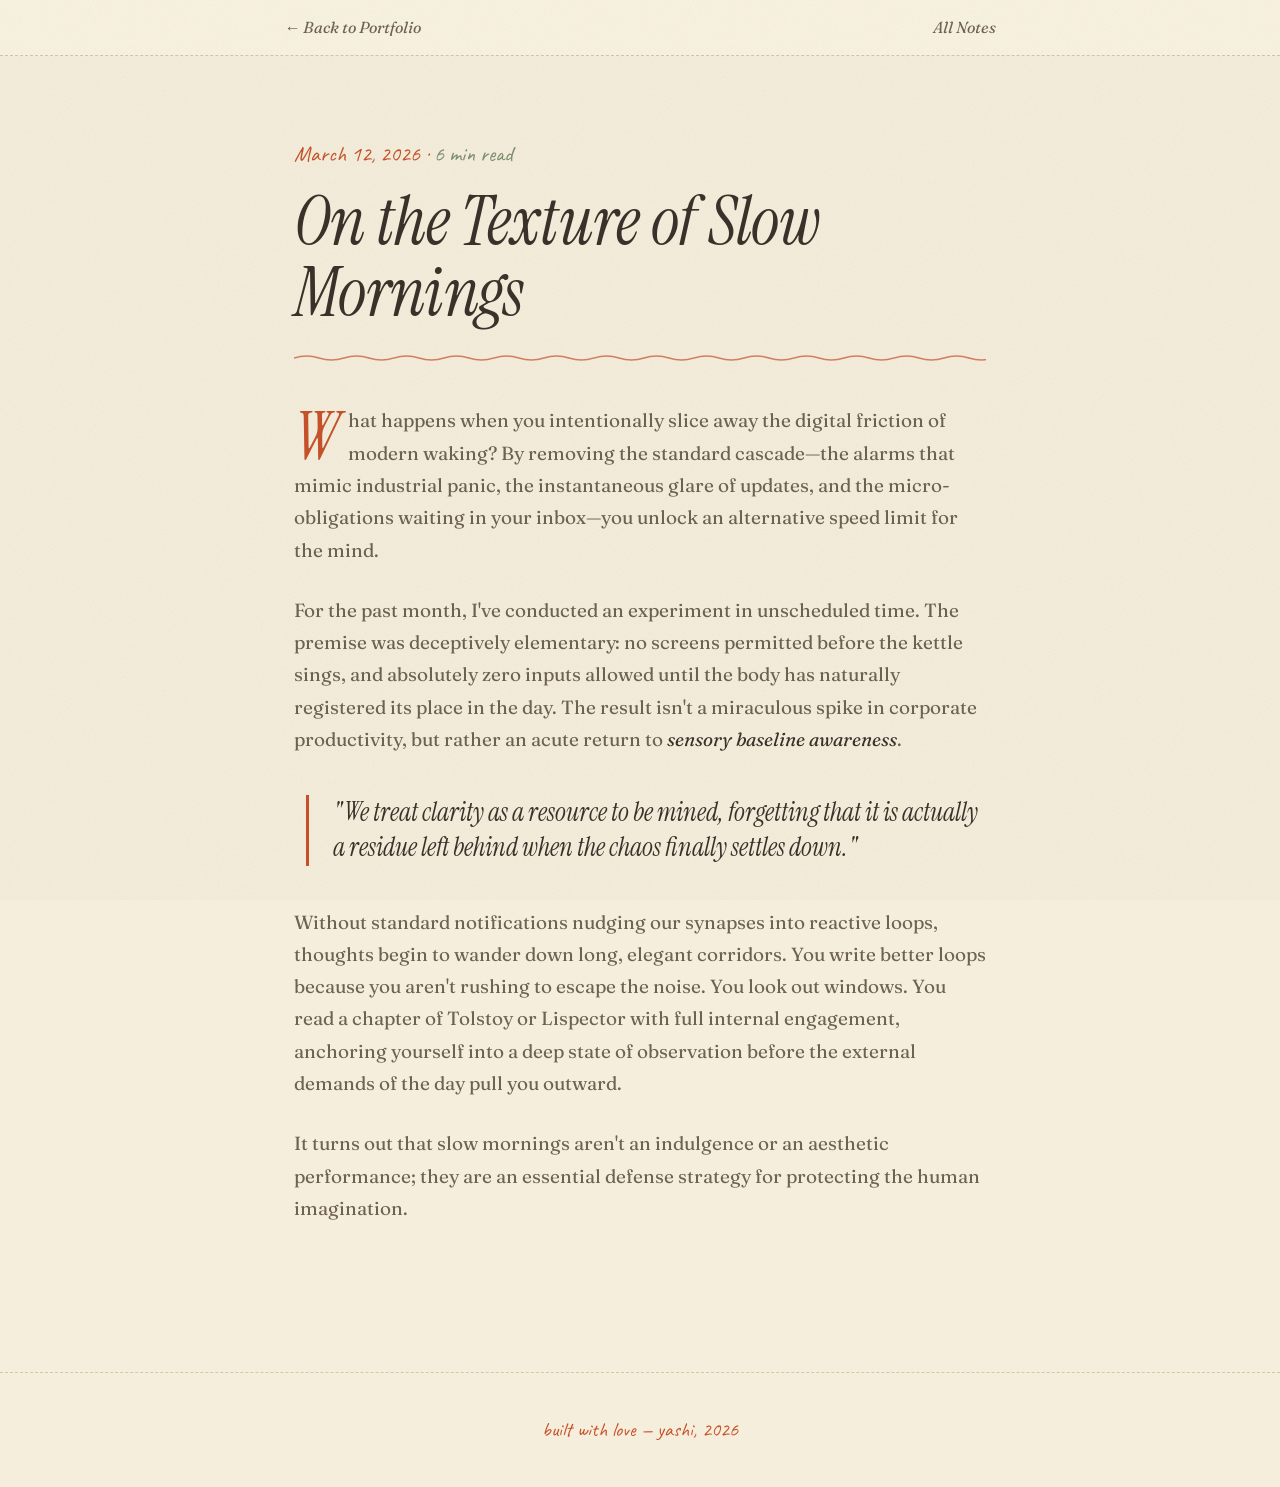
<file: read1.html>
<!DOCTYPE html>
<html lang="en">
<head>
<meta charset="UTF-8">
<meta name="viewport" content="width=device-width, initial-scale=1.0">
<title>On the Texture of Slow Mornings — Yashashwini Singh</title>
<link rel="preconnect" href="https://fonts.googleapis.com">
<link rel="preconnect" href="https://fonts.gstatic.com" crossorigin>
<link href="https://fonts.googleapis.com/css2?family=Instrument+Serif:ital@0;1&family=Fraunces:ital,opsz,wght@0,9..144,300..900;1,9..144,300..900&family=Caveat:wght@400;600&display=swap" rel="stylesheet">
<style>
/* ===========================
   DESIGN TOKENS (Shared with Main Portfolio)
=========================== */
:root {
  --p-bg:       #f5eedc;
  --p-bg-2:     #efe5cc;
  --p-bg-3:     #e9dcc0;
  --p-paper:    #faf4e3;
  --p-line:     #d6c6a4;
  --p-text:     #3a322a;
  --p-text-dim: #6e6253;
  --p-terra:    #c7522a;
  --p-sage:     #7c9070;
  --p-rose:     #c98079;
  --p-ochre:    #d4a574;

  --f-p-display: "Instrument Serif", "Times New Roman", serif;
  --f-p-body:    "Fraunces", Georgia, serif;
  --f-p-hand:    "Caveat", cursive;
}

*, *::before, *::after { box-sizing: border-box; margin: 0; padding: 0; }

body {
  background: var(--p-bg);
  color: var(--p-text);
  font-family: var(--f-p-body);
  font-weight: 400;
  line-height: 1.7; /* Slightly more space for essay readability */
  overflow-x: hidden;
}

/* Texture Overlay Group */
body::before {
  content: "";
  position: fixed;
  inset: 0;
  pointer-events: none;
  z-index: 999;
  opacity: 0.55;
  mix-blend-mode: multiply;
  background-image: url("data:image/svg+xml,%3Csvg xmlns='http://www.w3.org/2000/svg' width='300' height='300'%3E%3Cfilter id='n'%3E%3CfeTurbulence type='fractalNoise' baseFrequency='0.85' numOctaves='2'/%3E%3CfeColorMatrix type='matrix' values='0.23 0 0 0 0 0 0.20 0 0 0 0 0 0.16 0 0 0 0 0 0.08 0'/%3E%3C/filter%3E%3Crect width='300' height='300' filter='url(%23n)'/%3E%3C/svg%3E");
}

/* ===========================
   NAV BAR
=========================== */
.p-nav {
  position: sticky;
  top: 0;
  z-index: 50;
  background: rgba(250, 244, 227, 0.88);
  backdrop-filter: blur(8px);
  border-bottom: 1px dashed var(--p-line);
}
.p-nav-inner {
  max-width: 760px; /* Aligned closer with the reading width */
  margin: 0 auto;
  padding: 14px 24px;
  display: flex;
  justify-content: space-between;
  align-items: center;
}
.p-nav a {
  font-family: var(--f-p-body);
  font-style: italic;
  font-size: 16px;
  color: var(--p-text-dim);
  text-decoration: none;
  transition: color 200ms;
}
.p-nav a:hover {
  color: var(--p-terra);
}

/* ===========================
   ESSAY STRUCTURE
=========================== */
.essay-container {
  max-width: 740px; /* Gold standard container width for text readability */
  margin: 0 auto;
  padding: 80px 24px 120px;
}

/* Header Elements */
.essay-meta {
  font-family: var(--f-p-hand);
  font-size: 22px;
  color: var(--p-terra);
  margin-bottom: 12px;
}
.essay-meta span {
  color: var(--p-sage);
}
.essay-title {
  font-family: var(--f-p-display);
  font-style: italic;
  font-size: clamp(42px, 6vw, 68px);
  font-weight: 400;
  color: var(--p-text);
  line-height: 1.05;
  margin-bottom: 24px;
  letter-spacing: -0.01em;
}
.p-section-rule {
  width: 100%;
  height: 12px;
  margin: 20px 0 40px;
  background-image: url("data:image/svg+xml,%3Csvg xmlns='http://www.w3.org/2000/svg' width='100' height='12'%3E%3Cpath d='M0 6 Q12.5 2 25 6 Q37.5 10 50 6 Q62.5 2 75 6 Q87.5 10 100 6' fill='none' stroke='%23c7522a' stroke-width='1.5' opacity='0.7'/%3E%3C/svg%3E");
  background-repeat: repeat-x;
  background-size: 100px 12px;
}

/* Typography Rules for the Content */
.essay-content {
  font-size: 19px;
  color: var(--p-text-dim);
}
.essay-content p {
  margin-bottom: 28px;
}

/* Big Drop Cap for First Paragraph */
.essay-content p:first-of-type::first-letter {
  font-family: var(--f-p-display);
  font-style: italic;
  font-size: 3.5em;
  color: var(--p-terra);
  float: left;
  line-height: 0.85;
  margin: 6px 10px -4px 0;
}

/* Styled Blockquote within Content */
.essay-content blockquote {
  font-family: var(--f-p-display);
  font-style: italic;
  font-size: 26px;
  color: var(--p-text);
  line-height: 1.35;
  border-left: 3px solid var(--p-terra);
  padding-left: 24px;
  margin: 40px 0 40px 12px;
}

/* Bold/Italic accents aligning with portfolio tokens */
.essay-content em {
  color: var(--p-text);
}

/* ===========================
   FOOTER
=========================== */
.p-footer {
  padding: 40px 32px;
  text-align: center;
  border-top: 1px dashed var(--p-line);
  font-family: var(--f-p-hand);
  font-size: 20px;
  color: var(--p-terra);
}
</style>
</head>
<body>

<nav class="p-nav">
  <div class="p-nav-inner">
    <a href="personal.html">&larr; Back to Portfolio</a>
    <a href="personal.html#notes">All Notes</a>
  </div>
</nav>

<article class="essay-container">
  
  <header>
    <div class="essay-meta">March 12, 2026 · <span>6 min read</span></div>
    <h1 class="essay-title">On the Texture of Slow Mornings</h1>
    <div class="p-section-rule"></div>
  </header>

  <div class="essay-content">
    <p>What happens when you intentionally slice away the digital friction of modern waking? By removing the standard cascade—the alarms that mimic industrial panic, the instantaneous glare of updates, and the micro-obligations waiting in your inbox—you unlock an alternative speed limit for the mind.</p>

    <p>For the past month, I've conducted an experiment in unscheduled time. The premise was deceptively elementary: no screens permitted before the kettle sings, and absolutely zero inputs allowed until the body has naturally registered its place in the day. The result isn't a miraculous spike in corporate productivity, but rather an acute return to <em>sensory baseline awareness</em>.</p>

    <blockquote>
      "We treat clarity as a resource to be mined, forgetting that it is actually a residue left behind when the chaos finally settles down."
    </blockquote>

    <p>Without standard notifications nudging our synapses into reactive loops, thoughts begin to wander down long, elegant corridors. You write better loops because you aren't rushing to escape the noise. You look out windows. You read a chapter of Tolstoy or Lispector with full internal engagement, anchoring yourself into a deep state of observation before the external demands of the day pull you outward.</p>

    <p>It turns out that slow mornings aren't an indulgence or an aesthetic performance; they are an essential defense strategy for protecting the human imagination.</p>
  </div>

</article>

<footer class="p-footer">
  built with love — yashi, 2026
</footer>

</body>
</html>
</file>
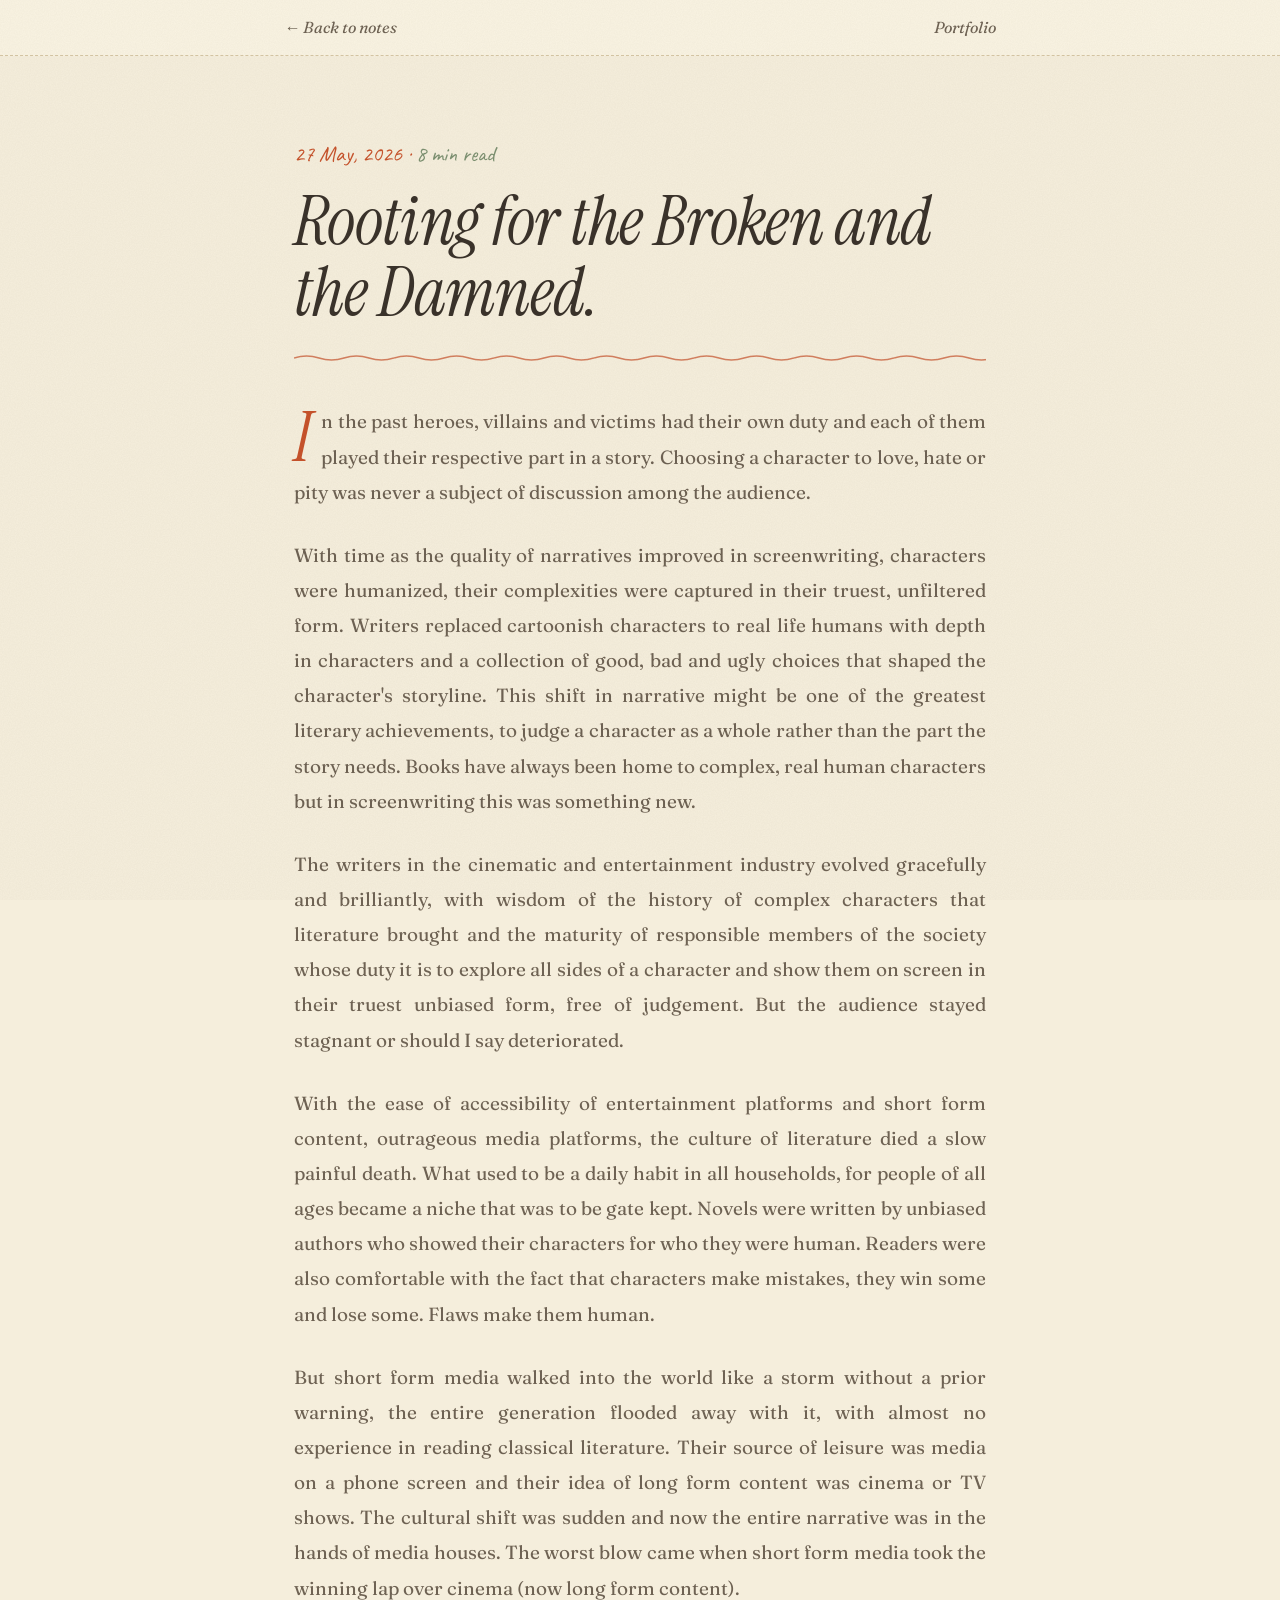
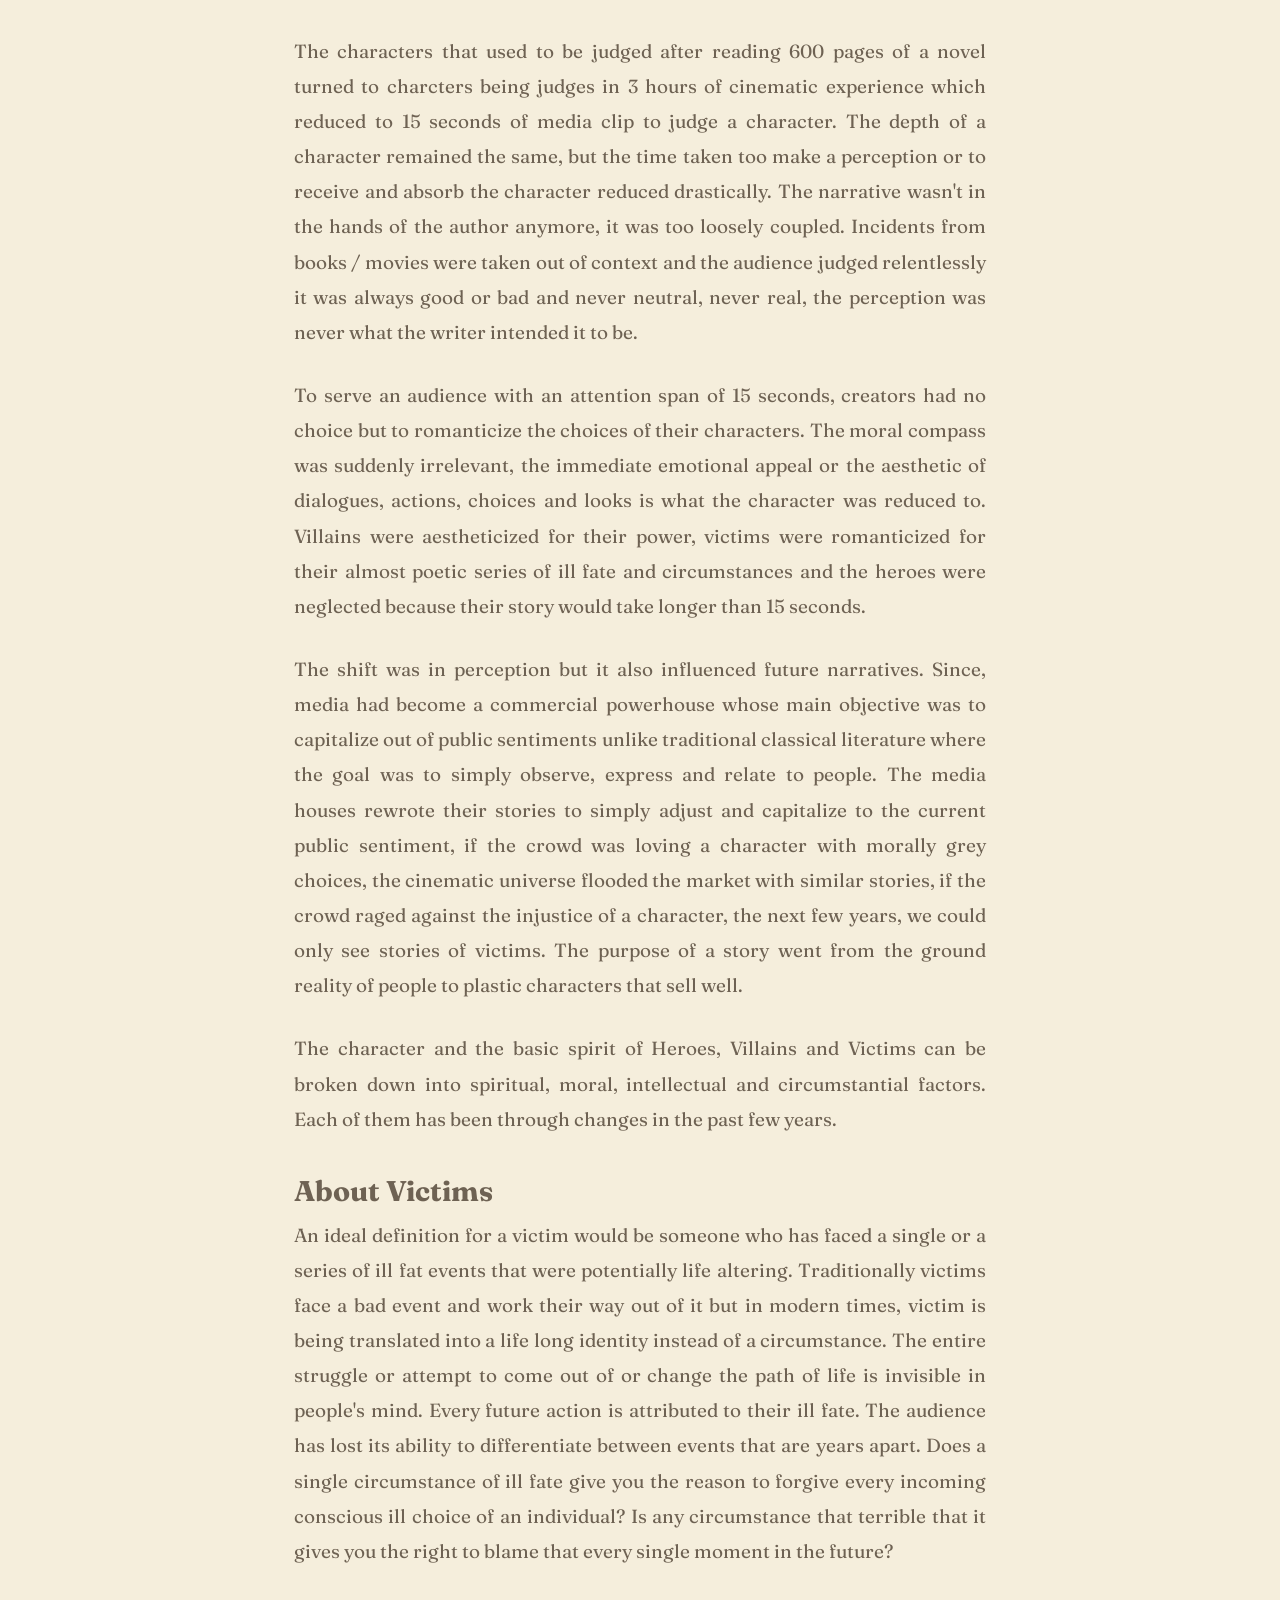
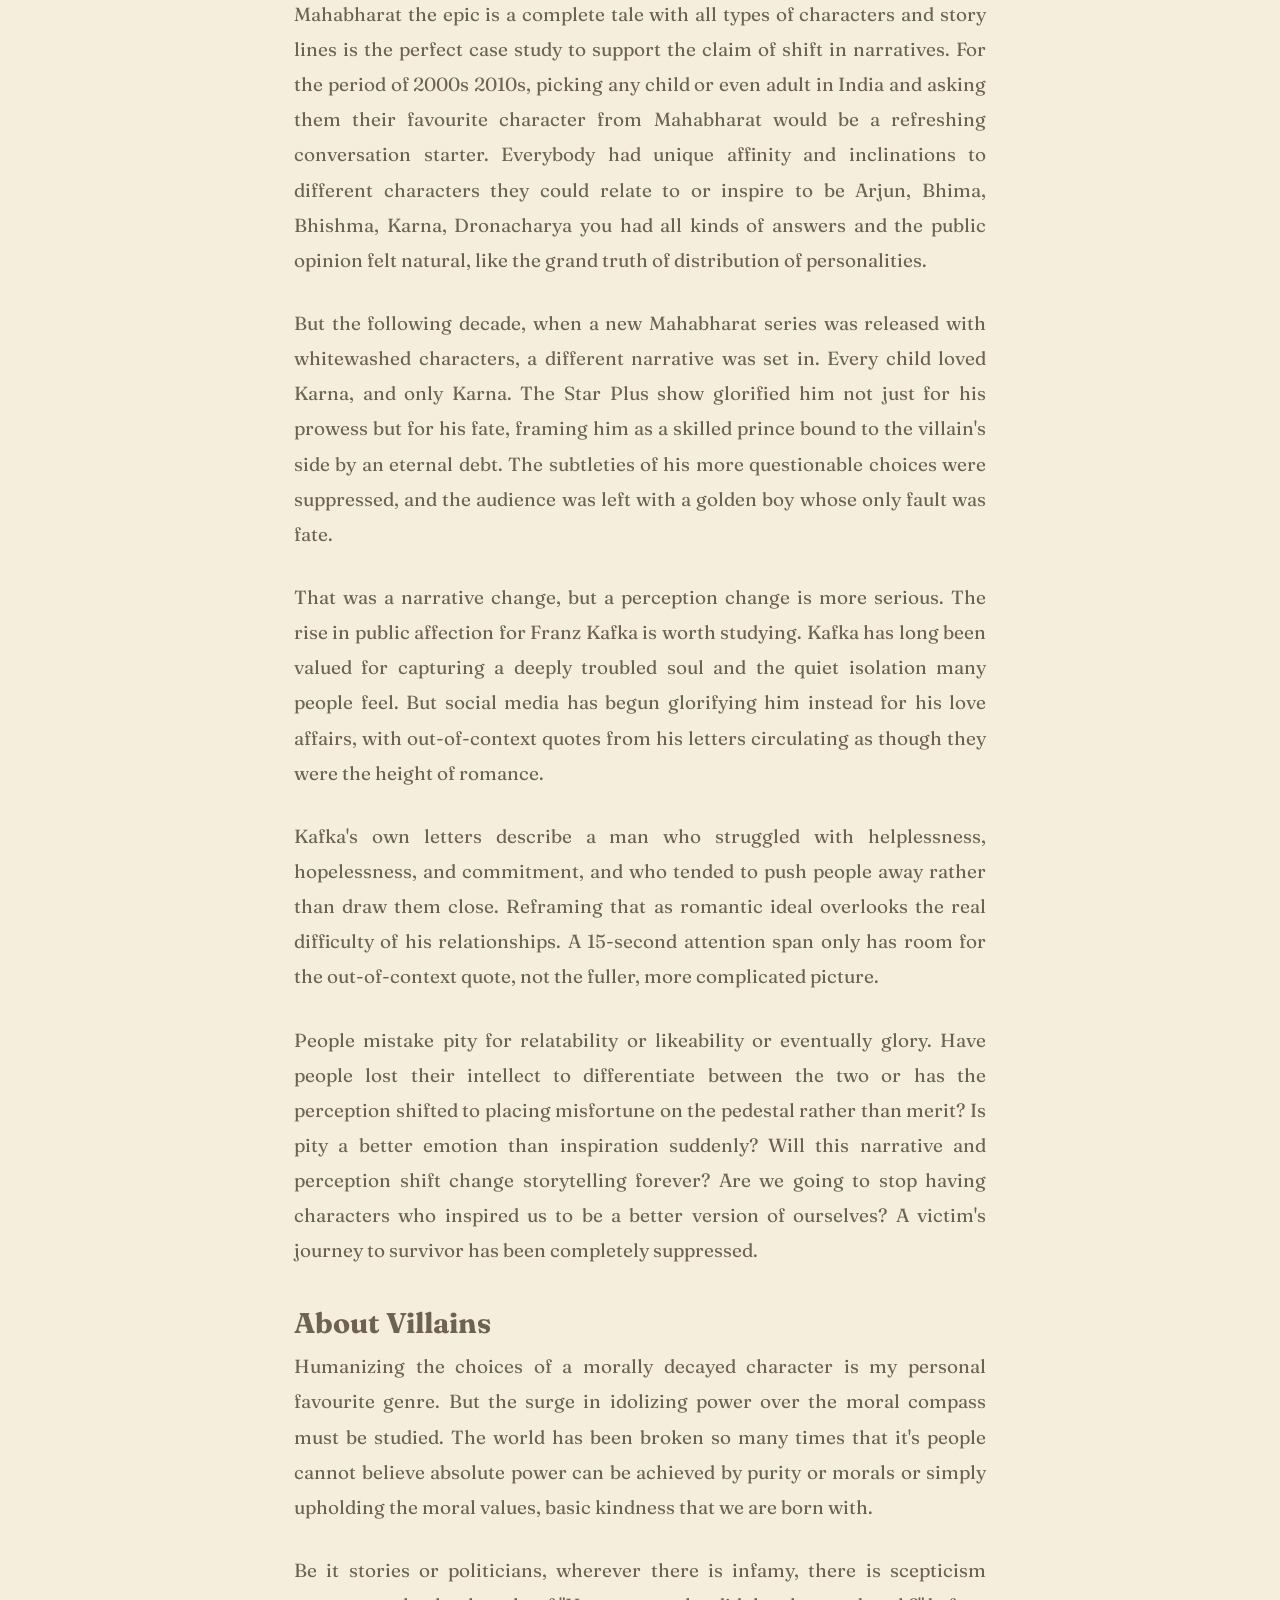
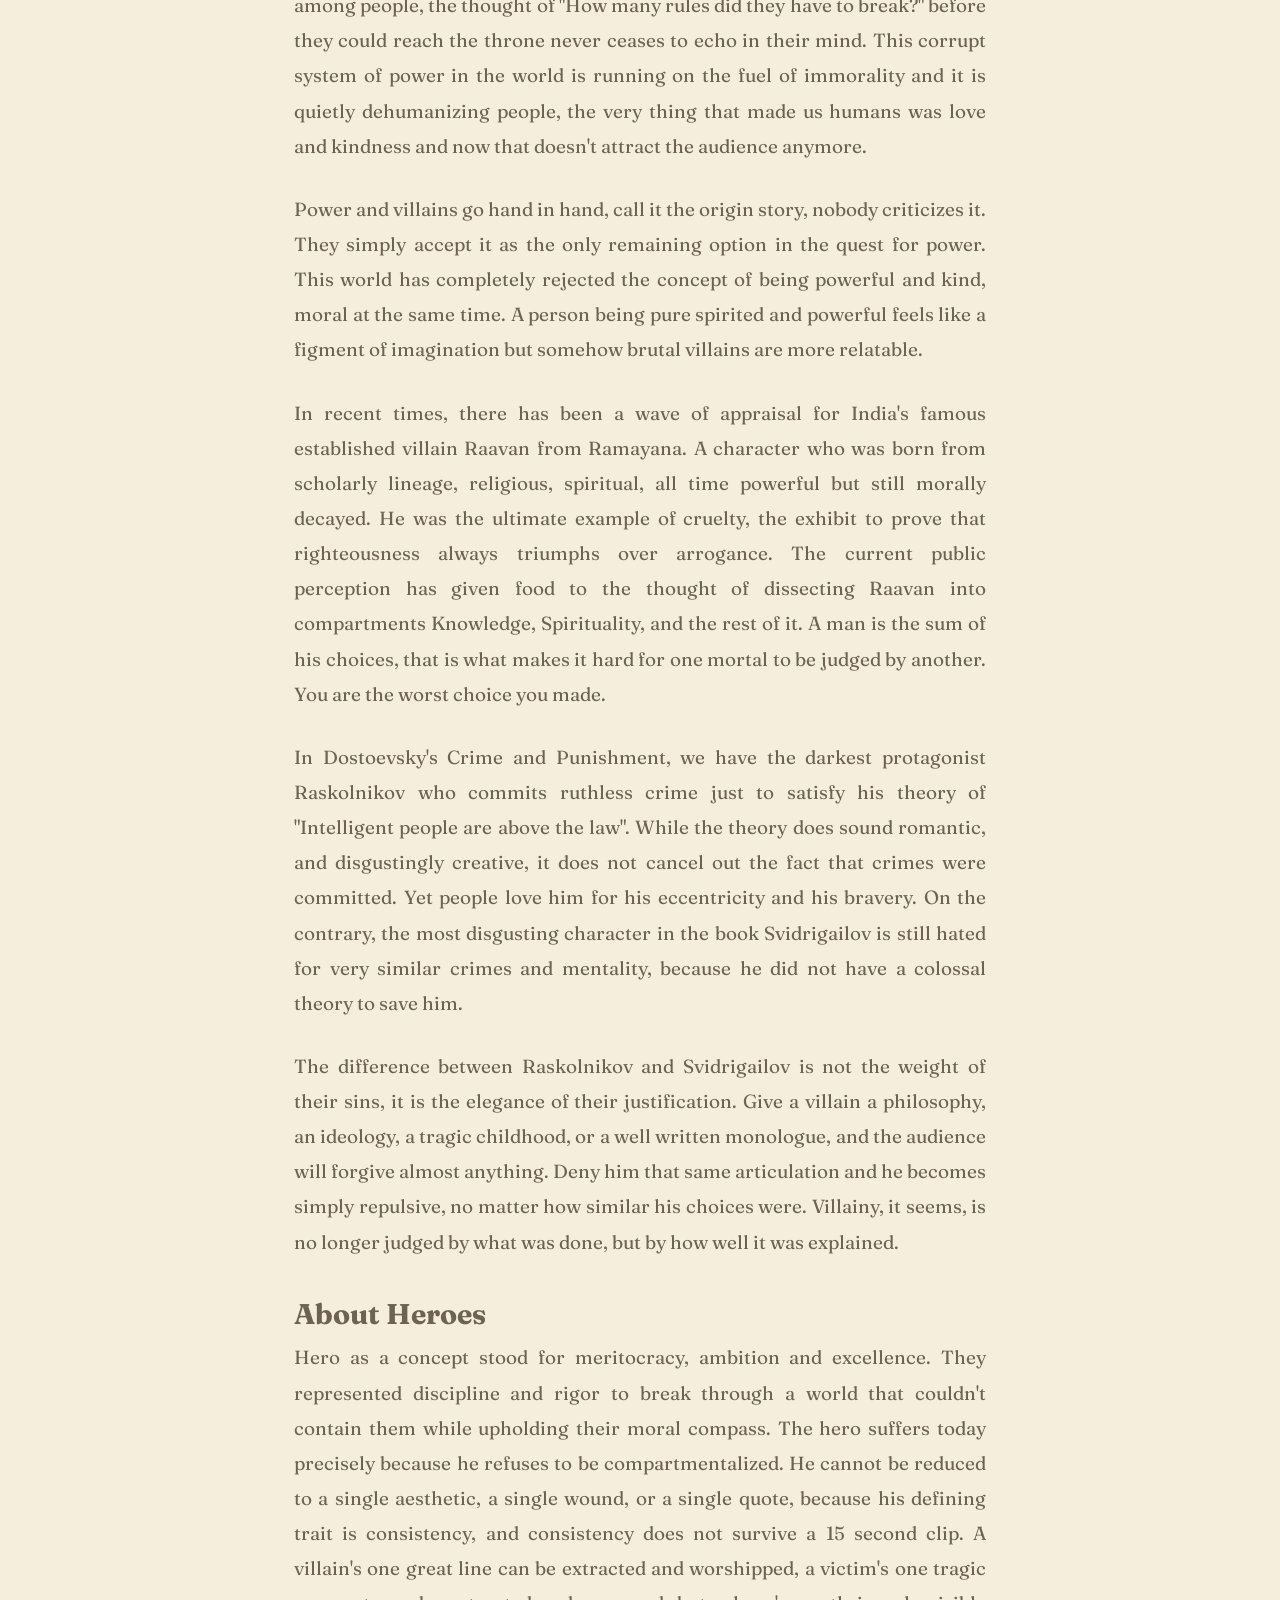
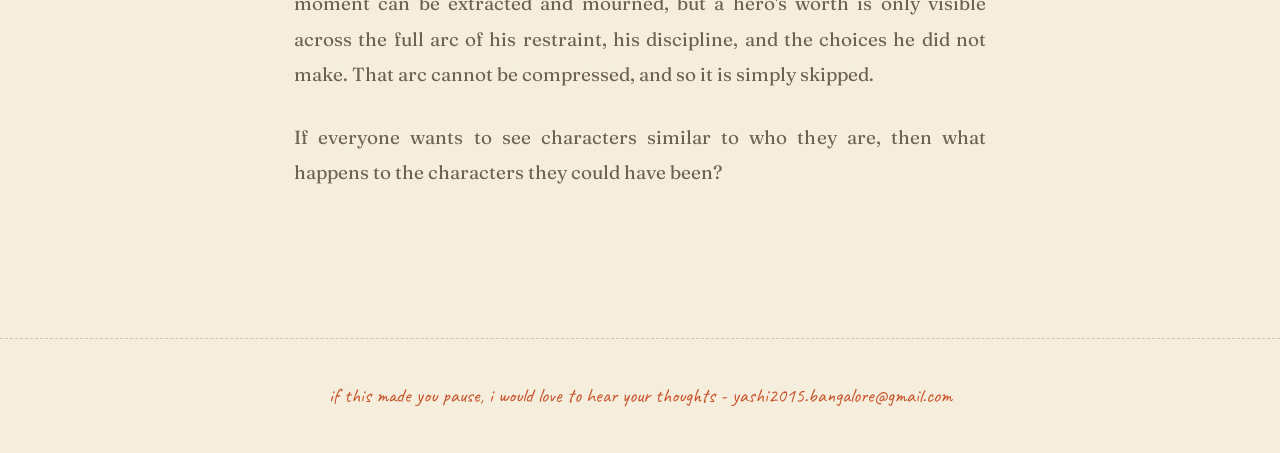
<file: victims_villains_heroes.html>
<!DOCTYPE html>
<html lang="en">
<head>
<meta charset="UTF-8">
<meta name="viewport" content="width=device-width, initial-scale=1.0">
<title>On the Texture of Slow Mornings — Yashashwini Singh</title>
<link rel="preconnect" href="https://fonts.googleapis.com">
<link rel="preconnect" href="https://fonts.gstatic.com" crossorigin>
<link href="https://fonts.googleapis.com/css2?family=Instrument+Serif:ital@0;1&family=Fraunces:ital,opsz,wght@0,9..144,300..900;1,9..144,300..900&family=Caveat:wght@400;600&display=swap" rel="stylesheet">
<link rel="stylesheet" href="css/article.css">
</head>
<body>

<nav class="p-nav">
  <div class="p-nav-inner">
    <a href="index.html#notes">← Back to notes</a>
    <a href="index.html">Portfolio</a>
  </div>
</nav>

<article class="essay-container">
  
  <header>
    <div class="essay-meta">27 May, 2026 · <span>8 min read</span></div>
    <h1 class="essay-title">Rooting for the Broken and the Damned. </h1>
    <div class="p-section-rule"></div>
  </header>

  <div class="essay-content">
    <p>In the past  heroes, villains and victims had their own duty and each of them played their respective part in a story. Choosing a character to love, hate or pity was never a subject of discussion among the audience.</p>

    <p>With time as the quality of narratives improved in screenwriting, characters were humanized, their complexities were captured in their truest, unfiltered form. Writers replaced cartoonish characters to real life humans with depth in characters and a collection of good, bad and ugly choices that shaped the character's storyline. This shift in narrative might be one of the greatest literary achievements, to judge a character as a whole rather than the part the story needs. Books have always been home to complex, real human characters but in screenwriting this was something new.</p>

    <p>The writers in the cinematic and entertainment industry evolved gracefully and brilliantly, with wisdom of the history of complex characters that literature brought and the maturity of responsible members of the society whose duty it is to explore all sides of a character and show them on screen in their truest unbiased form, free of judgement. But the audience stayed stagnant or should I say deteriorated.</p>

    <p>With the ease of accessibility of entertainment platforms and short form content, outrageous media platforms, the culture of literature died a slow painful death. What used to be a daily habit in all households, for people of all ages became a niche that was to be gate kept. Novels were written by unbiased authors who showed their characters for who they were  human. Readers were also comfortable with the fact that characters make mistakes, they win some and lose some. Flaws make them human.</p>

    <p>But short form media walked into the world like a storm without a prior warning, the entire generation flooded away with it, with almost no experience in reading classical literature. Their source of leisure was media on a phone screen and their idea of long form content was cinema or TV shows. The cultural shift was sudden and now the entire narrative was in the hands of media houses. The worst blow came when short form media took the winning lap over cinema (now long form content).</p>

    <p>The characters that used to be judged after reading 600 pages of a novel turned to charcters being judges in 3 hours of cinematic experience which reduced to 15 seconds of media clip to judge a character. The depth of a character remained the same, but the time taken too make a perception or to receive and absorb the character reduced drastically. The narrative wasn't in the hands of the author anymore, it was too loosely coupled. Incidents from books / movies were taken out of context and the audience judged relentlessly  it was always good or bad and never neutral, never real, the perception was never what the writer intended it to be.</p>

    <p>To serve an audience with an attention span of 15 seconds, creators had no choice but to romanticize the choices of their characters. The moral compass was suddenly irrelevant, the immediate emotional appeal or the aesthetic of dialogues, actions, choices and looks is what the character was reduced to. Villains were aestheticized for their power, victims were romanticized for their almost poetic series of ill fate and circumstances and the heroes were neglected because their story would take longer than 15 seconds.</p>

    <p>The shift was in perception but it also influenced future narratives. Since, media had become a commercial powerhouse whose main objective was to capitalize out of public sentiments unlike traditional classical literature where the goal was to simply observe, express and relate to people. The media houses rewrote their stories to simply adjust and capitalize to the current public sentiment, if the crowd was loving a character with morally grey choices, the cinematic universe flooded the market with similar stories, if the crowd raged against the injustice of a character, the next few years, we could only see stories of victims. The purpose of a story went from the ground reality of people to plastic characters that sell well.</p>

    <p>The character and the basic spirit of Heroes, Villains and Victims can be broken down into spiritual, moral, intellectual and circumstantial factors. Each of them has been through changes in the past few years.</p>

    <h2 class="essay-subhead">About Victims</h2>

    <p>An ideal definition for a victim would be someone who has faced a single or a series of ill fat events that were potentially life altering. Traditionally victims face a bad event and work their way out of it but in modern times, victim is being translated into a life long identity instead of a circumstance. The entire struggle or attempt to come out of or change the path of life is invisible in people's mind. Every future action is attributed to their ill fate. The audience has lost its ability to differentiate between events that are years apart. Does a single circumstance of ill fate give you the reason to forgive every incoming conscious ill choice of an individual? Is any circumstance that terrible that it gives you the right to blame that every single moment in the future?</p>
 
    <p>Mahabharat  the epic is a complete tale with all types of characters and story lines is the perfect case study to support the claim of shift in narratives. For the period of 2000s  2010s, picking any child or even adult in India and asking them their favourite character from Mahabharat would be a refreshing conversation starter. Everybody had unique affinity and inclinations to different characters they could relate to or inspire to be  Arjun, Bhima, Bhishma, Karna, Dronacharya  you had all kinds of answers and the public opinion felt natural, like the grand truth of distribution of personalities.</p>
 
    <p>But the following decade, when a new Mahabharat series was released with whitewashed characters, a different narrative was set in. Every child loved Karna, and only Karna. The Star Plus show glorified him not just for his prowess but for his fate, framing him as a skilled prince bound to the villain's side by an eternal debt. The subtleties of his more questionable choices were suppressed, and the audience was left with a golden boy whose only fault was fate.</p>
 
    <p>That was a narrative change, but a perception change is more serious. The rise in public affection for Franz Kafka is worth studying. Kafka has long been valued for capturing a deeply troubled soul and the quiet isolation many people feel. But social media has begun glorifying him instead for his love affairs, with out-of-context quotes from his letters circulating as though they were the height of romance.</p>
 
    <p>Kafka's own letters describe a man who struggled with helplessness, hopelessness, and commitment, and who tended to push people away rather than draw them close. Reframing that as romantic ideal overlooks the real difficulty of his relationships. A 15-second attention span only has room for the out-of-context quote, not the fuller, more complicated picture.</p>
 
    <p>People mistake pity for relatability or likeability or eventually glory. Have people lost their intellect to differentiate between the two or has the perception shifted to placing misfortune on the pedestal rather than merit? Is pity a better emotion than inspiration suddenly? Will this narrative and perception shift change storytelling forever? Are we going to stop having characters who inspired us to be a better version of ourselves? A victim's journey to survivor has been completely suppressed.</p>
 
    <h2 class="essay-subhead">About Villains</h2>

    <p>Humanizing the choices of a morally decayed character is my personal favourite genre. But the surge in idolizing power over the moral compass must be studied. The world has been broken so many times that it's people cannot believe absolute power can be achieved by purity or morals or simply upholding the moral values, basic kindness that we are born with.</p>

    <p>Be it stories or politicians, wherever there is infamy, there is scepticism among people, the thought of "How many rules did they have to break?" before they could reach the throne never ceases to echo in their mind. This corrupt system of power in the world is running on the fuel of immorality and it is quietly dehumanizing people, the very thing that made us humans was love and kindness and now that doesn't attract the audience anymore.</p>

    <p>Power and villains go hand in hand, call it the origin story, nobody criticizes it. They simply accept it as the only remaining option in the quest for power. This world has completely rejected the concept of being powerful and kind, moral at the same time. A person being pure spirited and powerful feels like a figment of imagination but somehow brutal villains are more relatable.</p>

    <p>In recent times, there has been a wave of appraisal for India's famous established villain  Raavan from Ramayana. A character who was born from scholarly lineage, religious, spiritual, all time powerful but still morally decayed. He was the ultimate example of cruelty, the exhibit to prove that righteousness always triumphs over arrogance. The current public perception has given food to the thought of dissecting Raavan into compartments  Knowledge, Spirituality, and the rest of it. A man is the sum of his choices, that is what makes it hard for one mortal to be judged by another. You are the worst choice you made.</p>

    <p>In Dostoevsky's Crime and Punishment, we have the darkest protagonist  Raskolnikov who commits ruthless crime just to satisfy his theory of "Intelligent people are above the law". While the theory does sound romantic, and disgustingly creative, it does not cancel out the fact that crimes were committed. Yet people love him for his eccentricity and his bravery. On the contrary, the most disgusting character in the book  Svidrigailov is still hated for very similar crimes and mentality, because he did not have a colossal theory to save him.</p>

    <p>The difference between Raskolnikov and Svidrigailov is not the weight of their sins, it is the elegance of their justification. Give a villain a philosophy, an ideology, a tragic childhood, or a well written monologue, and the audience will forgive almost anything. Deny him that same articulation and he becomes simply repulsive, no matter how similar his choices were. Villainy, it seems, is no longer judged by what was done, but by how well it was explained.</p>

    <h2 class="essay-subhead">About Heroes</h2>

    <p>Hero as a concept stood for meritocracy, ambition and excellence. They represented discipline and rigor to break through a world that couldn't contain them while upholding their moral compass. The hero suffers today precisely because he refuses to be compartmentalized. He cannot be reduced to a single aesthetic, a single wound, or a single quote, because his defining trait is consistency, and consistency does not survive a 15 second clip. A villain's one great line can be extracted and worshipped, a victim's one tragic moment can be extracted and mourned, but a hero's worth is only visible across the full arc of his restraint, his discipline, and the choices he did not make. That arc cannot be compressed, and so it is simply skipped.</p>

    <p>If everyone wants to see characters similar to who they are, then what happens to the characters they could have been?</p>

  </div>

</article>

<footer class="p-footer">
  if this made you pause, i would love to hear your thoughts - <a href="mailto:yashi2015.bangalore@gmail.com">yashi2015.bangalore@gmail.com</a>
</footer>

</body>
</html>
</file>
<file: css/personal.css>
/* Professional Mode Overrides */
:root[data-mode="professional"] {
  --p-bg:       #f1f5f9;
  --p-bg-2:     #e2e8f0;
  --p-bg-3:     #cbd5e1;
  --p-paper:    #ffffff;
  --p-line:     #94a3b8;
  --p-text:     #0f172a;
  --p-text-dim: #475569;
  --p-terra:    #2563eb; /* Corporate Blue */
  --p-sage:     #0d9488; /* Deep Teal */
  --p-rose:     #64748b; /* Slate */
  --p-ochre:    #4f46e5; /* Indigo */
}

/* Toggle Switch Styling */
.mode-switch-wrap {
  position: absolute;
  left: 36px;
  top: 14px;
  display: flex;
  align-items: center;
  gap: 8px;
  font-family: var(--f-p-hand);
  font-size: 18px;
  color: var(--p-text-dim);
  z-index: 100;
}
.mode-toggle {
  appearance: none;
  width: 42px;
  height: 22px;
  background: var(--p-line);
  border-radius: 20px;
  position: relative;
  cursor: pointer;
  transition: background 0.3s;
  outline: none;
}
.mode-toggle::before {
  content: "";
  position: absolute;
  width: 16px;
  height: 16px;
  border-radius: 50%;
  top: 3px;
  left: 3px;
  background: var(--p-paper);
  transition: transform 0.3s;
}
.mode-toggle:checked {
  background: var(--p-terra);
}
.mode-toggle:checked::before {
  transform: translateX(20px);
}

/* ===========================
   DESIGN TOKENS
=========================== */
:root {
  --p-bg:       #f5eedc;
  --p-bg-2:     #efe5cc;
  --p-bg-3:     #e9dcc0;
  --p-paper:    #faf4e3;
  --p-line:     #d6c6a4;
  --p-text:     #3a322a;
  --p-text-dim: #6e6253;
  --p-terra:    #c7522a;
  --p-sage:     #7c9070;
  --p-rose:     #c98079;
  --p-ochre:    #d4a574;

  --f-p-display: "Instrument Serif", "Times New Roman", serif;
  --f-p-body:    "Fraunces", Georgia, serif;
  --f-p-hand:    "Caveat", cursive;
}

*, *::before, *::after { box-sizing: border-box; margin: 0; padding: 0; }

html { scroll-behavior: smooth; }

body {
  background: var(--p-bg);
  color: var(--p-text);
  font-family: var(--f-p-body);
  font-weight: 400;
  line-height: 1.6;
  overflow-x: hidden;
}

/* ===========================
   TEXTURE OVERLAY
=========================== */
body::before {
  content: "";
  position: fixed;
  inset: 0;
  pointer-events: none;
  z-index: 999;
  opacity: 0.55;
  mix-blend-mode: multiply;
  background-image: url("data:image/svg+xml,%3Csvg xmlns='http://www.w3.org/2000/svg' width='300' height='300'%3E%3Cfilter id='n'%3E%3CfeTurbulence type='fractalNoise' baseFrequency='0.85' numOctaves='2'/%3E%3CfeColorMatrix type='matrix' values='0.23 0 0 0 0 0 0.20 0 0 0 0 0 0.16 0 0 0 0 0 0.08 0'/%3E%3C/filter%3E%3Crect width='300' height='300' filter='url(%23n)'/%3E%3C/svg%3E");
}

/* ===========================
   LAYOUT
=========================== */
.p-container {
  max-width: 1100px;
  margin: 0 auto;
  padding: 0 36px;
}

.p-section {
  padding: 110px 0 60px;
}

/* ===========================
   TOP NAV
=========================== */
.p-nav {
  position: sticky;
  top: 0;
  z-index: 50;
  background: rgba(250, 244, 227, 0.88);
  backdrop-filter: blur(8px);
}
.p-nav-inner {
  max-width: 1100px;
  margin: 0 auto;
  padding: 14px 36px 14px 96px;
  display: flex;
  flex-wrap: wrap;
  gap: 6px 26px;
  justify-content: flex-end;
  align-items: center;
}
.p-nav a {
  font-family: var(--f-p-body);
  font-style: italic;
  font-size: 16px;
  color: var(--p-text-dim);
  text-decoration: none;
  letter-spacing: 0.01em;
  padding: 4px 2px;
  position: relative;
  transition: color 200ms;
}
.p-nav a::after {
  content: "";
  position: absolute;
  left: 0; bottom: -2px;
  width: 100%; height: 4px;
  background-image: url("data:image/svg+xml,%3Csvg xmlns='http://www.w3.org/2000/svg' width='60' height='4'%3E%3Cpath d='M0 2 Q7.5 0 15 2 Q22.5 4 30 2 Q37.5 0 45 2 Q52.5 4 60 2' fill='none' stroke='%23c7522a' stroke-width='1.6'/%3E%3C/svg%3E");
  background-repeat: repeat-x;
  background-size: 60px 4px;
  opacity: 0;
  transform: translateY(2px);
  transition: opacity 200ms, transform 200ms;
}
.p-nav a:hover, .p-nav a.active {
  color: var(--p-terra);
}
.p-nav a:hover::after, .p-nav a.active::after {
  opacity: 1;
  transform: translateY(0);
}
.p-nav a:focus { outline: none; outline-offset: 0; }

/* ===========================
   HERO
=========================== */
#hero {
  min-height: 100vh;
  padding: 100px 0 60px;
  display: flex;
  align-items: center;
}
#hero .p-container { width: 100%; }
.p-hero-grid {
  display: grid;
  grid-template-columns: 360px 1fr;
  gap: 64px;
  align-items: center;
}

.p-photo {
  width: 320px;
  height: 384px;
  background: var(--p-paper);
  border: 1px solid var(--p-line);
  border-radius: 8px;
  box-shadow:
    0 4px 0 var(--p-bg-3),
    0 16px 32px rgba(58,50,42,0.15),
    inset 0 0 0 8px var(--p-paper),
    inset 0 0 0 9px var(--p-line);
  transform: rotate(-2.5deg);
  display: flex;
  align-items: center;
  justify-content: center;
  font-family: var(--f-p-hand);
  font-size: 18px;
  color: var(--p-text-dim);
  position: relative;
  text-align: center;
}
.p-photo::after {
  content: "✿";
  font-size: 32px;
  color: var(--p-terra);
  position: absolute;
  top: -14px;
  right: -10px;
  transform: rotate(15deg);
}

/* .p-hero-text {} */
.p-hero-eyebrow {
  font-family: var(--f-p-hand);
  font-size: 25px;
  font-style: italic;
  color: var(--p-terra);
  transform: rotate(-1.3deg);
  display: inline-block;
  margin-bottom: 8px;
}
.p-hero-name {
  font-family: var(--f-p-display);
  font-style: italic;
  font-weight: 400;
  font-size: clamp(56px, 9vw, 120px);
  color: var(--p-text);
  line-height: 0.88;
  letter-spacing: -0.02em;
  margin-bottom: 22px;
}
.p-hero-name .amp { color: var(--p-terra); }
.p-hero-tagline {
  font-family: var(--f-p-display);
  font-style: italic;
  font-size: clamp(22px, 2.4vw, 30px);
  color: var(--p-text-dim);
  line-height: 1.3;
  margin-bottom: 24px;
}
.p-hero-tagline .t-sage    { color: var(--p-sage); }
.p-hero-tagline .t-rose    { color: var(--p-rose); }
.p-hero-tagline .t-ochre   { color: var(--p-ochre); }

.p-hero-bio {
  font-size: 18px;
  color: var(--p-text-dim);
  line-height: 1.7;
  max-width: 540px;
}
.p-hero-bio::first-letter {
  font-family: var(--f-p-display);
  font-style: italic;
  font-size: 3.2em;
  color: var(--p-terra);
  float: left;
  line-height: 0.85;
  margin: 6px 8px -4px 0;
}

/* ===========================
   SECTION CHROME
=========================== */
.p-section-eyebrow {
  font-family: var(--f-p-hand);
  font-size: 26px;
  color: var(--p-terra);
  transform: rotate(-2deg);
  display: inline-block;
  margin-bottom: 4px;
}
.p-section-title {
  font-family: var(--f-p-display);
  font-style: italic;
  font-size: clamp(40px, 6vw, 72px);
  font-weight: 400;
  color: var(--p-text);
  letter-spacing: -0.01em;
  line-height: 1;
  margin-bottom: 16px;
}
.p-section-subtitle {
  font-family: var(--f-p-display);
  font-style: italic;
  font-size: 22px;
  color: var(--p-text-dim);
  margin-top: -8px;
}
.p-section-rule {
  width: 100%;
  height: 12px;
  margin: 28px 0 44px;
  background-image: url("data:image/svg+xml,%3Csvg xmlns='http://www.w3.org/2000/svg' width='100' height='12'%3E%3Cpath d='M0 6 Q12.5 2 25 6 Q37.5 10 50 6 Q62.5 2 75 6 Q87.5 10 100 6' fill='none' stroke='%23c7522a' stroke-width='1.5' opacity='0.7'/%3E%3C/svg%3E");
  background-repeat: repeat-x;
  background-size: 100px 12px;
}

/* ===========================
   DAY IN MY LIFE
=========================== */
.p-day-list {
  display: grid;
  gap: 0;
  position: relative;
  padding-left: 100px;
}
.p-day-list::before {
  content: "";
  position: absolute;
  left: 100px;
  top: 20px;
  bottom: 20px;
  width: 2px;
  background-image: url("data:image/svg+xml,%3Csvg xmlns='http://www.w3.org/2000/svg' width='2' height='30'%3E%3Cpath d='M1 0 Q2 7.5 1 15 Q0 22.5 1 30' fill='none' stroke='%23c7522a' stroke-width='2' opacity='0.6'/%3E%3C/svg%3E");
  background-repeat: repeat-y;
  background-size: 2px 30px;
}
.p-day-item {
  display: grid;
  grid-template-columns: 90px 50px 1fr;
  gap: 18px;
  padding: 14px 0;
  align-items: center;
}
.p-day-time {
  font-family: var(--f-p-display);
  font-style: italic;
  font-size: 22px;
  color: var(--p-terra);
  text-align: right;
  margin-left: -90px;
}
.p-day-icon {
  width: 36px;
  height: 36px;
  border-radius: 50%;
  background: var(--p-paper);
  border: 1.5px solid var(--p-terra);
  display: flex;
  align-items: center;
  justify-content: center;
  font-size: 16px;
  margin-left: 7px;
  flex-shrink: 0;
}
.p-day-text {
  font-family: var(--f-p-body);
  font-size: 17px;
  color: var(--p-text);
  line-height: 1.5;
}
.p-day-text em { color: var(--p-text-dim); }

/* ===========================
   TRAVEL
=========================== */
/* Travel styles removed and moved to travel-section.html */

/* ===========================
   FIELD NOTES
=========================== */
.p-notes-list { display: grid; gap: 24px; }
.p-note {
  display: grid;
  grid-template-columns: 60px 1fr auto;
  gap: 24px;
  align-items: baseline;
  padding: 22px 0;
  border-bottom: 1px dashed var(--p-line);
}
.p-note:last-child { border-bottom: none; }
.p-note-num {
  font-family: var(--f-p-display);
  font-style: italic;
  font-size: 48px;
  color: var(--p-terra);
  opacity: 0.7;
  line-height: 1;
}
.p-note-title {
  font-family: var(--f-p-display);
  font-style: italic;
  font-weight: 400;
  font-size: 28px;
  color: var(--p-text);
  line-height: 1.15;
  letter-spacing: -0.01em;
  margin-bottom: 6px;
}
.p-note-meta {
  font-family: var(--f-p-hand);
  font-size: 18px;
  color: var(--p-text-dim);
  margin-bottom: 8px;
}
.p-note-meta span { color: var(--p-sage); }
.p-note-teaser {
  font-size: 16px;
  color: var(--p-text-dim);
  line-height: 1.5;
}
.p-note-read {
  font-family: var(--f-p-display);
  font-style: italic;
  font-size: 18px;
  color: var(--p-terra);
  text-decoration: none;
  align-self: center;
  white-space: nowrap;
}
.p-note-read:hover { text-decoration: underline; }

/* ===========================
   QUOTES BAND
=========================== */
.p-quotes { padding: 60px 0; }
.p-quote {
  padding: 60px 36px;
  position: relative;
}
.p-quote:nth-child(odd)  { background: rgba(124,144,112,0.1); }
.p-quote:nth-child(even) { background: rgba(199,82,42,0.06); }
.p-quote::before {
  content: "\201C";
  font-family: var(--f-p-display);
  font-style: italic;
  font-size: 180px;
  color: var(--p-terra);
  opacity: 0.18;
  line-height: 0.6;
  position: absolute;
  top: 30px;
  left: 36px;
}
.p-quote-text {
  font-family: var(--f-p-display);
  font-style: italic;
  font-size: clamp(24px, 3vw, 36px);
  color: var(--p-text);
  line-height: 1.35;
  letter-spacing: -0.005em;
  max-width: 780px;
  margin: 0 auto 18px;
  position: relative;
  z-index: 1;
  text-align: center;
}
.p-quote-attr {
  font-family: var(--f-p-hand);
  font-size: 22px;
  color: var(--p-terra);
  text-align: center;
  position: relative;
  z-index: 1;
}

/* ===========================
   READING LOG
=========================== */
.p-shelf-wrap {
  background: linear-gradient(180deg, var(--p-bg-2), var(--p-bg-3));
  padding: 36px 28px 18px;
  border-radius: 4px;
  box-shadow:
    inset 0 0 0 1px var(--p-line),
    0 6px 0 var(--p-line);
}
.p-shelf {
  display: flex;
  gap: 6px;
  align-items: flex-end;
  height: 220px;
  border-bottom: 6px solid #8a6f4c;
  box-shadow: 0 4px 0 rgba(58,50,42,0.18);
  overflow-x: auto;
  padding-bottom: 0;
}
.p-book {
  width: 56px;
  flex-shrink: 0;
  border-radius: 2px 2px 0 0;
  box-shadow:
    inset -3px 0 6px rgba(0,0,0,0.2),
    inset 3px 0 0 rgba(255,255,255,0.08),
    0 -2px 0 rgba(0,0,0,0.15);
  padding: 16px 6px;
  cursor: pointer;
  transition: transform 240ms ease;
  display: flex;
  align-items: flex-start;
  justify-content: center;
}
.p-book:hover, .p-book.active { transform: translateY(-12px); }
.p-book span {
  font-family: var(--f-p-display);
  font-style: italic;
  font-size: 13px;
  color: rgba(255,255,255,0.95);
  writing-mode: vertical-rl;
  text-orientation: mixed;
  transform: rotate(180deg);
  letter-spacing: 0.02em;
  user-select: none;
}

.p-book:nth-child(1) { background: linear-gradient(180deg, #c7522a, #a8431f); height: 92%; }
.p-book:nth-child(2) { background: linear-gradient(180deg, #7c9070, #607057); height: 100%; }
.p-book:nth-child(3) { background: linear-gradient(180deg, #d4a574, #b58a5a); height: 88%; }
.p-book:nth-child(4) { background: linear-gradient(180deg, #6e6253, #564c40); height: 96%; }
.p-book:nth-child(5) { background: linear-gradient(180deg, #c98079, #a5635c); height: 90%; }
.p-book:nth-child(6) { background: linear-gradient(180deg, #3a322a, #2a241e); height: 100%; }
.p-book:nth-child(7) { background: linear-gradient(180deg, #8b4513, #654321); height: 85%; }
.p-book:nth-child(8) { background: linear-gradient(180deg, #4f2762, #2f1739); height: 92%; }
.p-book:nth-child(9) { background: linear-gradient(180deg, #916530, #6c4a1f); height: 94%; }
.p-book:nth-child(10) { background: linear-gradient(180deg, #944b24, #6c371e); height: 98%; }
.p-book:nth-child(11) { background: linear-gradient(180deg, #596a85, #3d4f68); height: 90%; }

.p-book-card {
  display: none;
  margin-top: 24px;
  padding: 20px 24px;
  background: var(--p-paper);
  border: 1px solid var(--p-line);
  border-radius: 4px;
}
.p-book-card.active { display: block; }
.p-book-card h4 {
  font-family: var(--f-p-display);
  font-style: italic;
  font-weight: 400;
  font-size: 24px;
  color: var(--p-text);
  margin-bottom: 2px;
}
.p-book-card .p-book-author {
  font-family: var(--f-p-hand);
  font-size: 20px;
  color: var(--p-terra);
  margin-bottom: 8px;
}
.p-book-card p {
  font-family: var(--f-p-body);
  font-style: italic;
  font-size: 16px;
  color: var(--p-text-dim);
  line-height: 1.5;
}

/* ===========================
   MIND MAP
=========================== */
.p-mindmap-wrap {
  height: 600px;
  background: var(--p-paper);
  border: 1px solid var(--p-line);
  border-radius: 6px;
  box-shadow: 0 12px 32px rgba(58,50,42,0.1);
  overflow: hidden;
  position: relative;
}
.p-mindmap-legend {
  position: absolute;
  bottom: 16px;
  left: 16px;
  background: rgba(245,238,220,0.7);
  padding: 8px 14px;
  border-radius: 4px;
  display: flex;
  gap: 16px;
  align-items: center;
  font-family: var(--f-p-hand);
  font-size: 15px;
  color: var(--p-text-dim);
  z-index: 10;
}
.p-swatch {
  width: 12px;
  height: 12px;
  border-radius: 50%;
  display: inline-block;
  margin-right: 4px;
}
.p-mindmap-tooltip {
  position: absolute;
  background: var(--p-text);
  color: var(--p-paper);
  padding: 10px 14px;
  border-radius: 4px;
  font-family: var(--f-p-body);
  font-size: 13px;
  line-height: 1.4;
  max-width: 220px;
  pointer-events: none;
  opacity: 0;
  transition: opacity 200ms;
  z-index: 20;
}

/* ===========================
   FOOTER
=========================== */
.p-footer {
  padding: 60px 32px 40px;
  text-align: center;
  border-top: 1px dashed var(--p-line);
  font-family: var(--f-p-hand);
  font-size: 20px;
  color: var(--p-terra);
}

/* ===========================
   FADE-IN ON SCROLL
=========================== */
.p-fade {
  opacity: 0;
  transform: translateY(20px);
  transition: opacity 700ms ease, transform 700ms ease;
}
.p-fade.visible {
  opacity: 1;
  transform: translateY(0);
}

/* ===========================
   REDUCED MOTION
=========================== */
@media (prefers-reduced-motion: reduce) {
  *, *::before, *::after {
    animation-duration: 0.001s !important;
    transition-duration: 0.001s !important;
  }
}

/* ===========================
   RESPONSIVE — ≤820px
=========================== */
@media (max-width: 820px) {
  .p-container { padding: 0 22px; }

  .p-hero-grid {
    grid-template-columns: 1fr;
    text-align: center;
  }
  .p-photo {
    margin: 0 auto;
    transform: rotate(-2.5deg);
  }
  .p-hero-bio { margin: 0 auto; }
  .p-hero-bio::first-letter { float: none; margin: 0; }

  /* Travel rules removed (moved to travel-section.html) */

  .p-note { grid-template-columns: 1fr; gap: 8px; }
  .p-note-num { font-size: 36px; }

  .p-day-list { padding-left: 80px; }
  .p-day-list::before { left: 80px; }
  .p-day-item { grid-template-columns: 70px 40px 1fr; gap: 10px; }
  .p-day-time { font-size: 16px; margin-left: -70px; }

  .p-mindmap-wrap { height: 420px; }
}

/* ===========================
   RESPONSIVE — ≤720px
=========================== */
@media (max-width: 720px) {
  .mode-switch-wrap {
    position: static;
    justify-content: center;
    width: 100%;
    padding: 12px 18px 0;
    flex-wrap: wrap;
    font-size: 16px;
  }

  .p-nav {
    display: flex;
    flex-direction: column;
    gap: 6px;
  }

  .p-nav-inner {
    padding: 8px 18px 12px;
    gap: 4px 16px;
    overflow-x: auto;
    flex-wrap: nowrap;
    justify-content: flex-start;
  }
  .p-nav a { font-size: 14px; }
}
</file>
<file: css/article.css>
/* Article / Essay Page Styles */
:root {
  --p-bg:       #f5eedc;
  --p-bg-2:     #efe5cc;
  --p-bg-3:     #e9dcc0;
  --p-paper:    #faf4e3;
  --p-line:     #d6c6a4;
  --p-text:     #3a322a;
  --p-text-dim: #6e6253;
  --p-terra:    #c7522a;
  --p-sage:     #7c9070;
  --p-rose:     #c98079;
  --p-ochre:    #d4a574;

  --f-p-display: "Instrument Serif", "Times New Roman", serif;
  --f-p-body:    "Fraunces", Georgia, serif;
  --f-p-hand:    "Caveat", cursive;
}

*, *::before, *::after { box-sizing: border-box; margin: 0; padding: 0; }

html { scroll-behavior: smooth; }

body {
  background: var(--p-bg);
  color: var(--p-text);
  font-family: var(--f-p-body);
  font-weight: 400;
  line-height: 1.7;
  overflow-x: hidden;
}

body::before {
  content: "";
  position: fixed;
  inset: 0;
  pointer-events: none;
  z-index: 999;
  opacity: 0.55;
  mix-blend-mode: multiply;
  background-image: url("data:image/svg+xml,%3Csvg xmlns='http://www.w3.org/2000/svg' width='300' height='300'%3E%3Cfilter id='n'%3E%3CfeTurbulence type='fractalNoise' baseFrequency='0.85' numOctaves='2'/%3E%3CfeColorMatrix type='matrix' values='0.23 0 0 0 0 0.20 0 0 0 0 0 0 0.16 0 0 0 0 0 0.08 0'/%3E%3C/filter%3E%3Crect width='300' height='300' filter='url(%23n)'/%3E%3C/svg%3E");
}

.p-container {
  max-width: 1100px;
  margin: 0 auto;
  padding: 0 36px;
}

.p-nav {
  position: sticky;
  top: 0;
  z-index: 50;
  background: rgba(250, 244, 227, 0.88);
  backdrop-filter: blur(8px);
  border-bottom: 1px dashed var(--p-line);
}
.p-nav-inner {
  max-width: 760px;
  margin: 0 auto;
  padding: 14px 24px;
  display: flex;
  justify-content: space-between;
  align-items: center;
}
.p-nav a {
  font-family: var(--f-p-body);
  font-style: italic;
  font-size: 16px;
  color: var(--p-text-dim);
  text-decoration: none;
  transition: color 200ms;
}
.p-nav a:hover { color: var(--p-terra); }

.essay-container {
  max-width: 740px;
  margin: 0 auto;
  padding: 80px 24px 120px;
}
.essay-meta {
  font-family: var(--f-p-hand);
  font-size: 22px;
  color: var(--p-terra);
  margin-bottom: 12px;
}
.essay-meta span { color: var(--p-sage); }
.essay-title {
  font-family: var(--f-p-display);
  font-style: italic;
  font-size: clamp(42px, 6vw, 68px);
  font-weight: 400;
  color: var(--p-text);
  line-height: 1.05;
  margin-bottom: 24px;
  letter-spacing: -0.01em;
}
.p-section-rule {
  width: 100%;
  height: 12px;
  margin: 20px 0 40px;
  background-image: url("data:image/svg+xml,%3Csvg xmlns='http://www.w3.org/2000/svg' width='100' height='12'%3E%3Cpath d='M0 6 Q12.5 2 25 6 Q37.5 10 50 6 Q62.5 2 75 6 Q87.5 10 100 6' fill='none' stroke='%23c7522a' stroke-width='1.5' opacity='0.7'/%3E%3C/svg%3E");
  background-repeat: repeat-x;
  background-size: 100px 12px;
}
.essay-content {
  font-size: 19px;
  color: var(--p-text-dim);
  text-align: justify;
  text-justify: inter-word;
  line-height: 1.85;
  hyphens: auto;
}
.essay-content p { margin-bottom: 28px; text-align: justify; text-justify: inter-word; }
.essay-content p:first-of-type::first-letter {
  font-family: var(--f-p-display);
  font-style: italic;
  font-size: 3.5em;
  color: var(--p-terra);
  float: left;
  line-height: 0.85;
  margin: 6px 10px -4px 0;
}
.essay-talk {
  margin-top: 32px;
  padding: 10px 0 0;
  border-top: 1px dashed var(--p-line);
  background: transparent;
  border-radius: 0;
  text-align: center;
  font-size: 13px;
  letter-spacing: 0.04em;
  text-transform: lowercase;
}
.essay-talk h2 {
  font-family: var(--f-p-hand);
  font-style: normal;
  font-size: 14px;
  color: var(--p-text-dim);
  margin-bottom: 4px;
}
.essay-talk p {
  margin-bottom: 0;
  font-size: 13px;
  line-height: 1.6;
  color: var(--p-text-dim);
}
.essay-talk a {
  color: var(--p-terra);
  text-decoration: underline;
  text-decoration-color: rgba(199, 82, 42, 0.35);
}
.essay-content blockquote {
  font-family: var(--f-p-display);
  font-style: italic;
  font-size: 26px;
  color: var(--p-text);
  line-height: 1.35;
  border-left: 3px solid var(--p-terra);
  padding-left: 24px;
  margin: 40px 0 40px 12px;
}
.essay-content em { color: var(--p-text); }
.p-footer {
  padding: 40px 32px;
  text-align: center;
  border-top: 1px dashed var(--p-line);
  font-family: var(--f-p-hand);
  font-size: 20px;
  color: var(--p-terra);
}
.p-footer a {
  color: inherit;
  text-decoration: none;
}

@media (max-width: 720px) {
  .p-nav-inner { padding: 12px 18px 12px 72px; gap: 4px 16px; overflow-x: auto; flex-wrap: nowrap; justify-content: flex-start; }
  .p-nav a { font-size: 14px; }
  .essay-container { padding: 60px 18px 80px; }
}
</file>
